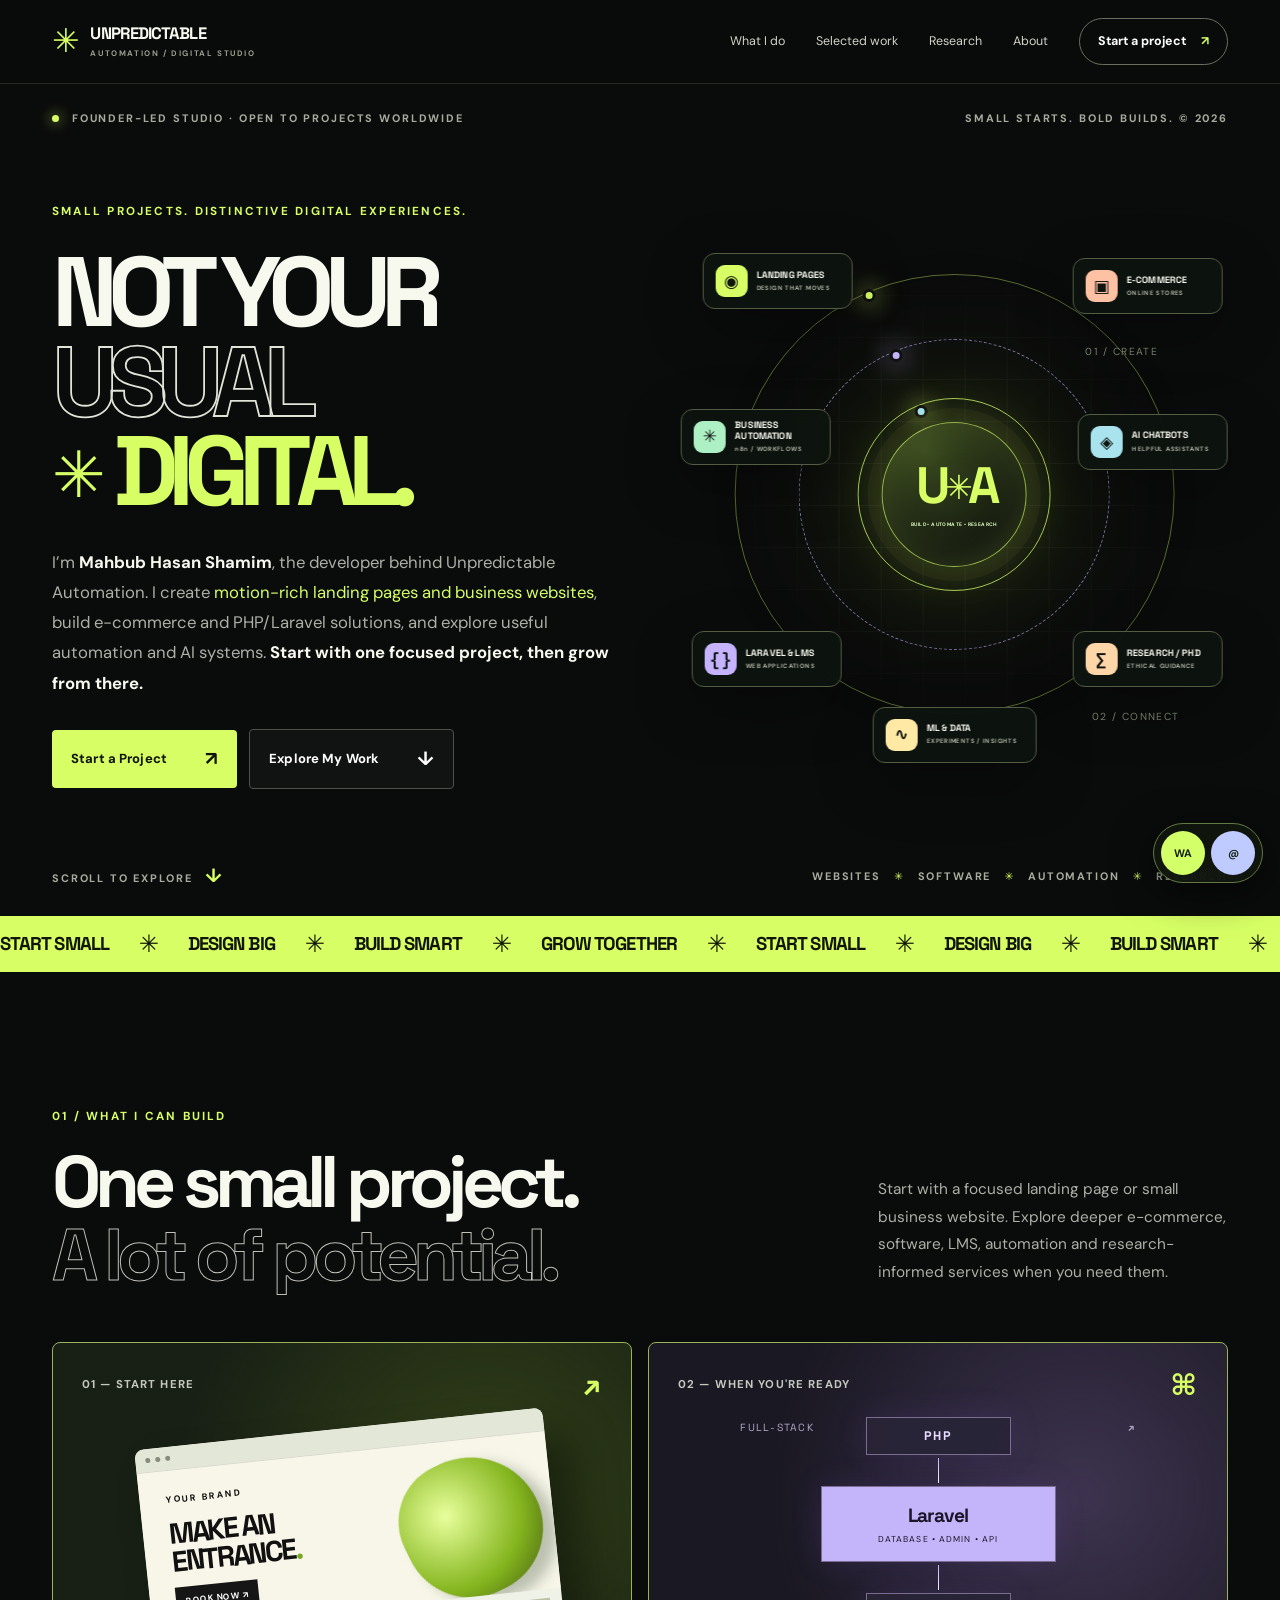
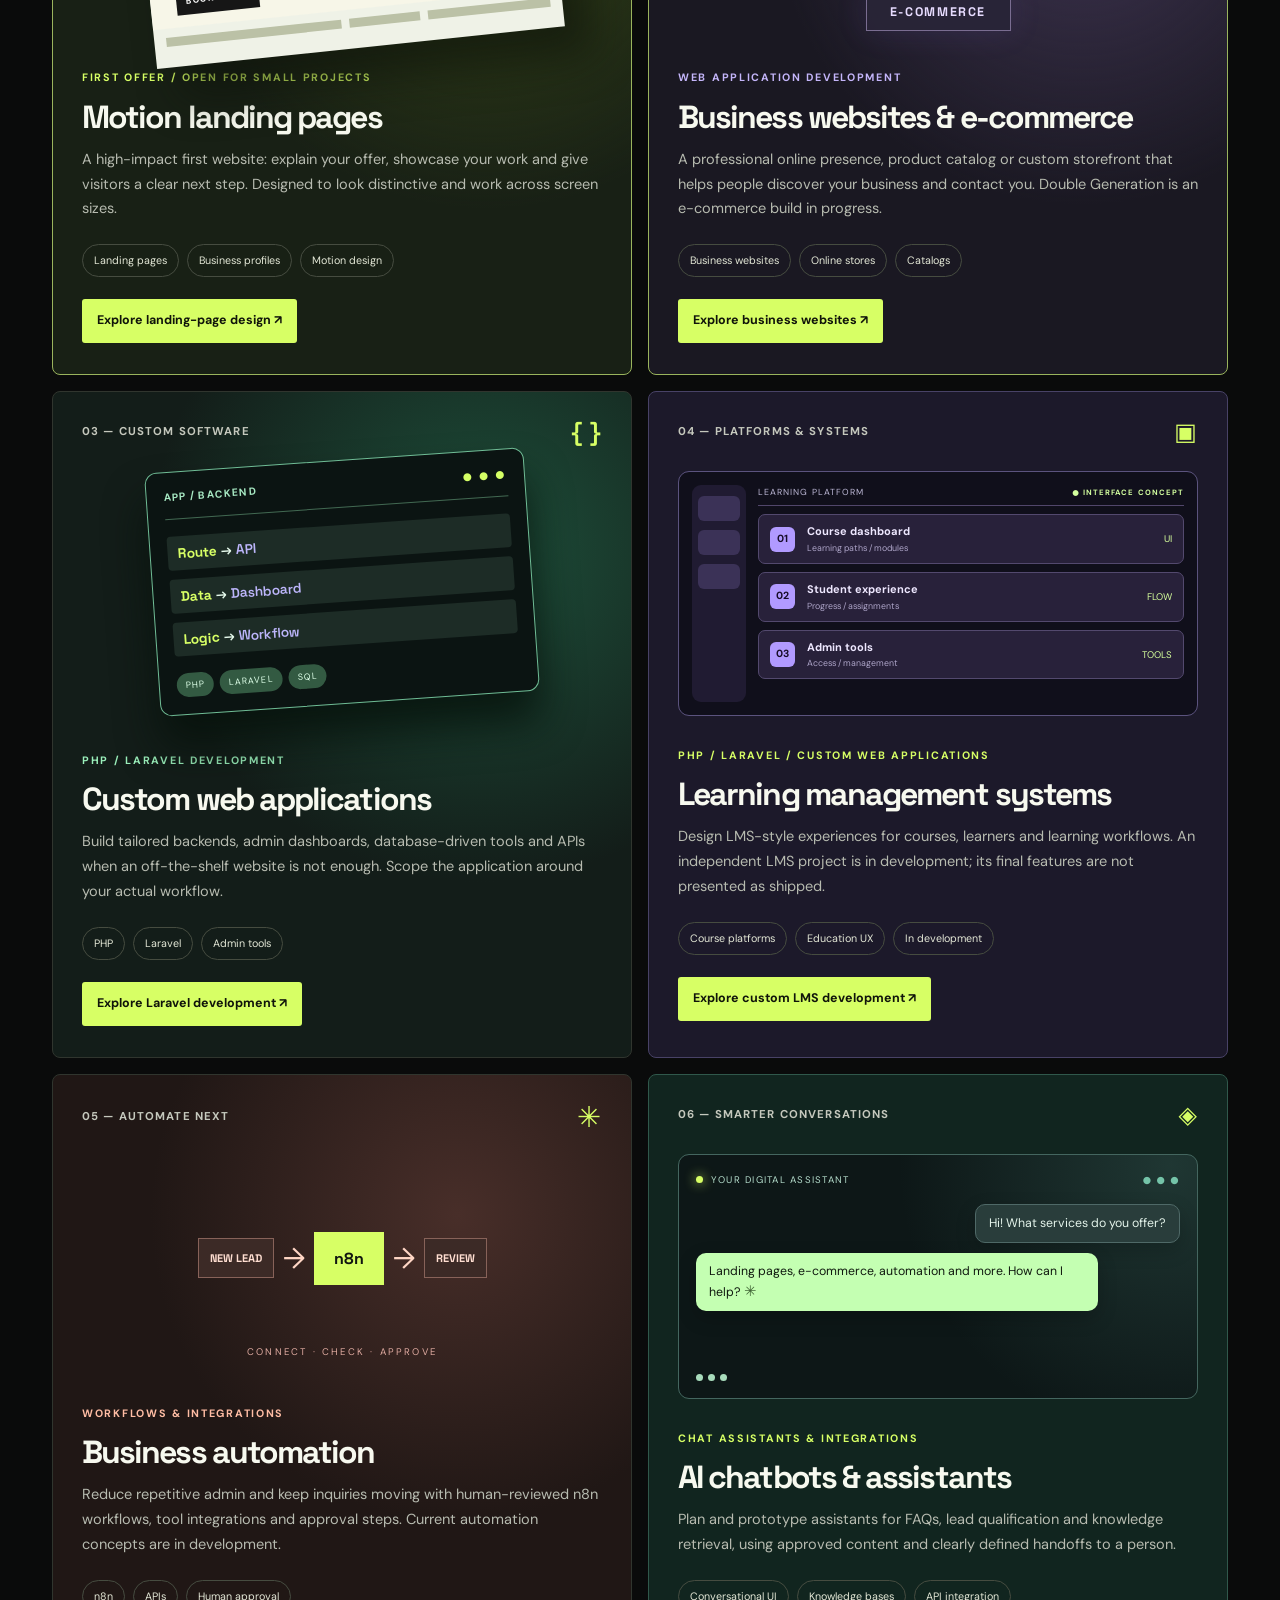
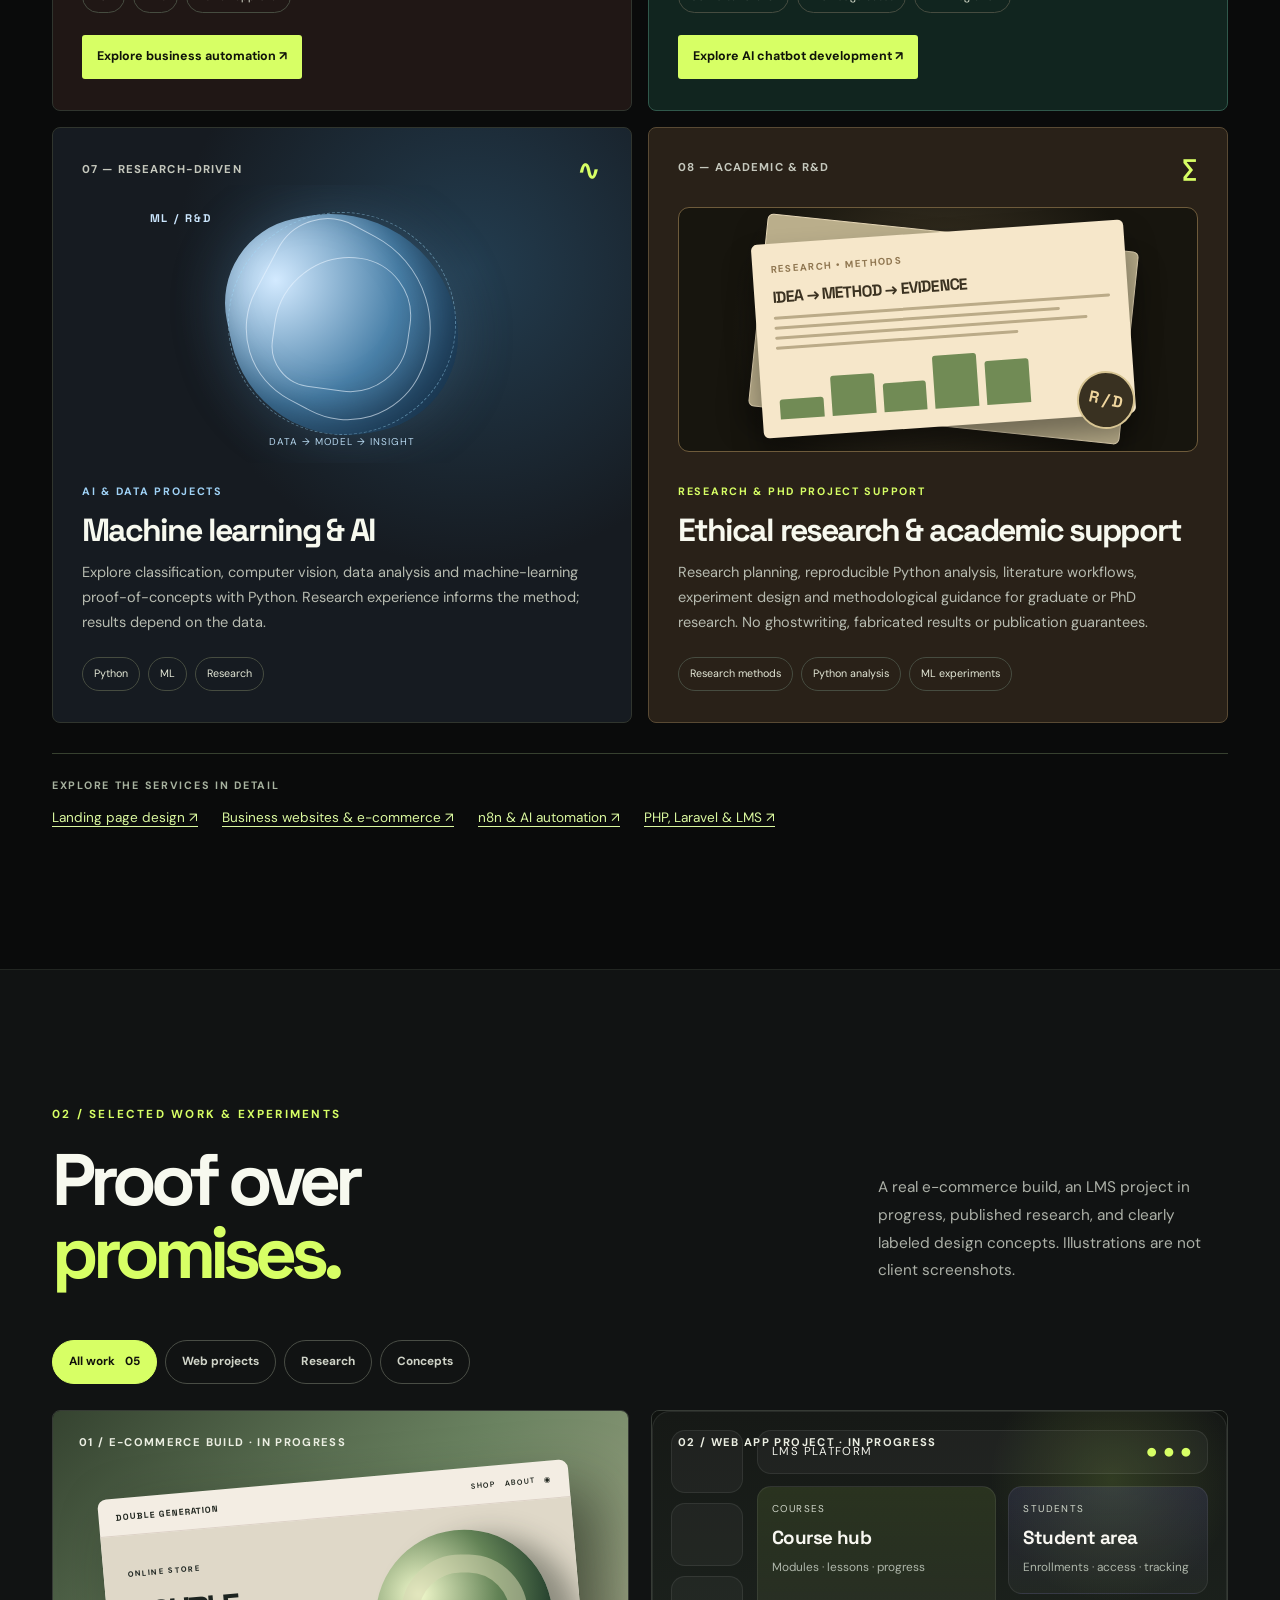
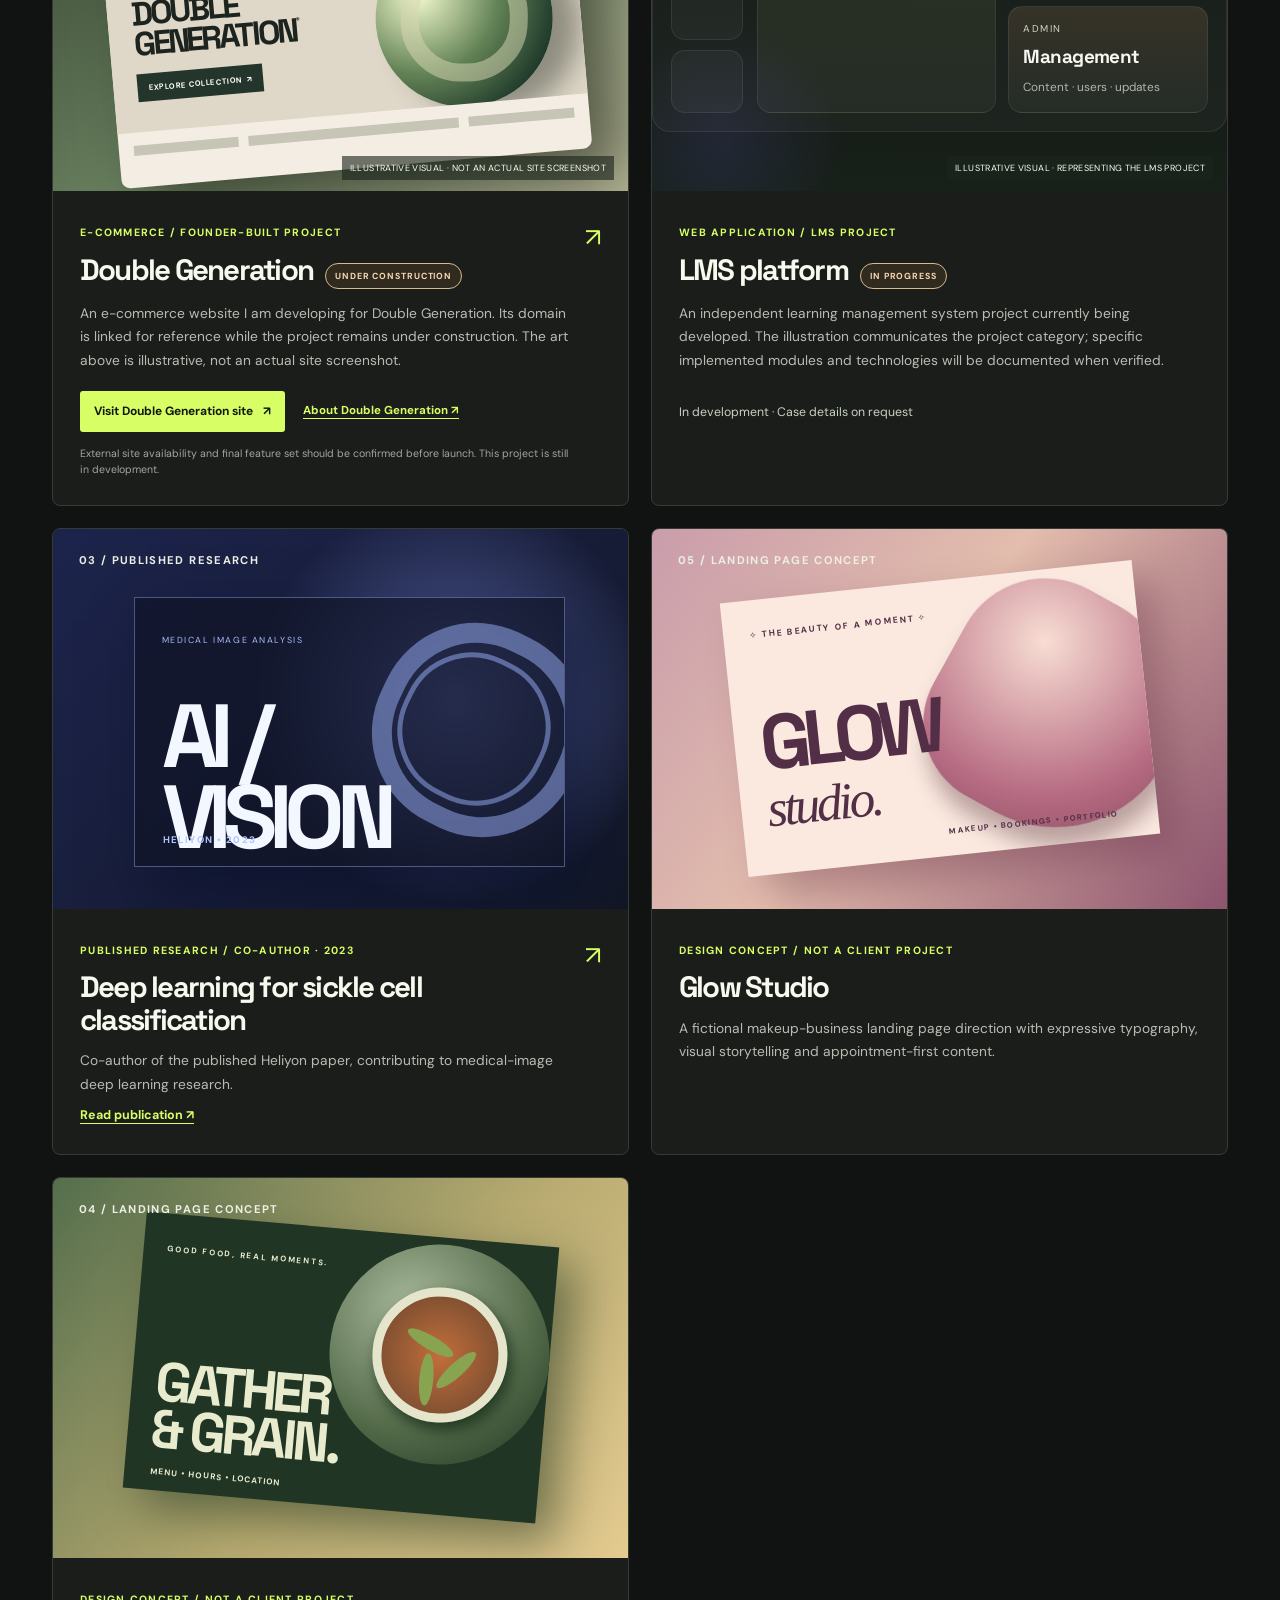
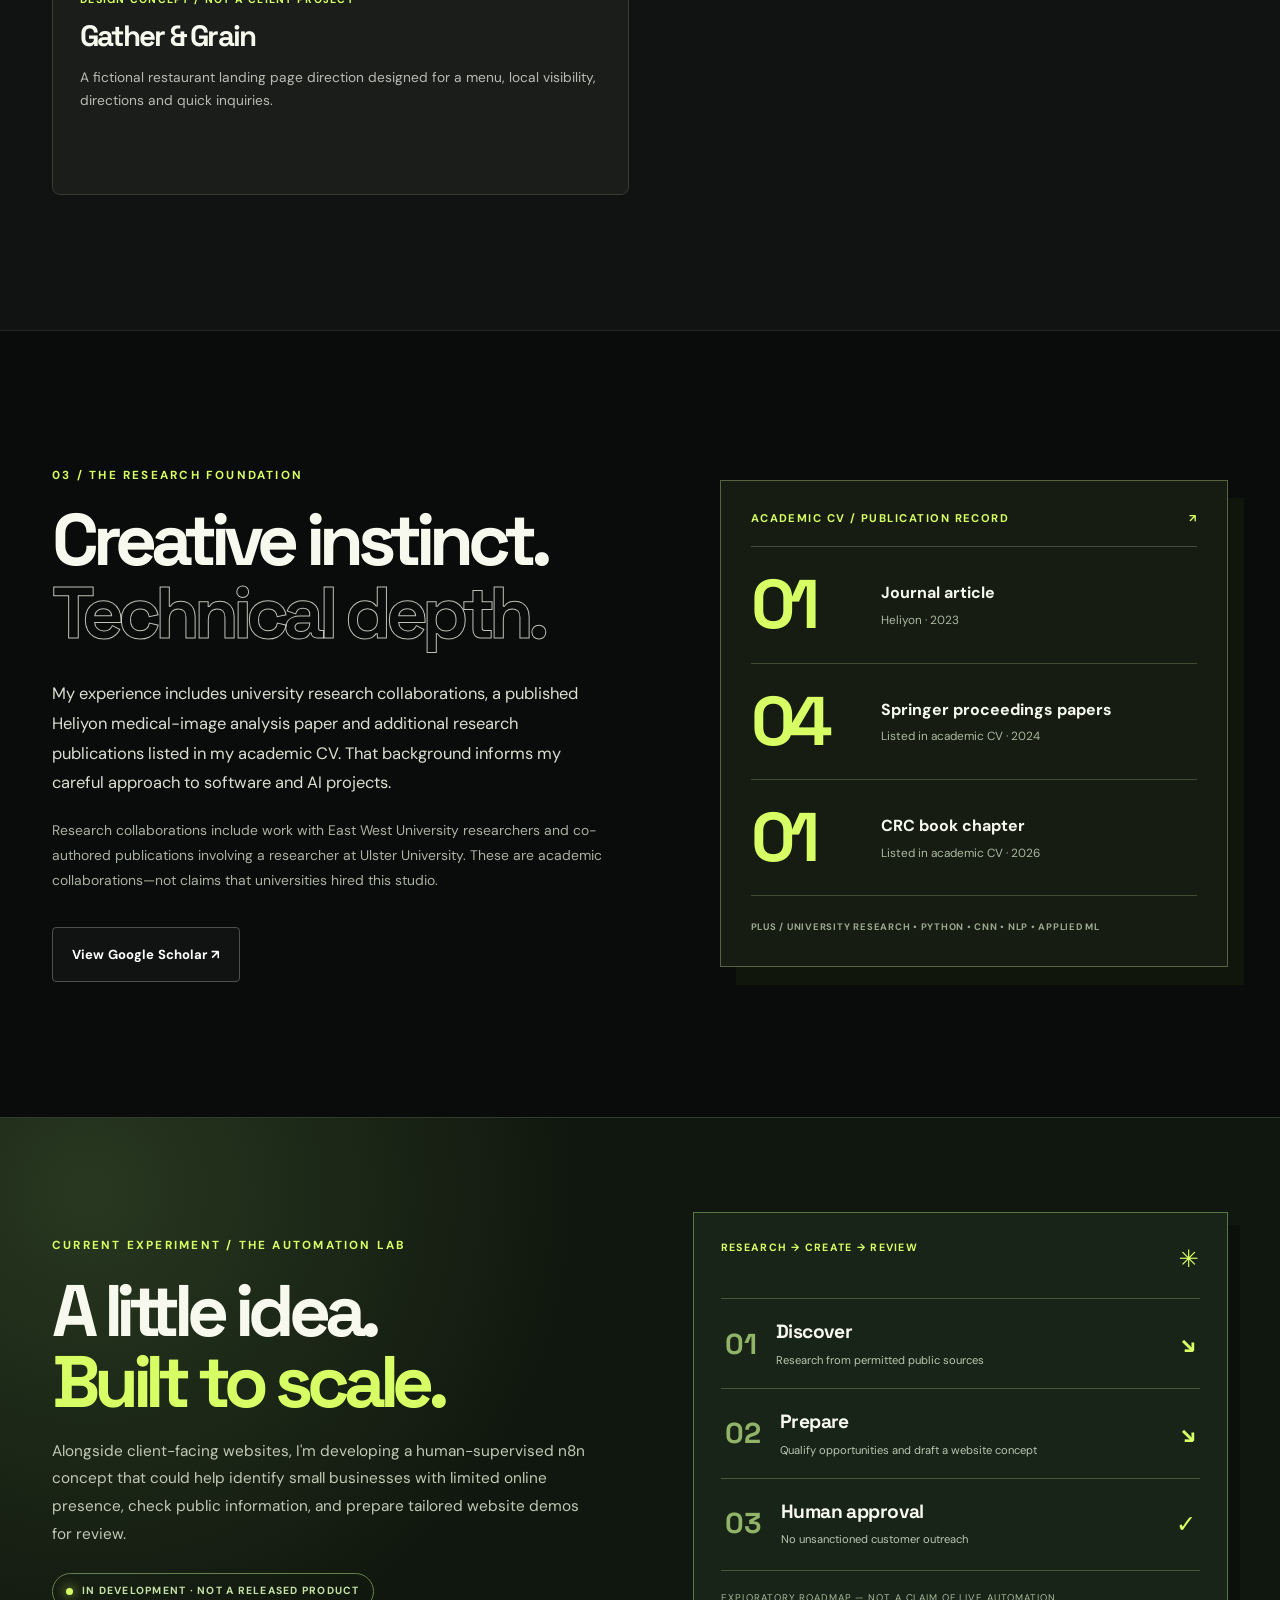
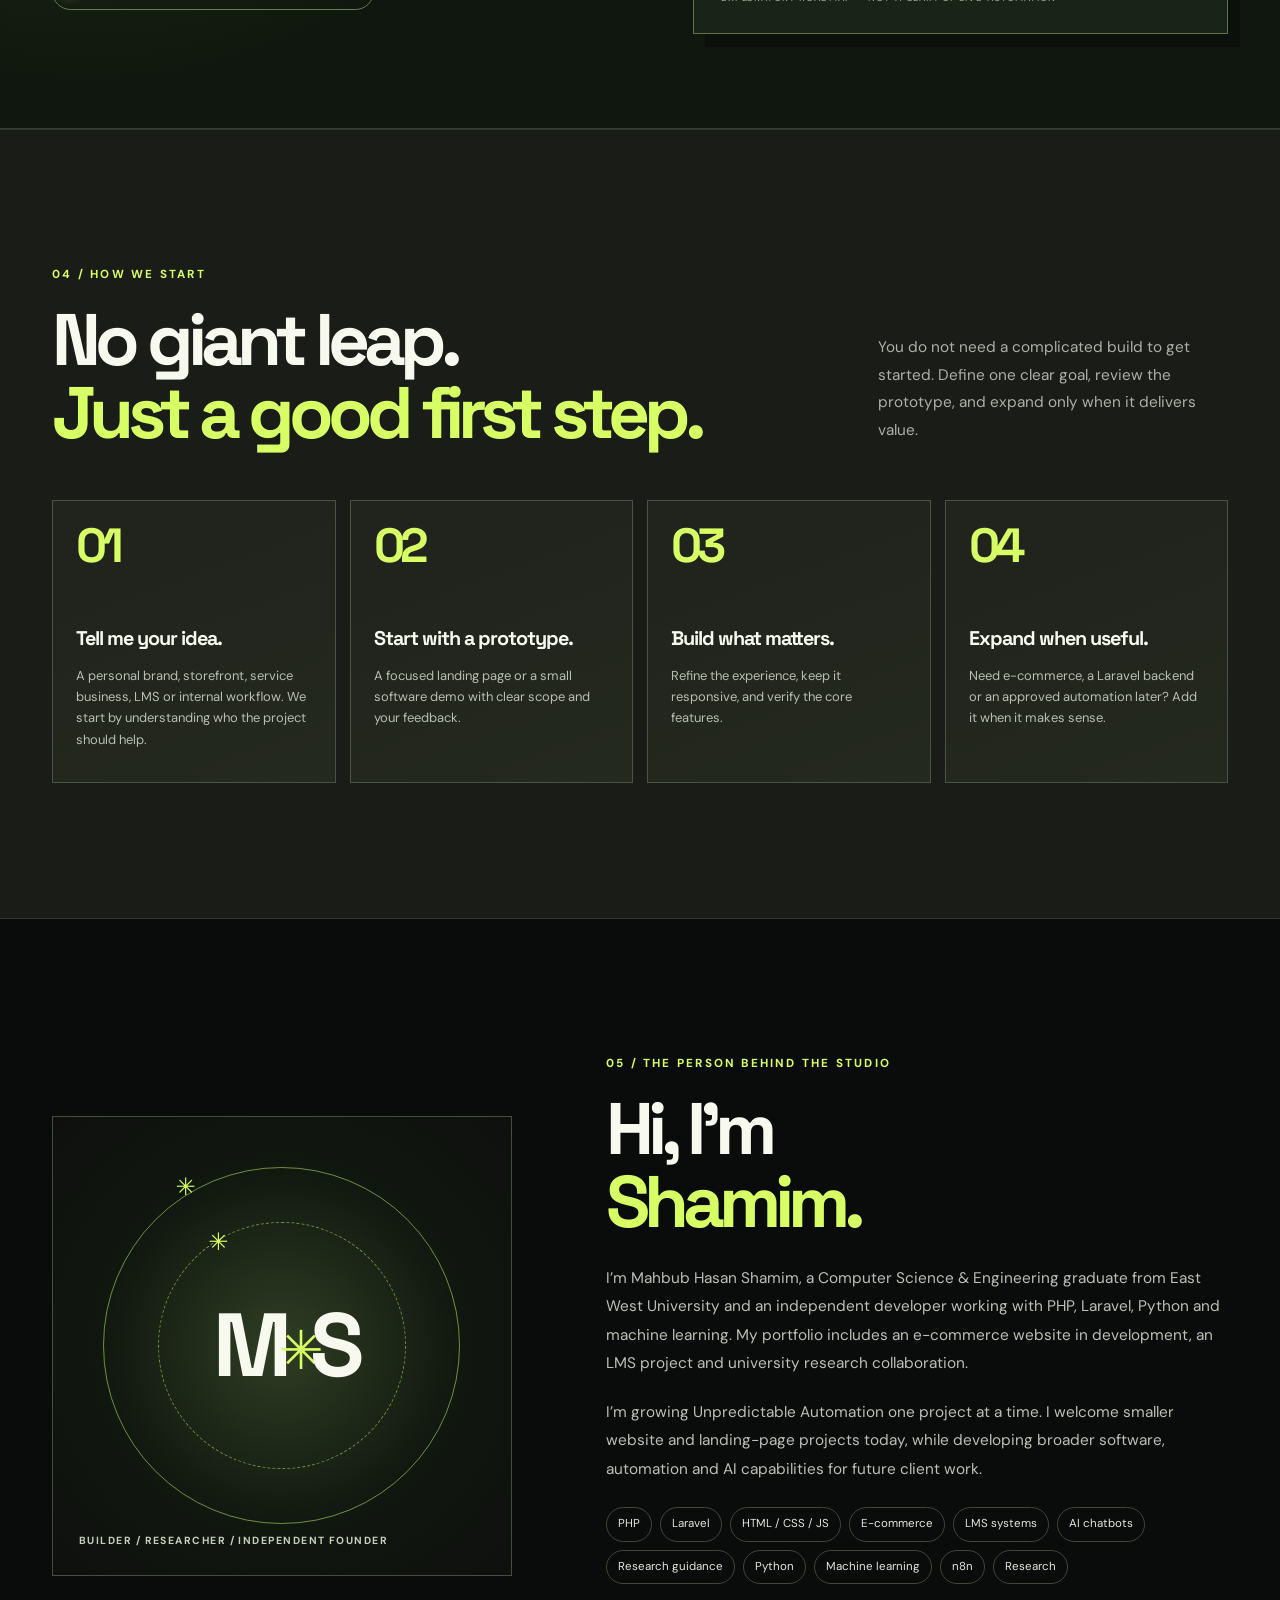
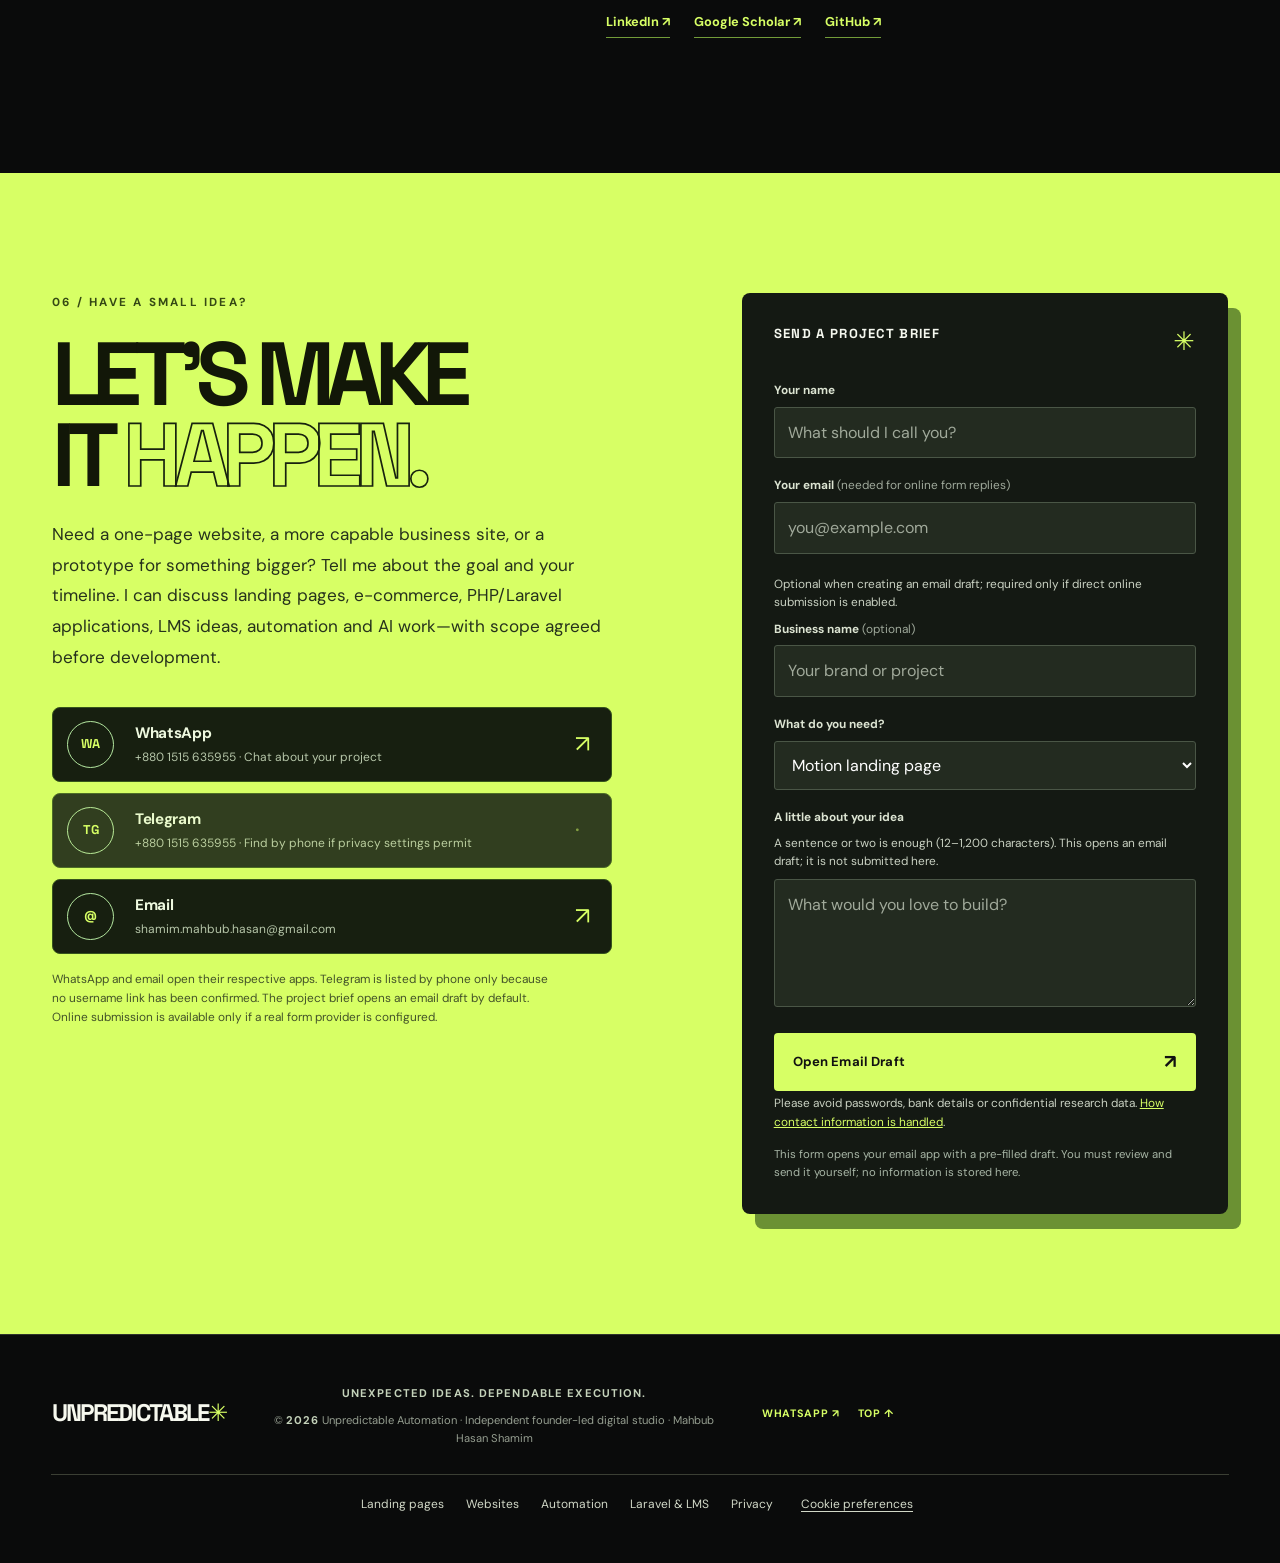
<file: index.html>
<!DOCTYPE html>
<html lang="en">
<head>
<meta charset="utf-8"/>
<meta content="width=device-width, initial-scale=1" name="viewport"/><link href="https://shamim98.com/" rel="canonical"/>
<meta content="#0a0b0b" name="theme-color"/>
<meta content="https://shamim98.com/" property="og:url"/>
<meta content="Founder-led web development studio for motion landing pages, small business websites, e-commerce, PHP/Laravel, LMS and practical automation. Explore the work and contact Shamim." name="description"/>
<meta content="website" property="og:type"/>
<meta content="Unpredictable Automation — Creative websites. Useful systems." property="og:title"/>
<meta content="Start with a standout landing page or business website. Explore e-commerce, PHP/Laravel, LMS, n8n automation, AI prototypes and research-informed work." property="og:description"/>
<title>Unpredictable Automation | Motion Websites, Web Apps &amp; AI</title>
<style>
:root{--bg:#0a0b0b;--panel:#121414;--panel2:#1a1b1b;--line:#353834;--text:#f7f9ef;--muted:#acb0a7;--lime:#d7ff65;--purple:#c4b5fa;--peach:#ffbda4;--blue:#a0d3f7;--font:'DM Sans',Arial,sans-serif;--display:'Space Grotesk','Arial Black',Arial,sans-serif}
*{box-sizing:border-box}html{scroll-behavior:smooth;scroll-padding-top:82px}body{margin:0;background:var(--bg);color:var(--text);font:400 16px/1.6 var(--font);overflow-x:hidden}button,input,select,textarea{font:inherit}a{color:inherit;text-decoration:none}button{cursor:pointer}button,a,input,select,textarea{-webkit-tap-highlight-color:transparent}a:focus-visible,button:focus-visible,input:focus-visible,select:focus-visible,textarea:focus-visible{outline:2px solid var(--lime);outline-offset:4px}::selection{background:var(--lime);color:var(--bg)}p,h1,h2,h3,h4{margin:0}h1,h2,h3,.brand,.footer-brand{font-family:var(--display)}button{border:0}.frame{width:min(1440px,calc(100% - 104px));margin-inline:auto}.skip-link{position:fixed;top:-80px;left:10px;padding:12px;z-index:1000;background:var(--lime);color:#101010}.skip-link:focus{top:10px}.progress-bar{position:fixed;z-index:110;top:0;left:0;width:0;height:3px;background:var(--lime)}.cursor-glow{position:fixed;z-index:0;width:460px;height:460px;left:0;top:0;transform:translate(-999px,-999px);background:radial-gradient(circle,rgba(215,255,101,.075),transparent 64%);border-radius:50%;pointer-events:none}
.site-header{height:84px;position:relative;z-index:80;border-bottom:1px solid #262a25;background:rgba(10,11,11,.95);backdrop-filter:blur(16px)}.nav-shell{height:100%;display:flex;align-items:center;justify-content:space-between;gap:40px}.brand{display:flex;align-items:center;gap:11px;min-width:0}.brand-sigil{color:var(--lime);font-size:2.05rem;line-height:1;display:inline-block;animation:brandRotate 14s linear infinite}.brand-words{font-size:1.04rem;letter-spacing:-.055em;line-height:1;font-weight:700}.brand-words small{font-size:.5rem;letter-spacing:.2em;font-family:var(--font);font-weight:700;color:#989f8e;display:block;margin-top:7px}.navigation{display:flex;align-items:center;gap:31px}.navigation>a{font-size:.78rem;color:#d1d3c9;transition:color .2s}.navigation>a:hover{color:var(--lime)}.navigation>a.nav-cta{border:1px solid #69715e;border-radius:100px;padding:13px 18px;color:#fff;font-weight:700;white-space:nowrap}.nav-cta span{color:var(--lime);margin-left:12px}.menu-toggle{display:none}
.hero{min-height:735px;position:relative;padding-top:26px;isolation:isolate}.hero-topline,.hero-bottomline{display:flex;justify-content:space-between;gap:20px;align-items:center;color:#a8ac9d;font-size:.68rem;letter-spacing:.17em;font-weight:700}.hero-topline .status-dot{display:inline-block;background:var(--lime);width:7px;height:7px;border-radius:50%;box-shadow:0 0 14px var(--lime);margin-right:8px;animation:blink 2.2s ease-in-out infinite}.hero-layout{display:grid;grid-template-columns:minmax(0,1.08fr) minmax(0,.92fr);align-items:center;gap:10px;min-height:630px}.hero-content{position:relative;z-index:4;padding:75px 0 72px}.overline,.eyebrow{font-size:.73rem;letter-spacing:.19em;font-weight:700;color:var(--lime)}.hero-title{font-size:clamp(4.8rem,7.7vw,8.2rem);line-height:.91;letter-spacing:-.105em;margin:27px 0 30px;font-weight:700;max-width:850px}.hero-title .line{display:block;white-space:nowrap}.hero-title .ink-outline{color:transparent;-webkit-text-stroke:1.8px #e0e4d7}.lime-text{color:var(--lime)}.flip-word{font-size:.65em;letter-spacing:-.12em;display:inline-block;vertical-align:14%;color:var(--lime);animation:brandRotate 18s linear infinite}.hero-description{font-size:1.045rem;line-height:1.8;color:var(--muted);max-width:575px}.hero-description strong{color:var(--text)}.hero-description em{font-style:normal;color:var(--lime)}.hero-actions{display:flex;align-items:center;gap:12px;flex-wrap:wrap;margin-top:31px}.button{display:inline-flex;justify-content:space-between;align-items:center;gap:38px;min-height:55px;padding:14px 19px;border-radius:4px;font-size:.82rem;font-weight:700;letter-spacing:.01em;transition:transform .24s ease,border-color .24s,background .24s}.button:hover{transform:translateY(-4px)}.button span{font-size:1.2rem}.button-lime{background:var(--lime);color:#10140a}.button-lime:hover{background:#e8ff9d}.button-ghost{background:#111312;color:#fff;border:1px solid #4d514b}.button-ghost:hover{border-color:var(--lime)}.hero-bottomline{padding-bottom:24px}.hero-bottomline b{color:var(--lime);padding:0 8px}.down-symbol{display:inline-block;color:var(--lime);font-size:1.2rem;margin-left:8px;animation:bob 1.8s ease-in-out infinite}
.hero-stage{position:relative;aspect-ratio:1/1;max-width:680px;width:100%;justify-self:center;transform:translateX(-1%)}.stage-glow{position:absolute;inset:8%;background:radial-gradient(circle,rgba(106,144,37,.25),rgba(37,42,18,.09) 48%,transparent 70%);border-radius:50%;filter:blur(20px);animation:glowPulse 5s ease-in-out infinite}.stage-grid{position:absolute;inset:5%;opacity:.33;background-image:linear-gradient(#3b4330 1px,transparent 1px),linear-gradient(90deg,#3b4330 1px,transparent 1px);background-size:42px 42px;mask-image:radial-gradient(circle,black 12%,transparent 70%)}.orbit{position:absolute;inset:9%;border-radius:50%;border:1px solid rgba(215,255,101,.39);animation:spin 28s linear infinite}.orbit i{position:absolute;top:3%;left:29%;display:block;width:13px;height:13px;border:3px solid #111;background:var(--lime);border-radius:50%;box-shadow:0 0 25px var(--lime)}.orbit-two{inset:21%;border-color:rgba(198,183,255,.6);border-style:dashed;animation-direction:reverse;animation-duration:23s}.orbit-two i{background:var(--purple);box-shadow:0 0 27px var(--purple)}.orbit-three{inset:32%;border:1px solid rgba(215,255,101,.75);animation-duration:19s}.orbit-three i{background:#a3e2ec}.stage-core{position:absolute;inset:37.5%;border-radius:50%;display:flex;align-items:center;justify-content:center;flex-direction:column;background:radial-gradient(circle at 30% 20%,#3a4a1f,#151a10 68%);border:1px solid rgba(215,255,101,.65);box-shadow:0 0 0 14px rgba(215,255,101,.045),inset 0 0 40px rgba(215,255,101,.14),0 0 60px rgba(215,255,101,.14)}.stage-core>span{font:700 clamp(2rem,4vw,4rem)/1 var(--display);letter-spacing:-.14em;color:var(--lime)}.core-star{font-size:.65em;margin:0 .08em;vertical-align:12%;animation:brandRotate 10s linear infinite;display:inline-block}.stage-core small{font-size:.38rem;letter-spacing:.15em;white-space:nowrap;font-weight:700;margin-top:10px;color:#e0ffc1}.stage-chip{display:flex;align-items:center;gap:12px;background:rgba(18,21,17,.97);border:1px solid #535d43;border-radius:12px;padding:12px 15px;position:absolute;z-index:4;min-width:180px;box-shadow:0 18px 60px rgba(0,0,0,.33);animation:float 5s ease-in-out infinite;font-family:var(--display);font-size:.69rem;font-weight:700;letter-spacing:.03em}.chip-icon{border-radius:8px;background:var(--lime);color:#101510;font-size:1.1rem;min-width:36px;height:36px;display:grid;place-items:center}.stage-chip small{font-size:.48rem;letter-spacing:.06em;color:#acb2a2;display:block;font-family:var(--font);margin-top:4px}.chip-landing{top:16%;left:0}.chip-code{top:40%;right:-3%;animation-delay:-2s}.chip-code .chip-icon{background:var(--purple)}.chip-ai{bottom:13%;left:4%;animation-delay:-3s}.chip-ai .chip-icon{background:#a3e2ec}.stage-coord{position:absolute;color:#7f8b70;font-size:.64rem;letter-spacing:.14em}.stage-coord-one{right:12%;top:17%}.stage-coord-two{right:10%;bottom:12%}
.marquee{background:var(--lime);color:#111509;overflow:hidden;padding:16px 0;position:relative;z-index:2;transform:none}.marquee-track{width:max-content;display:flex;align-items:center;gap:30px;font:700 1.16rem/1 var(--display);letter-spacing:-.05em;animation:marquee 30s linear infinite}.marquee-track span{white-space:nowrap}.marquee-track b{font-size:1.5rem}
.section{padding:135px 0}.section-heading{margin-bottom:50px}.heading-flex{display:flex;justify-content:space-between;gap:35px;align-items:end}.section h2{font-size:clamp(3rem,5.7vw,6rem);line-height:1;letter-spacing:-.082em;margin-top:20px;font-weight:700}.heading-flex>p{max-width:350px;font-size:.96rem;color:var(--muted);line-height:1.8;padding-bottom:5px}.outline-word{color:transparent;-webkit-text-stroke:1px rgba(243,244,235,.78)}.service-grid{display:grid;grid-template-columns:repeat(2,minmax(0,1fr));gap:16px}.service-card{background:#171919;border:1px solid #30352e;border-radius:8px;min-height:560px;padding:28px 29px 31px;position:relative;overflow:hidden;display:flex;flex-direction:column;transition:transform .32s,border-color .32s}.service-card:hover{transform:translateY(-6px);border-color:#818c6b}.service-top{display:flex;justify-content:space-between;align-items:center;font-size:.71rem;letter-spacing:.1em;font-weight:700;color:#c5c8bd}.service-symbol{font:700 1.8rem/1 var(--display);color:var(--lime)}.service-label{color:var(--lime);font-weight:700;font-size:.67rem;letter-spacing:.16em}.service-card h3{font:700 clamp(1.8rem,2.5vw,2.7rem)/1.1 var(--display);letter-spacing:-.06em;margin:13px 0 13px}.service-card p{color:#b7bbb0;font-size:.91rem;line-height:1.7;max-width:520px}.service-tags{display:flex;gap:8px;flex-wrap:wrap;margin-top:22px}.service-tags span{font-size:.67rem;padding:7px 11px;border:1px solid #464c40;border-radius:50px;color:#e3e7d6}.starter{background:radial-gradient(circle at 75% 25%,#344218 0,transparent 48%),#182015}.lavender{background:radial-gradient(circle at 75% 24%,#3d334f 0,transparent 48%),#1a1822}.peach{background:radial-gradient(circle at 70% 22%,#482e29 0,transparent 48%),#201715}.blue{background:radial-gradient(circle at 72% 24%,#233d50 0,transparent 48%),#161b21}.starter-art,.mini-diagram,.pipeline-illustration,.ml-visual{height:280px;flex:1;min-height:250px;position:relative;display:grid;place-items:center;margin:0 0 20px}.landing-frame{width:min(410px,83%);height:220px;transform:rotate(-6deg) translate(6px,15px);background:#eff2e7;border-radius:9px 9px 0 0;box-shadow:25px 30px 40px #0e130a99;overflow:hidden;transition:transform .4s}.starter:hover .landing-frame{transform:rotate(-1deg) translate(0,8px)}.landing-dots{height:24px;border-bottom:1px solid #ddd9d0;background:#e3e7d8;display:flex;align-items:center;gap:5px;padding-left:10px}.landing-dots i{width:5px;height:5px;border-radius:50%;background:#888c7c}.landing-hero{background:#f7f6e8;color:#111;padding:22px 26px;height:157px;position:relative;overflow:hidden}.landing-hero:after{content:'';position:absolute;right:12px;top:17px;width:140px;height:140px;border-radius:45% 55% 50% 50%;background:radial-gradient(circle at 36% 35%,#e8ff9c,#83b41d 60%,#415514);filter:drop-shadow(10px 12px 7px #21371b47);transform:rotate(-20deg)}.landing-hero>span{font-size:.56rem;letter-spacing:.2em;font-weight:700;display:block}.landing-hero strong{font:700 1.8rem/.95 var(--display);letter-spacing:-.08em;display:block;margin-top:14px;position:relative;z-index:1}.landing-hero strong span{color:#77a821}.landing-hero em{font:700 .54rem var(--font);letter-spacing:.06em;background:#161616;color:#fefefe;padding:8px 10px;display:inline-block;font-style:normal;margin-top:12px;position:relative;z-index:1}.landing-lines{display:flex;gap:8px;padding:9px 12px}.landing-lines i{height:9px;background:#bbc1a6;flex:1}.landing-lines i:nth-child(2){flex:.4}.landing-lines i:nth-child(3){flex:.7}.mini-diagram{display:flex;flex-direction:column;justify-content:center;gap:3px}.diagram-top{position:absolute;top:22px;left:12%;right:12%;display:flex;justify-content:space-between;font:.65rem var(--display);color:#b1a5c9;letter-spacing:.12em}.diagram-node{padding:10px 20px;border:1px solid #7a6d91;background:rgba(41,36,55,.95);color:#e7dcff;font:700 .78rem var(--display);letter-spacing:.13em;min-width:145px;text-align:center;box-shadow:0 0 32px #8a61e624}.diagram-node.node-large{padding:16px 30px;min-width:235px;background:#c4b5fa;color:#1c1528;font-size:1.2rem;letter-spacing:-.04em}.diagram-node small{font:.54rem var(--font);display:block;margin-top:5px;letter-spacing:.13em}.diagram-line{width:1px;height:25px;background:#b5a2ef}.lavender .service-label{color:var(--purple)}.peach .service-label{color:var(--peach)}.blue .service-label{color:var(--blue)}.pipeline-illustration{display:flex;gap:9px;align-items:center;justify-content:center}.pipe-box{border:1px solid #876259;padding:12px 11px;background:#3c2a26;color:#ffded1;font:700 .69rem var(--display);white-space:nowrap}.pipe-box.pipe-green{background:var(--lime);color:#101510;border:0;padding:16px 20px;font-size:1rem}.pipeline-illustration i{color:#ffd6c5;font-style:normal;font-size:1.8rem}.pipe-caption{position:absolute;bottom:27px;font:.6rem var(--font);letter-spacing:.23em;color:#dfaaa0}.ml-visual{overflow:hidden;isolation:isolate}.ml-wave{width:225px;height:225px;border-radius:40% 60% 45% 55%;background:radial-gradient(circle at 25% 25%,#d3eaff,#4980a8 52%,#152f48);box-shadow:0 0 55px #588ab148,inset -14px -23px 40px #0e273d8c;transform:rotate(-12deg);animation:blob 7s ease-in-out infinite}.ml-wave:before,.ml-wave:after{content:'';position:absolute;inset:20px;border:1px solid #ecf6ff99;border-radius:35% 65% 50% 50%;transform:rotate(40deg)}.ml-wave:after{inset:45px;transform:rotate(-70deg)}.ml-label{position:absolute;z-index:1;top:26px;left:13%;font:700 .7rem var(--display);letter-spacing:.17em;color:#cce7ff}.ml-visual>span{position:absolute;z-index:1;bottom:15px;font:.62rem var(--font);letter-spacing:.1em;color:#b5d6ed}
.work-section{background:#111313;border-top:1px solid #222622;border-bottom:1px solid #222622}.filter-row{display:flex;gap:8px;flex-wrap:wrap;margin-bottom:26px}.filter-btn{font-size:.74rem;font-weight:700;padding:11px 16px;border:1px solid #494d45;color:#d0d4c8;background:transparent;border-radius:50px;transition:background .2s}.filter-btn:hover{border-color:var(--lime)}.filter-btn.active{background:var(--lime);border-color:var(--lime);color:#10110b}.filter-btn span{margin-left:7px}.project-grid{display:grid;grid-template-columns:repeat(2,minmax(0,1fr));gap:22px}.project{overflow:hidden;border-radius:8px;background:#1b1d1b;border:1px solid #363b35;transition:border-color .3s,transform .3s}.project:hover{transform:translateY(-5px);border-color:#7e8c5a}.project[hidden]{display:none!important}.project-art{height:380px;overflow:hidden;position:relative}.case-index{position:absolute;top:24px;left:26px;z-index:5;font:.7rem var(--font);font-weight:700;letter-spacing:.12em;color:#ecefe3}.commerce-art{background:linear-gradient(135deg,#354330 0%,#6b8361 48%,#b5b596 100%)}.store-stack{position:absolute;left:10%;top:18%;width:82%;height:90%;transform:rotate(-5deg);transition:transform .4s}.project-commerce:hover .store-stack{transform:rotate(-1deg) translateY(-10px)}.store-window{background:#f3ede3;height:290px;box-shadow:25px 30px 60px #171a1290;border-radius:9px;overflow:hidden}.store-nav{height:38px;border-bottom:1px solid #ddd2c7;display:flex;justify-content:space-between;align-items:center;padding:0 17px;color:#1f251e;font:700 .54rem var(--display);letter-spacing:.12em}.store-nav span:last-child{font-family:var(--font);font-weight:600;font-size:.47rem}.store-hero{display:grid;grid-template-columns:1.05fr .95fr;height:197px;background:#dfd8c8;color:#1d2420;padding:23px 0 8px 24px;overflow:hidden}.store-hero span{font:700 .48rem var(--font);letter-spacing:.18em}.store-hero strong{font:700 clamp(1.65rem,2.6vw,2.6rem)/.92 var(--display);letter-spacing:-.09em;display:block;margin-top:15px}.store-hero strong span{font-size:.5rem;vertical-align:top;letter-spacing:0}.store-hero i{display:inline-block;background:#24362b;color:#fff;padding:9px 11px;font:700 .48rem var(--font);letter-spacing:.05em;margin-top:14px}.store-object{position:relative}.store-sphere{position:absolute;width:177px;height:177px;left:4%;top:0;border-radius:50%;background:radial-gradient(circle at 34% 26%,#eff7ca 1%,#638356 45%,#1d3829 80%);box-shadow:20px 20px 28px #1d241b6b;transform:rotate(-24deg)}.store-sphere:after{content:'';position:absolute;inset:14%;border:18px solid #d7d7b385;border-radius:47%;transform:rotate(30deg)}.store-bottom{display:flex;gap:10px;padding:13px 15px}.store-bottom i{height:10px;background:#c6c5b6;flex:1}.store-bottom i:nth-child(2){flex:2}.art-note{position:absolute;right:14px;bottom:11px;font-size:.56rem;color:#f7fff0;background:#1b251d9d;padding:5px 8px;letter-spacing:.04em}.paper-art{background:radial-gradient(circle at 70% 45%,#5562a1,transparent 45%),linear-gradient(135deg,#1d244c,#121727)}.research-panel{width:75%;height:270px;position:absolute;left:14%;top:18%;border:1px solid #8797da80;background:rgba(16,20,38,.68);backdrop-filter:blur(4px);overflow:hidden;padding:27px;box-shadow:14px 24px 50px #09102c8e}.research-panel>span{font:.55rem var(--font);letter-spacing:.18em;color:#a9bbf4}.research-panel strong{position:relative;z-index:1;display:block;font:700 clamp(4rem,7vw,7rem)/.9 var(--display);letter-spacing:-.095em;color:#f3f7ff;margin-top:45px}.research-panel em{position:absolute;bottom:20px;left:28px;z-index:2;font:700 .6rem var(--font);letter-spacing:.15em;color:#adc4ff}.research-ring{position:absolute;width:210px;height:210px;right:-20px;top:27px;border-radius:47%;border:20px solid #a0b5ff7b;transform:rotate(26deg);animation:spin 24s linear infinite}.research-ring.ring-b{width:150px;height:150px;top:56px;right:15px;border-width:5px;animation-direction:reverse}.concept-art{display:grid;place-items:center}.beauty-art{background:linear-gradient(125deg,#c99dab,#e3bdad 45%,#8d546e)}.beauty-editorial{position:relative;width:72%;height:275px;background:#fbe9df;color:#522f47;padding:20px 26px;box-shadow:20px 20px 38px #68354a66;transform:rotate(-6deg);transition:transform .4s;overflow:hidden}.project-beauty:hover .beauty-editorial{transform:rotate(-1deg) translateY(-4px)}.beauty-editorial>span{font:700 .54rem var(--font);letter-spacing:.2em;position:relative;z-index:2}.beauty-editorial strong{font:700 clamp(4rem,6vw,6rem)/.75 var(--display);letter-spacing:-.11em;display:block;position:absolute;z-index:2;bottom:45px}.beauty-editorial strong i{font-family:Georgia,serif;font-size:.67em;font-weight:400;letter-spacing:-.07em}.beauty-editorial em{font:700 .49rem var(--font);letter-spacing:.17em;position:absolute;bottom:20px;z-index:2}.beauty-blush{position:absolute;width:240px;height:240px;border-radius:44% 56% 60% 40%;top:20px;right:-30px;background:radial-gradient(circle at 32% 28%,#f8ddd3,#b66b82 65%,#84495d);transform:rotate(35deg);filter:drop-shadow(13px 15px 11px #643f476e)}.food-art{background:linear-gradient(130deg,#546e4c,#b7aa70 55%,#e4cb90)}.food-editorial{width:72%;height:277px;padding:20px 24px;background:#213524;color:#e8ebcd;position:relative;transform:rotate(5deg);box-shadow:20px 18px 48px #24372290;transition:transform .4s;overflow:hidden}.project-food:hover .food-editorial{transform:rotate(1deg) translateY(-5px)}.food-editorial>span{font:700 .5rem var(--font);letter-spacing:.22em}.food-editorial strong{position:absolute;z-index:2;bottom:38px;left:24px;font:700 clamp(3rem,4.3vw,4.2rem)/.85 var(--display);letter-spacing:-.08em}.food-editorial em{font:700 .52rem var(--font);letter-spacing:.13em;position:absolute;bottom:13px;left:26px}.food-circle{position:absolute;width:220px;height:220px;border-radius:50%;right:0;top:7px;background:radial-gradient(circle at 35% 30%,#a8b99b,#526948 60%,#1c3020);display:grid;place-items:center}.food-plate{width:135px;height:135px;border:9px solid #e4e5cb;border-radius:50%;background:radial-gradient(circle,#c36e3b,#69462e);position:relative;box-shadow:5px 8px 15px #233923}.food-plate i{position:absolute;width:52px;height:14px;background:#89a451;border-radius:100%;transform:rotate(25deg);left:22px;top:40px}.food-plate i:nth-child(2){left:50px;top:65px;transform:rotate(-47deg)}.food-plate i:nth-child(3){left:21px;top:77px;transform:rotate(90deg)}.project-info{display:flex;justify-content:space-between;gap:10px;min-height:236px;padding:27px}.project-meta{font-size:.66rem;letter-spacing:.12em;font-weight:700;color:var(--lime)}.project-info h3{font-size:clamp(1.45rem,2.3vw,2.1rem);letter-spacing:-.06em;line-height:1.1;margin:10px 0 13px}.project-info p{color:#b8bdb3;font-size:.86rem;line-height:1.7;max-width:550px}.project-arrow{font-size:1.6rem;color:var(--lime)}.text-link{display:inline-block;color:var(--lime);font-size:.78rem;font-weight:700;margin-top:10px;text-decoration:underline;text-underline-offset:4px}
.research-layout{display:grid;grid-template-columns:minmax(0,1.05fr) minmax(0,.95fr);gap:9%;align-items:center}.research-lead{color:#dadfd1;font-size:1.03rem;line-height:1.8;margin-top:29px;max-width:600px}.research-small{font-size:.87rem;color:#aab2a4;line-height:1.8;margin-top:20px;max-width:600px}.research-cta{margin-top:34px}.research-evidence{border:1px solid #586344;background:#161c12;padding:30px;box-shadow:16px 18px 0 #11160d}.evidence-top{font:.7rem var(--font);font-weight:700;letter-spacing:.13em;color:var(--lime);display:flex;justify-content:space-between;gap:20px;padding-bottom:21px;border-bottom:1px solid #444c3b}.evidence-stat{display:grid;grid-template-columns:110px 1fr;gap:20px;padding:25px 0;border-bottom:1px solid #414c37;align-items:center}.evidence-stat strong{font:700 4.3rem/.95 var(--display);letter-spacing:-.09em;color:var(--lime)}.evidence-stat b{font-size:1rem;display:block}.evidence-stat span{font-size:.74rem;display:block;margin-top:5px;color:#aab9a1}.evidence-foot{font-size:.59rem;letter-spacing:.08em;color:#9ba992;font-weight:700;margin-top:23px;line-height:1.8}
.process-section{background:#191c17;border-top:1px solid #2e352b;border-bottom:1px solid #2e352b}.process-grid{display:grid;grid-template-columns:repeat(4,1fr);gap:14px}.process-item{min-height:255px;border:1px solid #4a5443;padding:23px 23px 32px;position:relative;background:#20241d;transition:background .3s}.process-item:hover{background:#273020}.process-item>span{display:block;font:700 3rem/.9 var(--display);letter-spacing:-.1em;color:var(--lime);margin-bottom:56px}.process-item h3{font-size:1.24rem;letter-spacing:-.05em;margin-bottom:10px}.process-item p{font-size:.81rem;line-height:1.65;color:#b8beb1}
.about-layout{display:grid;grid-template-columns:minmax(0,.85fr) minmax(0,1.15fr);gap:8%;align-items:center}.about-graphic{aspect-ratio:1;max-width:530px;width:100%;border:1px solid #425038;background:radial-gradient(circle,#303e24 0%,#10170f 56%,#0f100e 100%);position:relative;display:grid;place-items:center;overflow:hidden}.graphic-ring{position:absolute;inset:11%;border:1px solid #9ccb56aa;border-radius:50%;animation:spin 25s linear infinite}.graphic-ring:before{content:'✳';position:absolute;color:var(--lime);font-size:1.5rem;top:0;left:20%}.graphic-ring-2{inset:23%;border-style:dashed;animation-direction:reverse;animation-duration:18s}.about-monogram{font:700 clamp(4rem,7vw,8rem)/1 var(--display);letter-spacing:-.15em;position:relative;z-index:2}.about-monogram span{color:var(--lime);font-size:.6em;vertical-align:13%;display:inline-block;animation:brandRotate 16s linear infinite}.about-caption{position:absolute;bottom:25px;left:26px;font-size:.65rem;letter-spacing:.14em;color:#c6d0b9;font-weight:700}.about-copy h2{margin-bottom:25px}.about-copy p:not(.eyebrow){color:#bac0b6;font-size:.96rem;line-height:1.86;margin-bottom:20px}.about-copy strong{color:#f0f4e7}.tech-stack{display:flex;gap:8px;flex-wrap:wrap;margin:24px 0 28px}.tech-stack span{font-size:.72rem;color:#e3e7dd;border:1px solid #40483a;border-radius:100px;padding:7px 11px}.about-links{display:flex;gap:24px;flex-wrap:wrap}.about-links a{font-size:.8rem;font-weight:700;color:var(--lime);border-bottom:1px solid #729c39;padding-bottom:4px}
.contact-section{background:var(--lime);color:#121708;padding:120px 0}.contact-layout{display:grid;grid-template-columns:1fr minmax(0,.85fr);gap:10%;align-items:start}.contact-eyebrow{color:#354914}.contact-layout h2{font-size:clamp(3.9rem,7vw,8rem);line-height:.9;letter-spacing:-.095em;margin:23px 0 23px}.contact-layout h2 span{color:transparent;-webkit-text-stroke:1.7px #17220e}.contact-lead{max-width:560px;font-size:1.07rem;line-height:1.8;color:#26321c}.contact-direct{display:inline-flex;gap:22px;align-items:center;font-weight:700;border-bottom:1px solid #263219;padding:8px 0;margin-top:30px;word-break:break-word}.contact-direct span{font-size:1.4rem}.contact-fine{max-width:500px;font-size:.74rem;color:#435329;margin-top:22px;line-height:1.6}.brief-form{background:#141913;color:#f5f8ef;border-radius:8px;padding:32px;box-shadow:13px 15px 0 #6b9133}.form-title{font:.82rem var(--display);font-weight:700;letter-spacing:.1em;display:flex;justify-content:space-between;margin-bottom:24px}.form-title span{color:var(--lime);font-size:1.6rem}.brief-form label{font-size:.74rem;font-weight:700;color:#dce4d2;display:block;margin-bottom:7px}.brief-form .optional{font-weight:400;color:#9fa99b}.brief-form input,.brief-form select,.brief-form textarea{width:100%;color:#fff;background:#232b20;border:1px solid #4a5646;border-radius:3px;padding:12px 13px;margin-bottom:18px;outline:none;resize:vertical}.brief-form input::placeholder,.brief-form textarea::placeholder{color:#a0a99a}.brief-form input:focus,.brief-form textarea:focus,.brief-form select:focus{border-color:var(--lime);outline:1px solid var(--lime);outline-offset:0}.brief-form select option{background:#232b20}.form-submit{width:100%;background:var(--lime);color:#111;min-height:55px;justify-content:space-between}.form-note{font-size:.71rem;color:#a7b5a5;line-height:1.6;margin-top:15px}.footer{background:#0a0b0b;border-top:1px solid #2f342b;padding:44px 0}.footer-content{display:flex;justify-content:space-between;align-items:center;gap:35px}.footer-brand{font-weight:700;letter-spacing:-.08em;font-size:clamp(1rem,2vw,1.5rem)}.footer-brand span{color:var(--lime)}.footer-content>div{flex:1;text-align:center}.footer-content>div span{font-size:.7rem;color:#c4d2ba;letter-spacing:.1em;font-weight:700}.footer-content p{color:#959e90;font-size:.7rem;margin-top:7px}.back-top{font-size:.7rem;font-weight:700;letter-spacing:.1em;color:var(--lime);white-space:nowrap}
[data-reveal]{opacity:0;transform:translateY(26px);transition:opacity .75s ease,transform .75s cubic-bezier(.21,.85,.2,1)}[data-reveal].is-visible{opacity:1;transform:translateY(0)}
@keyframes spin{to{transform:rotate(360deg)}}@keyframes brandRotate{to{transform:rotate(360deg)}}@keyframes float{0%,100%{transform:translateY(0)}50%{transform:translateY(-12px)}}@keyframes bob{0%,100%{transform:translateY(0)}50%{transform:translateY(7px)}}@keyframes glowPulse{0%,100%{opacity:.8;transform:scale(1)}50%{opacity:1;transform:scale(1.08)}}@keyframes blink{50%{opacity:.35}}@keyframes marquee{to{transform:translateX(-50%)}}@keyframes blob{0%,100%{border-radius:40% 60% 45% 55%;transform:rotate(-12deg)}50%{border-radius:53% 47% 64% 36%;transform:rotate(20deg)}}
@media(max-width:1190px){.frame{width:min(100% - 64px,1440px)}.navigation{gap:18px}.hero-title{font-size:clamp(3.6rem,7.1vw,7.2rem)}.hero-stage{transform:translateX(0)}.stage-chip{min-width:142px;font-size:.56rem;padding:9px 10px}.stage-chip small{font-size:.43rem}.chip-icon{min-width:29px;height:29px}.chip-code{right:-1%}.project-art{height:320px}.process-item{padding:20px}.process-item h3{font-size:1.05rem}}
@media(max-width:860px){.frame{width:calc(100% - 44px)}.site-header{height:76px}.navigation{position:absolute;top:76px;left:0;right:0;background:#11140f;border-bottom:1px solid #3e4937;padding:22px;display:none;flex-direction:column;align-items:stretch;gap:0;box-shadow:0 20px 45px #000a}.navigation.open{display:flex}.navigation>a{padding:14px;font-size:.95rem;border-bottom:1px solid #2e382a}.navigation>.nav-cta{margin-top:12px;text-align:center;border:1px solid #68785a}.menu-toggle{width:43px;height:42px;display:flex;flex-direction:column;gap:6px;align-items:center;justify-content:center;background:#1e241a;border:1px solid #3c5030;border-radius:4px}.menu-toggle span{height:2px;width:20px;background:#e4f4d5;transition:transform .2s}.menu-toggle[aria-expanded=true] span:first-child{transform:translateY(4px) rotate(45deg)}.menu-toggle[aria-expanded=true] span:last-child{transform:translateY(-4px) rotate(-45deg)}.hero{min-height:unset}.hero-layout{grid-template-columns:1fr;gap:0}.hero-content{padding:78px 0 24px}.hero-title{font-size:clamp(4.1rem,12vw,7rem)}.hero-description{max-width:690px}.hero-stage{width:min(570px,100%);min-height:450px;margin-bottom:15px}.hero-topline>span:last-child{display:none}.hero-bottomline>span:last-child{font-size:.55rem}.section{padding:92px 0}.heading-flex{align-items:start;flex-direction:column;gap:18px}.heading-flex>p{max-width:700px}.service-card{min-height:520px}.research-layout,.about-layout,.contact-layout{grid-template-columns:1fr;gap:42px}.research-evidence{max-width:640px}.about-graphic{max-width:440px}.process-grid{grid-template-columns:repeat(2,1fr)}.project-art{height:330px}.contact-section{padding:88px 0}.contact-layout h2{font-size:clamp(4rem,12vw,7rem)}.brief-form{max-width:640px}}
@media(max-width:610px){.frame{width:calc(100% - 36px)}.brand-sigil{font-size:1.9rem}.brand-words{font-size:.91rem}.brand-words small{font-size:.43rem}.hero-topline{font-size:.52rem;letter-spacing:.08em}.hero-content{padding:63px 0 13px}.hero-title{font-size:clamp(3.38rem,13.9vw,5.8rem);margin:19px 0 24px}.hero-title .ink-outline{-webkit-text-stroke:1.3px #e0e4d7}.hero-description{font-size:.95rem}.overline,.eyebrow{font-size:.67rem}.hero-actions{gap:10px}.button{font-size:.77rem;min-height:53px;padding:13px 14px;gap:18px}.hero-stage{min-height:0;aspect-ratio:1;max-width:450px}.stage-chip{min-width:120px;font-size:.54rem;padding:7px;gap:7px}.stage-chip small{font-size:.39rem}.chip-icon{min-width:26px;height:26px;font-size:.8rem}.chip-code{right:-3%}.chip-landing{left:-3%}.stage-core small{font-size:.3rem}.stage-coord{font-size:.48rem}.hero-bottomline>span:last-child{display:none}.hero-bottomline{padding:14px 0 26px}.marquee{padding:13px 0}.marquee-track{font-size:.91rem}.section h2{font-size:clamp(2.75rem,10vw,4.7rem)}.section-heading{margin-bottom:32px}.service-grid,.project-grid{grid-template-columns:1fr;gap:14px}.service-card{min-height:510px;padding:22px}.project-art{height:330px}.project-info{min-height:0;padding:22px}.project-info h3{font-size:1.6rem}.project-info p{font-size:.84rem}.research-evidence{padding:22px;box-shadow:7px 9px 0 #11160d}.evidence-stat{grid-template-columns:85px 1fr;gap:12px;padding:23px 0}.evidence-stat strong{font-size:3.5rem}.evidence-stat b{font-size:.92rem}.process-grid{grid-template-columns:1fr}.process-item{min-height:0;padding:22px}.process-item>span{margin-bottom:25px}.about-graphic{max-width:100%}.about-links{gap:14px}.contact-layout h2{font-size:clamp(3.5rem,11.5vw,6rem)}.brief-form{padding:21px;box-shadow:7px 9px 0 #6b9133}.contact-direct{font-size:.85rem}.footer-content{flex-direction:column;gap:17px;text-align:center}.footer-content>div{order:2}.back-top{order:1}}
@media(max-width:390px){.hero-title{font-size:13.45vw}.brand-words{font-size:.81rem}.brand-words small{letter-spacing:.11em}.stage-chip{transform:scale(.87);transform-origin:left center}.chip-code{transform-origin:right center}.store-stack{left:6%;width:88%}.store-hero strong{font-size:1.55rem}.store-sphere{width:130px;height:130px}.beauty-editorial,.food-editorial{width:82%}}
@media(prefers-reduced-motion:reduce){html{scroll-behavior:auto}*,*::before,*::after{animation-duration:.01ms!important;animation-iteration-count:1!important;transition-duration:.01ms!important;scroll-behavior:auto!important}[data-reveal]{opacity:1;transform:none}.cursor-glow{display:none}}


.lab-section{padding:94px 0;background:radial-gradient(circle at 7% 12%,#283820,transparent 38%),#10170e;border-top:1px solid #2f3e29;border-bottom:1px solid #36432c}.lab-layout{display:grid;grid-template-columns:1fr 1fr;gap:9%;align-items:center}.lab-layout h2{font-size:clamp(3.2rem,5.7vw,6rem);line-height:.98;letter-spacing:-.085em;margin:20px 0}.lab-layout h2 span{color:var(--lime)}.lab-layout>div>p:not(.eyebrow){max-width:560px;color:#c0c9b6;font-size:.96rem;line-height:1.8}.lab-status{margin-top:25px;border:1px solid #667f4f;border-radius:40px;display:inline-flex;gap:9px;align-items:center;padding:9px 13px;font-size:.65rem;letter-spacing:.12em;color:#c7e1a6;font-weight:700}.lab-dot{width:7px;height:7px;border-radius:50%;background:var(--lime);box-shadow:0 0 12px var(--lime)}.lab-flow{border:1px solid #5d7648;background:#182417;padding:27px;box-shadow:12px 13px 0 #0b100a}.lab-flow-head{display:flex;justify-content:space-between;color:var(--lime);font-size:.66rem;font-weight:700;letter-spacing:.12em;margin-bottom:20px}.lab-flow-head span{font-size:1.5rem}.lab-flow-item{display:flex;gap:19px;align-items:center;padding:18px 4px;border-top:1px solid #45563b}.lab-flow-item>span{font:700 1.8rem var(--display);color:#92b469}.lab-flow-item>div{flex:1}.lab-flow-item strong{font-family:var(--display);font-size:1.2rem;letter-spacing:-.03em}.lab-flow-item small{font-size:.7rem;color:#b9c6b2;display:block;margin-top:4px}.lab-flow-item>b{font:700 1.5rem var(--display);color:var(--lime)}.lab-flow-foot{font-size:.61rem;letter-spacing:.09em;color:#a4b89b;border-top:1px solid #45563b;padding-top:19px;margin-top:3px}
@media(max-width:860px){.lab-layout{grid-template-columns:1fr;gap:45px}}
@media(max-width:610px){.lab-section{padding:75px 0}.lab-flow{padding:19px;box-shadow:7px 7px 0 #0b100a}.lab-layout h2{font-size:clamp(3.2rem,10vw,5rem)}}


/* V3 / editorial motion system: purposeful, light on JS, reduced-motion aware */
[data-reveal] {transition-delay: var(--reveal-delay, 0ms);}
.section-heading.is-visible .eyebrow {animation: eyebrowSlide .62s .12s both ease-out;}
.section-heading.is-visible h2 {animation: headlineEnter .86s .08s both cubic-bezier(.22,1,.36,1);}
.section-heading.is-visible .heading-flex>p {animation: eyebrowSlide .7s .26s both ease-out;}
@keyframes eyebrowSlide {from{opacity:0;transform:translateX(-16px)}to{opacity:1;transform:translateX(0)}}
@keyframes headlineEnter {from{opacity:0;transform:translateY(22px);filter:blur(3px)}to{opacity:1;transform:translateY(0);filter:blur(0)}}

/* Each offer illustration moves when the card enters view rather than only on hover. */
.starter.is-visible .landing-frame {animation: landingFloat 6s ease-in-out .9s infinite;}
.starter.is-visible .landing-hero::after {animation: pulseFruit 5.4s ease-in-out infinite;}
.starter.is-visible .landing-hero em {animation: promptNudge 4.2s ease-in-out infinite;}
@keyframes landingFloat {0%,100%{transform:rotate(-6deg) translate(6px,15px)}50%{transform:rotate(-4deg) translate(6px,4px)}}
@keyframes pulseFruit {0%,100%{transform:rotate(-20deg) scale(1)}50%{transform:rotate(7deg) scale(1.07)}}
@keyframes promptNudge {0%,85%,100%{transform:translateX(0)}92%{transform:translateX(5px)}}
.starter:hover .landing-frame {animation-play-state:paused;transform:rotate(-1deg) translateY(0)}
.lavender.is-visible .diagram-node {animation: nodeFloat 5s ease-in-out infinite;}
.lavender.is-visible .diagram-node:nth-of-type(4) {animation-delay:-1.7s;}
.lavender.is-visible .diagram-node:nth-of-type(6) {animation-delay:-3s;}
.lavender.is-visible .diagram-line {background:linear-gradient(to bottom,#c4b5fa,#fff,#7e4efa);background-size:100% 230%;animation: flowLine 1.8s linear infinite;}
@keyframes nodeFloat {0%,100%{transform:translateY(0);box-shadow:0 0 15px #bb9eff27}50%{transform:translateY(-5px);box-shadow:0 0 26px #bb9eff55}}
@keyframes flowLine {to{background-position:0 -230%}}

/* n8n pipeline: clear, sequenced loop that matches requested screenshot. */
.pipeline-illustration {isolation:isolate;}
.pipeline-beam {position:absolute;width:78%;height:3px;top:49%;left:11%;background:linear-gradient(90deg,transparent,rgba(213,255,98,.75),transparent);z-index:0;transform-origin:left;opacity:0;}
.pipe-box,.pipe-arrow {position:relative;z-index:2;}
.peach.is-visible .pipe-box:first-of-type {animation: pipeStart 4.6s .35s infinite;}
.peach.is-visible .pipe-box.pipe-green {animation: pipeCenter 4.6s .35s infinite;}
.peach.is-visible .pipe-box:nth-of-type(3) {animation: pipeDone 4.6s .35s infinite;}
.peach.is-visible .pipe-arrow {animation: pipeArrow 4.6s ease-in-out .35s infinite;}
.peach.is-visible .pipe-arrow:nth-of-type(2) {animation-delay:.66s;}
.peach.is-visible .pipeline-beam {animation: pipeTrace 4.6s .35s infinite;}
.peach.is-visible .pipe-caption {animation: captionBreathe 4.6s ease-in-out .35s infinite;}
@keyframes pipeStart {0%,10%,100%{transform:translateY(0);box-shadow:none}16%,34%{transform:translateY(-6px);box-shadow:0 10px 20px #e2ac7a38}42%{transform:translateY(0)}}
@keyframes pipeCenter {0%,23%,72%,100%{transform:scale(1);box-shadow:0 0 0 transparent}35%,55%{transform:scale(1.1);box-shadow:0 0 30px #d6ff6955}}
@keyframes pipeDone {0%,51%,100%{transform:translateY(0);border-color:#876259}64%,82%{transform:translateY(-6px);border-color:#d5ff6a}}
@keyframes pipeArrow {0%,17%,100%{transform:translateX(0);opacity:.5}24%,70%{transform:translateX(5px);opacity:1}}
@keyframes pipeTrace {0%,12%,100%{opacity:0;transform:scaleX(0)}21%{opacity:.6;transform:scaleX(.28)}48%{opacity:1;transform:scaleX(1)}75%{opacity:0;transform:scaleX(1)}}
@keyframes captionBreathe {0%,100%{letter-spacing:.23em;opacity:.68}55%{letter-spacing:.27em;opacity:1}}
.peach.is-visible .service-symbol {animation: starTurn 11s linear infinite;display:inline-block;}
@keyframes starTurn {to{transform:rotate(360deg)}}
.blue.is-visible .ml-label {animation: eyeBlink 3.8s ease-in-out infinite;}
@keyframes eyeBlink {0%,100%{opacity:1}50%{opacity:.58}}
.blue.is-visible .ml-visual::after {content:'';position:absolute;inset:10% 28%;border:1px dashed #a3dfff6b;border-radius:50%;animation:orbiter 18s linear infinite;pointer-events:none;}
@keyframes orbiter{to{transform:rotate(360deg)}}
.service-card .service-tags span {transition:background .3s, transform .3s, color .3s;}
.service-card:hover .service-tags span {transform:translateY(-3px);background:#ffffff13;}
.service-card .service-symbol {transition:transform .35s;}
.service-card:hover .service-symbol {transform:rotate(45deg) scale(1.12);}

/* Case studies / projects */
.project-commerce.is-visible .store-stack {animation: shopFloat 7s ease-in-out 1s infinite;}
@keyframes shopFloat{0%,100%{transform:rotate(-5deg) translateY(0)}50%{transform:rotate(-3deg) translateY(-8px)}}
.project-commerce:hover .store-stack {animation-play-state:paused;transform:rotate(-1deg) translateY(-9px)}
.project-commerce.is-visible .store-sphere {animation:commerceSphere 10s ease-in-out infinite;}
@keyframes commerceSphere{0%,100%{transform:rotate(-24deg) scale(1)}50%{transform:rotate(15deg) scale(1.06)}}
.project-beauty.is-visible .beauty-blush {animation:beautyBreath 6s ease-in-out infinite;}
@keyframes beautyBreath{0%,100%{transform:rotate(35deg) scale(1)}50%{transform:rotate(55deg) scale(1.1)}}
.project-food.is-visible .food-plate {animation: plateTurn 19s linear infinite;}
@keyframes plateTurn{to{transform:rotate(360deg)}}
.project.is-visible .project-arrow{animation:arrowCue 3.4s ease-in-out infinite;}
@keyframes arrowCue{0%,70%,100%{transform:translate(0,0)}80%{transform:translate(4px,-4px)}}
.project-status {display:inline-flex;vertical-align:middle;margin-left:7px;margin-top:7px;padding:6px 9px;border-radius:99px;border:1px solid #d4ba8c;background:#aa753c25;color:#f6d9b3;font:700 .55rem var(--font);letter-spacing:.1em;white-space:nowrap;}
.project-actions{display:flex;flex-wrap:wrap;gap:18px;align-items:center;margin-top:19px;}
.project-actions .text-link{margin:0;font-size:.72rem;}
.case-link{color:#11190d;background:var(--lime);padding:11px 14px;border-radius:3px;font-size:.75rem;font-weight:700;display:inline-flex;gap:10px;align-items:center;transition:transform .25s,box-shadow .25s;}
.case-link:hover{transform:translateY(-3px);box-shadow:0 9px 24px #d3ff683c;}
.case-link>span{transition:transform .25s;}
.case-link:hover>span{transform:translate(3px,-3px);}
.site-verification{font-size:.66rem!important;color:#9fa89d!important;margin-top:14px;line-height:1.5!important;}

/* Evidence, process, automation lab, about and contact all have continuous subtle movement */
.research-evidence.is-visible .evidence-stat strong {animation:countGlow 4s ease-in-out infinite;}
.research-evidence.is-visible .evidence-stat:nth-child(3) strong {animation-delay:-1.3s;}
.research-evidence.is-visible .evidence-stat:nth-child(4) strong {animation-delay:-2.5s;}
@keyframes countGlow{0%,100%{text-shadow:0 0 0 transparent}50%{text-shadow:0 0 22px #cffa6d33}}
.lab-flow.is-visible .lab-flow-item {animation:labPulse 6.4s ease-in-out infinite;}
.lab-flow.is-visible .lab-flow-item:nth-child(3) {animation-delay:-2.2s;}
.lab-flow.is-visible .lab-flow-item:nth-child(4) {animation-delay:-4.3s;}
.lab-flow.is-visible .lab-flow-head>span {display:inline-block;animation:starTurn 15s linear infinite;}
@keyframes labPulse {0%,100%{background-color:transparent}20%,39%{background-color:#a6f4a70d}}
.process-item.is-visible {background-image:linear-gradient(160deg,transparent 10%,#d6ff6b08 48%,transparent 80%);background-size:250% 250%;animation:processSweep 9s ease-in-out infinite;}
@keyframes processSweep{0%,100%{background-position:0 0}50%{background-position:100% 100%}}
.about-graphic.is-visible .about-monogram span {display:inline-block;animation:starTurn 22s linear infinite;}
.about-graphic.is-visible .about-caption {animation:captionBreathe 5s ease-in-out infinite;}
.contact-section .contact-eyebrow{animation:eyeBlink 5s ease-in-out infinite;}

/* Direct inquiry channels */
.contact-methods{display:grid;gap:11px;margin-top:34px;max-width:560px;}
.contact-method{position:relative;overflow:hidden;display:grid;grid-template-columns:54px minmax(0,1fr) 22px;align-items:center;gap:14px;padding:13px 14px;background:#171f10;color:#eef9df;border:1px solid #36541c;border-radius:8px;transition:transform .25s, box-shadow .25s, background .25s;}
.contact-method:hover,.contact-method:focus-visible{transform:translateX(5px);box-shadow:7px 9px 0 #324a16;background:#26391c;}
.contact-method::after{content:'';position:absolute;inset:0 auto 0 -70%;width:55%;background:linear-gradient(90deg,transparent,#e8ff8b16,transparent);transform:skewX(-20deg);pointer-events:none;transition:left .6s ease;}
.contact-method:hover::after{left:130%;}
.method-icon{display:grid;place-items:center;width:47px;height:47px;border:1px solid #b4e7a0;border-radius:50%;color:var(--lime);font-weight:700;font-family:var(--display);font-size:.8rem;}
.contact-method b{display:block;font-size:.95rem;letter-spacing:-.02em;}
.contact-method small{display:block;font-size:.75rem;margin-top:3px;color:#b6c6a9;overflow-wrap:anywhere;}
.method-arrow{font-size:1.5rem;color:var(--lime)}
.contact-fine{margin-top:16px;}
.footer-actions{display:flex;flex-wrap:wrap;gap:18px;align-items:center;}
.footer-actions a{color:var(--lime);font-size:.67rem;font-weight:700;letter-spacing:.06em;white-space:nowrap;transition:transform .25s;}
.footer-actions a:hover{transform:translateY(-3px);}
.contact-dock{position:fixed;right:17px;bottom:17px;z-index:60;display:flex;gap:6px;background:#11160ee8;padding:7px;border:1px solid #637944;border-radius:999px;box-shadow:0 10px 40px #0009;backdrop-filter:blur(10px);}
.contact-dock a{display:grid;place-items:center;width:43px;height:43px;border-radius:50%;background:#d3ff68;color:#152013;font:700 .68rem var(--font);transition:transform .3s,background .3s,box-shadow .3s;}
.contact-dock a:nth-child(2){background:#bfcaff;}
.contact-dock a:nth-child(3){background:#ffd4bb;}
.contact-dock a:hover{transform:translateY(-6px);box-shadow:0 8px 22px #d3ff6866;}

@media(max-width:610px){
  .pipeline-illustration{gap:6px;}
  .pipe-box{font-size:.59rem;padding:11px 8px;}
  .pipe-box.pipe-green{font-size:.95rem;padding:15px 17px;}
  .pipeline-illustration i{font-size:1.4rem;}
  .contact-method{grid-template-columns:42px minmax(0,1fr) 14px;gap:10px;padding:10px;}
  .method-icon{width:40px;height:40px;font-size:.7rem;}
  .contact-method small{font-size:.68rem;}
  .footer-actions{justify-content:center;gap:17px;}
  .project-actions{gap:13px;}
  .contact-dock{right:10px;bottom:10px;padding:5px;gap:5px;}
  .contact-dock a{width:37px;height:37px;}
}
@media(prefers-reduced-motion:reduce){
  .starter.is-visible .landing-frame,.starter.is-visible .landing-hero::after,.starter.is-visible .landing-hero em,
  .lavender.is-visible .diagram-node,.lavender.is-visible .diagram-line,.peach.is-visible .pipe-box,.peach.is-visible .pipe-arrow,
  .peach.is-visible .pipeline-beam,.peach.is-visible .pipe-caption,.peach.is-visible .service-symbol,
  .blue.is-visible .ml-label,.blue.is-visible .ml-visual::after,.project-commerce.is-visible .store-stack,
  .project-commerce.is-visible .store-sphere,.project-beauty.is-visible .beauty-blush,.project-food.is-visible .food-plate,
  .project.is-visible .project-arrow,.research-evidence.is-visible .evidence-stat strong,
  .lab-flow.is-visible .lab-flow-item,.lab-flow.is-visible .lab-flow-head>span,
  .process-item.is-visible,.about-graphic.is-visible .about-monogram span,.about-graphic.is-visible .about-caption,
  .contact-section .contact-eyebrow {animation:none!important;}
}


/* Loader */
body:not(.is-loaded){overflow:hidden;}
.site-loader{position:fixed;inset:0;z-index:200;display:grid;place-items:center;padding:20px;background:radial-gradient(circle at 50% 35%, rgba(193,255,76,.14), transparent 26%),radial-gradient(circle at 18% 20%, rgba(187,130,255,.13), transparent 22%),linear-gradient(180deg,#080909 0%,#0e120d 100%);transition:opacity .65s ease, visibility .65s ease, transform .65s ease;}
.site-loader.is-leaving{opacity:0;visibility:hidden;transform:scale(1.02);}
.loader-noise{position:absolute;inset:0;pointer-events:none;background-image:radial-gradient(rgba(255,255,255,.06) .6px, transparent .8px);background-size:16px 16px;opacity:.13;mix-blend-mode:soft-light;}
.loader-core{position:relative;isolation:isolate;width:min(900px,100%);padding:34px 28px 28px;border:1px solid rgba(203,255,98,.18);border-radius:28px;background:linear-gradient(145deg, rgba(21,24,18,.82), rgba(10,11,10,.92));box-shadow:0 30px 80px rgba(0,0,0,.45), inset 0 0 0 1px rgba(255,255,255,.03);overflow:hidden;}
.loader-core::before{content:'';position:absolute;inset:0;background:linear-gradient(120deg, transparent 0%, rgba(212,255,104,.05) 28%, transparent 56%);animation:loaderSweep 2.8s linear infinite;}
.loader-topline,.loader-status p{display:flex;justify-content:space-between;gap:18px;flex-wrap:wrap;}
.loader-topline{font:700 .72rem/1 var(--font);letter-spacing:.18em;color:#d6dccf;text-transform:uppercase;margin-bottom:20px;}
.loader-stage{position:relative;min-height:340px;border-radius:24px;border:1px solid rgba(211,255,104,.12);background:radial-gradient(circle at center, rgba(192,255,77,.08), transparent 30%),linear-gradient(180deg, rgba(255,255,255,.015), rgba(255,255,255,.03));display:grid;place-items:center;overflow:hidden;padding:24px;}
.loader-orbit{position:absolute;border:1px solid rgba(209,255,104,.18);border-radius:50%;aspect-ratio:1;}
.loader-orbit-a{width:min(49vw,280px);animation:loaderOrbitA 9s linear infinite;}
.loader-orbit-b{width:min(62vw,360px);border-style:dashed;animation:loaderOrbitB 16s linear infinite reverse;}
.loader-center{position:relative;z-index:2;display:grid;place-items:center;gap:10px;width:180px;height:180px;border-radius:50%;background:radial-gradient(circle at 50% 45%, #202717 0%, #0e130d 58%, #090b08 100%);border:1px solid rgba(209,255,104,.25);box-shadow:0 0 0 15px rgba(203,255,98,.04), 0 0 55px rgba(203,255,98,.12);animation:loaderCoreFloat 3.2s ease-in-out infinite;}
.loader-mark{font-family:var(--display);font-size:2.45rem;letter-spacing:-.05em;font-weight:700;color:#f4f3ee;}
.loader-mark span{display:inline-block;color:var(--lime);animation:loaderSpin 8s linear infinite;}
.loader-center small{font:600 .68rem/1 var(--font);letter-spacing:.14em;color:#9ea89b;}
.loader-panel{position:absolute;z-index:2;display:grid;gap:4px;min-width:160px;padding:16px 18px;border:1px solid rgba(255,255,255,.09);border-radius:14px;background:rgba(18,20,17,.7);backdrop-filter:blur(10px);box-shadow:0 12px 30px rgba(0,0,0,.2);animation:loaderPanelFloat 4s ease-in-out infinite;}
.loader-panel b{font-family:var(--display);font-size:1.15rem;letter-spacing:-.03em;color:#f8f6ef;}
.loader-panel small{font-size:.72rem;color:#acb3a8;line-height:1.4;}
.loader-panel-left{left:clamp(10px,3vw,34px);bottom:26px;animation-delay:-1s;}
.loader-panel-right{right:clamp(10px,3vw,34px);top:26px;}
.loader-beam{position:absolute;inset:auto 12% 18%;height:2px;background:linear-gradient(90deg, transparent, rgba(204,255,100,.95), transparent);filter:blur(.2px);animation:beamPulse 2s ease-in-out infinite;}
.loader-status{margin-top:18px;}
.loader-line{position:relative;height:10px;border-radius:999px;background:rgba(255,255,255,.06);overflow:hidden;border:1px solid rgba(255,255,255,.05);}
.loader-line span{position:absolute;inset:0;transform-origin:left;background:linear-gradient(90deg, #6d55ff 0%, #cfff5e 40%, #ffffff 72%, #cfff5e 100%);animation:loaderProgress 1.8s ease-in-out infinite;}
.loader-status p{margin-top:12px;color:#c9d0c5;font-size:.8rem;letter-spacing:.06em;}
@keyframes loaderOrbitA{to{transform:rotate(360deg)}}
@keyframes loaderOrbitB{to{transform:rotate(360deg) scale(1.02)}}
@keyframes loaderSpin{to{transform:rotate(360deg)}}
@keyframes loaderCoreFloat{0%,100%{transform:translateY(0)}50%{transform:translateY(-6px)}}
@keyframes loaderPanelFloat{0%,100%{transform:translateY(0)}50%{transform:translateY(-8px)}}
@keyframes beamPulse{0%,100%{opacity:.2;transform:scaleX(.5)}50%{opacity:1;transform:scaleX(1)}}
@keyframes loaderProgress{0%{transform:scaleX(.08);opacity:.6}45%{transform:scaleX(.72);opacity:1}100%{transform:scaleX(1);opacity:.75}}
@keyframes loaderSweep{from{transform:translateX(-100%)}to{transform:translateX(100%)}}
@media(max-width:760px){.loader-core{padding:22px 18px 18px;border-radius:22px}.loader-stage{min-height:420px;padding:16px}.loader-panel{min-width:unset;width:min(220px,72vw);padding:14px 14px}.loader-panel-left{left:50%;bottom:22px;transform:translateX(-50%)}.loader-panel-right{right:50%;top:20px;transform:translateX(50%)}.loader-status p{font-size:.72rem}.loader-topline{font-size:.62rem}}
@media(prefers-reduced-motion:reduce){body:not(.is-loaded){overflow:auto}.site-loader{display:none}.loader-core::before,.loader-orbit-a,.loader-orbit-b,.loader-center,.loader-mark span,.loader-panel,.loader-beam,.loader-line span{animation:none!important}}

/* LMS project */
.project-lms .project-info .project-arrow{color:#bcf881;}
.lms-art{background:linear-gradient(180deg,#0f120f 0%,#18201a 100%);overflow:hidden;}
.lms-art::before{content:'';position:absolute;inset:0;background:radial-gradient(circle at 80% 18%, rgba(201,255,90,.14), transparent 22%), radial-gradient(circle at 12% 88%, rgba(112,100,255,.12), transparent 20%);pointer-events:none;}
.lms-shell{position:relative;display:grid;grid-template-columns:72px 1fr;gap:14px;padding:18px;border:1px solid rgba(255,255,255,.08);border-radius:18px;background:rgba(255,255,255,.03);min-height:248px;}
.lms-sidebar{display:grid;grid-template-rows:repeat(4,1fr);gap:10px;}
.lms-sidebar i,.lms-toolbar,.lms-card{border:1px solid rgba(255,255,255,.08);background:rgba(255,255,255,.04);border-radius:14px;}
.lms-sidebar i{display:block;}
.lms-main{display:grid;gap:12px;}
.lms-toolbar{display:flex;justify-content:space-between;align-items:center;padding:12px 14px;font-size:.72rem;letter-spacing:.12em;color:#f1f2ea;text-transform:uppercase;}
.lms-toolbar b{color:var(--lime);letter-spacing:.18em;}
.lms-cards{display:grid;grid-template-columns:1.2fr 1fr;gap:12px;}
.lms-card{padding:14px 14px 16px;display:grid;gap:6px;min-height:88px;align-content:start;}
.lms-card span{font-size:.62rem;letter-spacing:.14em;color:#d0d6c9;text-transform:uppercase;}
.lms-card strong{font-family:var(--display);font-size:1.18rem;letter-spacing:-.03em;color:#f8f7f1;}
.lms-card small{font-size:.74rem;color:#aeb6aa;line-height:1.45;}
.card-course{grid-row:span 2;background:linear-gradient(180deg, rgba(204,255,98,.1), rgba(255,255,255,.04));}
.card-student{background:linear-gradient(180deg, rgba(123,111,255,.12), rgba(255,255,255,.04));}
.card-admin{background:linear-gradient(180deg, rgba(255,188,132,.12), rgba(255,255,255,.04));}
.project-lms.is-visible .lms-sidebar i{animation:lmsSidebarPulse 2.8s ease-in-out infinite;}
.project-lms.is-visible .lms-sidebar i:nth-child(2){animation-delay:-.5s}.project-lms.is-visible .lms-sidebar i:nth-child(3){animation-delay:-1s}.project-lms.is-visible .lms-sidebar i:nth-child(4){animation-delay:-1.5s}
.project-lms.is-visible .lms-card{animation:lmsCardFloat 4.4s ease-in-out infinite;}
.project-lms.is-visible .card-student{animation-delay:-1.1s}.project-lms.is-visible .card-admin{animation-delay:-2.1s}
.project-lms.is-visible .lms-toolbar b{animation:eyeBlink 4s ease-in-out infinite;}
@keyframes lmsSidebarPulse{0%,100%{background:rgba(255,255,255,.04);transform:scaleX(1)}50%{background:rgba(204,255,98,.12);transform:scaleX(1.04)}}
@keyframes lmsCardFloat{0%,100%{transform:translateY(0)}50%{transform:translateY(-6px)}}
@media(max-width:640px){.lms-shell{grid-template-columns:58px 1fr;padding:12px;min-height:220px}.lms-cards{grid-template-columns:1fr}.card-course{grid-row:auto}}


/* V5 — complete orbit service directory */
.hero-stage{isolation:isolate;}
.radar-art{position:absolute;inset:0;pointer-events:none;}
.hero-service-list{position:absolute;inset:0;z-index:5;}
.stage-chip{min-width:0;width:clamp(135px,28%,185px);padding:10px 12px;gap:9px;min-height:60px;font-size:clamp(.58rem,.7vw,.69rem);letter-spacing:.015em;line-height:1.2;transition:border-color .25s,box-shadow .25s,background .25s;backdrop-filter:blur(14px);background:rgba(14,20,15,.92);}
.stage-chip:hover,.stage-chip:focus-visible{border-color:var(--lime);box-shadow:0 0 30px #d7ff6526,0 15px 35px #0007;background:#1a2517;}
.stage-chip small{font-size:clamp(.39rem,.46vw,.48rem);line-height:1.25;white-space:nowrap;}
.stage-chip .chip-icon{flex:none;min-width:32px;width:32px;height:32px;border-radius:9px;font-family:var(--display);font-size:1.06rem;}
.chip-landing{top:5%;left:3%;animation-delay:0s}
.chip-commerce{top:6%;right:0%;animation-delay:-.7s}
.chip-commerce .chip-icon{background:#ffc1a4}
.chip-automation{top:34%;left:-1%;animation-delay:-1.6s}
.chip-automation .chip-icon{background:#adf0c4}
.chip-chatbot{top:35%;right:-1%;animation-delay:-2.4s}
.chip-chatbot .chip-icon{background:#a8e3ee}
.chip-lms{bottom:14%;left:1%;animation-delay:-3.2s}
.chip-lms .chip-icon{background:#c5b3ff}
.chip-research{bottom:14%;right:0%;animation-delay:-4s}
.chip-research .chip-icon{background:#ffd6a8}
.chip-ml{bottom:0%;left:calc(50% - 82px);width:164px;animation-delay:-2.8s}
.chip-ml .chip-icon{background:#ffe9a4}
.stage-coord-one{top:22%;right:12%}
.stage-coord-two{bottom:7%;right:8%}
.stage-core{inset:36.5%;}
.stage-core small{letter-spacing:.08em;font-size:.31rem;}
.stage-chip:focus-visible{outline-offset:4px;}
.service-card{scroll-margin-top:105px;}
.service-new .service-label{margin-top:21px;}
.service-new .service-symbol{font-size:1.5rem}
.mint{background:#11251f;border-color:#30584b;}
.violet{background:#1c192a;border-color:#484266;}
.research-service{background:#292118;border-color:#594a34;}
.chatbot-art,.lms-service-art,.research-art{position:relative;height:245px;display:flex;flex-direction:column;overflow:hidden;border-radius:11px;margin-top:27px;margin-bottom:10px;}
.chatbot-art{padding:17px;background:radial-gradient(circle at 95% 4%,#487d714f,transparent 50%),#0d1717;border:1px solid #44665f;gap:10px;}
.chat-head{color:#b3dbca;font-size:.6rem;letter-spacing:.13em;display:flex;align-items:center;gap:8px;justify-content:flex-start;margin-bottom:7px}
.chat-head>span:last-child{margin-left:auto;color:#74c3a8}
.chat-dot{width:7px;height:7px;background:#d7ff65;border-radius:50%;box-shadow:0 0 12px #d7ff65;}
.chat-bubble{padding:10px 13px;border-radius:10px;line-height:1.4;max-width:83%;font-size:.77rem;box-shadow:0 7px 20px #0003;}
.chat-bubble.customer{background:#293d3b;border:1px solid #4f6967;align-self:flex-end;color:#e4f4eb;}
.chat-bubble.assistant{background:#c4ffb2;color:#10190f;align-self:flex-start;}
.chat-spark{color:#3e6133;font-weight:700;font-size:.92rem;}
.chat-typing{margin-top:auto;display:flex;gap:5px;}
.chat-typing i{width:7px;height:7px;background:#a8dcbc;border-radius:50%;animation:typingDot 1.2s ease-in-out infinite;}
.chat-typing i:nth-child(2){animation-delay:.16s}.chat-typing i:nth-child(3){animation-delay:.32s}
.chatbot-art .chat-bubble{animation:chatAppear 5s ease-in-out infinite;}
.chatbot-art .chat-bubble.assistant{animation-delay:-1.6s;}
@keyframes typingDot{0%,100%{opacity:.3;transform:translateY(0)}50%{opacity:1;transform:translateY(-4px)}}
@keyframes chatAppear{0%,8%,100%{opacity:.75;transform:translateY(6px)}20%,82%{opacity:1;transform:translateY(0)}}
.lms-service-art{display:grid;grid-template-columns:54px 1fr;gap:12px;padding:13px;background:#100f1b;border:1px solid #5b537e;}
.lms-mini-side{display:flex;flex-direction:column;gap:9px;padding:11px 6px;background:#201b32;border-radius:9px;}
.lms-mini-side i{height:25px;background:#7564aa50;border-radius:6px;animation:sidePulse 3.1s ease-in-out infinite;}
.lms-mini-side i:nth-child(2){animation-delay:-.75s}.lms-mini-side i:nth-child(3){animation-delay:-1.5s}
@keyframes sidePulse{50%{background:#cab6ff88;transform:scale(.92)}}
.lms-mini-main{min-width:0;display:flex;flex-direction:column;gap:8px;}
.lms-mini-title{display:flex;align-items:center;justify-content:space-between;font-size:.55rem;letter-spacing:.12em;color:#bcb7d5;padding-bottom:6px;border-bottom:1px solid #51466b;}
.lms-mini-title b{color:#d3ff9f;font-size:.48rem;}
.mini-course{display:flex;align-items:center;gap:12px;border:1px solid #53496e;background:#28213a;border-radius:7px;padding:8px 11px;}
.mini-course>span{display:grid;place-items:center;width:25px;height:25px;background:#b19aff;color:#170c27;border-radius:6px;font-weight:700;font-size:.65rem;}
.mini-course div{display:grid;gap:0;flex:1;min-width:0;}
.mini-course strong{font-size:.69rem;white-space:nowrap;overflow:hidden;text-overflow:ellipsis;color:#eee8ff;}
.mini-course small{font-size:.55rem;color:#ada4c8;}
.mini-course em{font-style:normal;font-size:.6rem;color:#d6ff9c;}
.lms-service-art .mini-course{animation:courseUp 5s ease-in-out infinite;}
.lms-service-art .mini-course:nth-child(3){animation-delay:-1.3s}.lms-service-art .mini-course:nth-child(4){animation-delay:-2.6s}
@keyframes courseUp{0%,100%{transform:translateY(0);border-color:#53496e}50%{transform:translateY(-4px);border-color:#b39bf4}}
.research-art{align-items:center;justify-content:center;background:radial-gradient(circle,#443b29,transparent 72%),#17150e;border:1px solid #6e5b3b;}
.paper-sheet{width:72%;height:80%;background:#f6e7ca;position:absolute;top:10%;left:15%;border-radius:6px;box-shadow:0 19px 30px #0006;}
.sheet-back{transform:rotate(6deg);background:#baae8b;border:1px solid #e5d6b5;}
.sheet-front{transform:rotate(-4deg);padding:18px;color:#3b3221;display:flex;flex-direction:column;gap:11px;}
.sheet-front>span{font-size:.61rem;letter-spacing:.14em;color:#8f7650;font-weight:700;}
.sheet-front strong{font-family:var(--display);font-size:1rem;letter-spacing:-.05em;line-height:1.1;}
.paper-rules{display:grid;gap:7px;}.paper-rules i{background:#bbab88;height:3px;border-radius:2px;}.paper-rules i:nth-child(2){width:85%}.paper-rules i:nth-child(3){width:93%}.paper-rules i:nth-child(4){width:72%}
.research-plot{display:flex;align-items:flex-end;gap:8px;height:60px;margin-top:auto;}
.research-plot b{background:#718b55;width:13%;border-radius:3px 3px 0 0;height:35%;transform-origin:bottom;animation:chartRise 3.6s ease-in-out infinite;}
.research-plot b:nth-child(2){height:68%;animation-delay:-.3s}.research-plot b:nth-child(3){height:49%;animation-delay:-.5s}.research-plot b:nth-child(4){height:90%;animation-delay:-.7s}.research-plot b:nth-child(5){height:75%;animation-delay:-.9s}
.paper-stamp{position:absolute;right:12%;bottom:9%;border:2px solid #d8c593;color:#f0d69e;font-weight:700;font-family:var(--display);border-radius:50%;width:58px;height:58px;display:grid;place-items:center;transform:rotate(12deg);background:#393121;}
.research-art .sheet-front{animation:paperFloat 5.5s ease-in-out infinite;}
@keyframes chartRise{0%,100%{transform:scaleY(.75)}50%{transform:scaleY(1)}}
@keyframes paperFloat{0%,100%{transform:rotate(-4deg) translateY(0)}50%{transform:rotate(-2deg) translateY(-6px)}}
@media (min-width:1051px) and (max-width:1270px){.stage-chip{width:clamp(128px,30%,175px);font-size:.53rem;padding:8px;gap:7px}.stage-chip small{font-size:.4rem}.stage-chip .chip-icon{width:27px;min-width:27px;height:27px}.chip-ml{left:calc(50% - 72px);width:144px}.stage-core small{font-size:.25rem;}}
@media(max-width:1050px){
 .hero-layout{grid-template-columns:minmax(0,1fr);gap:5px;}
 .hero-content{padding:55px 0 30px;}
 .hero-title{font-size:clamp(4rem,10vw,7rem);}
 .hero-stage{aspect-ratio:auto;max-width:650px;transform:none;margin:0 auto 28px;min-height:0;display:block;}
 .radar-art{inset:0 0 auto 0;height:345px;}
 .stage-core{inset:34%;}
 .hero-service-list{position:relative;inset:auto;display:grid;grid-template-columns:repeat(2,minmax(0,1fr));gap:11px;padding-top:351px;}
 .stage-chip{position:relative!important;top:auto!important;bottom:auto!important;left:auto!important;right:auto!important;width:100%;min-height:68px;font-size:.78rem;animation-duration:7s;}
 .stage-chip small{font-size:.54rem;}
 .stage-chip .chip-icon{width:37px;height:37px;min-width:37px;font-size:1.1rem;}
 .chip-ml{grid-column:1/-1;}
 .stage-coord-one{top:16%;right:13%;}.stage-coord-two{bottom:13%;right:7%;}
}
@media(max-width:610px){.hero-title{font-size:clamp(3.38rem,13.5vw,5.8rem)}.hero-stage{aspect-ratio:auto;width:100%;max-width:450px;}
 .radar-art{height:280px;}
 .hero-service-list{padding-top:293px;gap:8px;}
 .stage-chip{transform:none;min-width:0;font-size:.62rem;min-height:65px;padding:10px 8px;gap:7px;}
 .stage-chip small{font-size:.44rem;white-space:normal;}
 .stage-chip .chip-icon{width:31px;height:31px;min-width:31px;font-size:.91rem;}
 .stage-coord{font-size:.48rem;}
 .stage-core small{font-size:.24rem;}
 .service-new{min-height:0;}
 .chatbot-art,.lms-service-art,.research-art{height:232px;}
}
@media(max-width:390px){.hero-service-list .stage-chip{transform:none;min-height:65px;}.lms-mini-title{font-size:.48rem}.lms-mini-title b{font-size:.38rem}.stage-chip small{font-size:.4rem}}
@media(prefers-reduced-motion:reduce){.chatbot-art .chat-bubble,.chat-typing i,.lms-service-art .mini-course,.lms-mini-side i,.research-art .sheet-front,.research-plot b{animation:none!important}}


/* Launch refinements — preserve V5 visual system while improving usability */
:root { --font:'DM Sans',system-ui,-apple-system,BlinkMacSystemFont,'Segoe UI',sans-serif; --display:'Space Grotesk','Arial Black',system-ui,sans-serif; }
html { scroll-padding-top:96px; }
body { overflow-x:clip; }
/* No script, slow script or reduced motion must never hide the real page */
body:not(.is-loaded) { overflow:auto!important; }
[data-reveal], :root:not(.effects-ready) [data-reveal] { opacity:1!important; transform:none!important; }
:root.effects-ready [data-reveal] { opacity:1!important; transform:none!important; transition:none!important; }
:root.effects-ready [data-reveal].is-visible { animation:gentleReveal .6s cubic-bezier(.21,.85,.2,1) both; }
@keyframes gentleReveal {from{opacity:.55; transform:translateY(12px);}to{opacity:1;transform:translateY(0)}}
@media (prefers-reduced-motion:reduce){ :root.effects-ready [data-reveal] { opacity:1!important; transform:none!important; } }
/* Branded intro: visually rich but non-blocking and auto-exits without relying on JS. */
.site-loader { display:none!important; }
.has-js .site-loader:not([hidden]) { display:grid!important; pointer-events:none; animation:introAutoExit .85s ease-in-out both; }
@keyframes introAutoExit { 0%,24%{opacity:1;visibility:visible;} 100%{opacity:0;visibility:hidden;} }
@media (prefers-reduced-motion:reduce){ .has-js .site-loader:not([hidden]) {display:none!important;} :root.effects-ready [data-reveal].is-visible {animation:none!important;} }
/* Keep navigation available even if JS is disabled. */
@media (max-width:860px){ html:not(.has-js) .site-header{height:auto;} html:not(.has-js) .nav-shell{flex-wrap:wrap;padding-block:16px;} html:not(.has-js) .navigation {display:flex; position:static; box-shadow:none; width:100%; padding:6px 0; margin:0; } html:not(.has-js) .menu-toggle{display:none;} }
html:not(.has-js) .filter-row{display:none;}
.sr-only {position:absolute!important;width:1px!important;height:1px!important;padding:0!important;margin:-1px!important;overflow:hidden!important;clip:rect(0,0,0,0)!important;white-space:nowrap!important;border:0!important;}
.service-inline-link{display:inline-flex;align-items:center;gap:12px;align-self:flex-start;margin-top:22px;color:#10140a;background:var(--lime);padding:11px 15px;min-height:44px;border-radius:3px;font-weight:700;font-size:.78rem;transition:transform .2s ease,box-shadow .2s ease;}
.service-inline-link:hover{transform:translateY(-2px);box-shadow:0 6px 22px #d7ff6533;}
.service-inline-link span{font-size:1.12rem}
.priority-service{border-color:#9ab45d;}
.service-grid{align-items:stretch;}
.code-service{background:radial-gradient(circle at 74% 24%,#1e503b,transparent 50%),#131d19;}
.code-service .service-label{color:#9bf0bb;}
.code-service-art{height:245px;min-height:230px;position:relative;display:grid;place-items:center;margin:15px 0 27px;}
.code-preview{width:min(380px,92%);transform:rotate(-4deg);padding:17px;border:1px solid #6fbc95;border-radius:12px;background:#0b1412;box-shadow:0 30px 42px #06110bd1;transition:transform .3s ease;}
.code-service:hover .code-preview{transform:rotate(-1deg) translateY(-4px);}
.code-title{display:flex;justify-content:space-between;gap:8px;align-items:center;font-weight:700;font-size:.65rem;letter-spacing:.12em;color:#a7e9c3;border-bottom:1px solid #426952;padding-bottom:12px;}
.code-title i{font-style:normal;color:#d5ff65;letter-spacing:.25em;}
.code-rows{display:grid;gap:9px;padding:17px 0;font:600 .86rem var(--display);}
.code-rows span{padding:8px 10px;background:#1d2c26;color:#e5f9eb;border-radius:4px;}
.code-rows b{color:#d7ff65}.code-rows em{font-style:normal;color:#bcb5fa}
.code-foot{display:flex;gap:6px;flex-wrap:wrap}.code-foot span{font-size:.56rem;letter-spacing:.12em;padding:5px 9px;background:#335a42;color:#ddffe8;border-radius:100px;}
.case-note{display:inline-flex;margin-top:12px;font-size:.77rem;color:#c8d2c4;}
.project-status{white-space:normal;}
.filter-btn{min-height:44px;}
.hero-actions .button{min-height:52px;}
.stage-chip{min-height:56px;}
.field-help{font-size:.74rem;color:#c9d1c2;margin:3px 0 8px!important;line-height:1.55;}
.no-js-note{border:1px solid #677747;background:#1e2915;padding:18px;border-radius:6px;color:#e7facb;margin-bottom:20px;}
.contact-method.telegram-qualified{cursor:default;opacity:.85;box-shadow:none;background:#141d13;}
.contact-method.telegram-qualified:hover{transform:none;box-shadow:none;background:#141d13;}
.contact-method.telegram-qualified .method-arrow{opacity:.5;}
.contact-dock a{min-width:44px;min-height:44px;}
.contact-method{min-height:68px;}
.form-note{line-height:1.6;}
@media(max-width:610px){
  .hero-description{overflow-wrap:break-word;}
  .hero-title{letter-spacing:-.11em;}
  .service-card{min-height:0;}
  .project .project-art{min-height:315px;}
  .stage-chip{min-height:64px;}
  .contact-dock a{width:44px;height:44px;}
  .footer{padding-bottom:76px;}
}
@media(max-width:390px){
  .hero-title{font-size:clamp(2.9rem,13.1vw,4.6rem);}
  .hero-actions .button{flex:1 1 165px;}
  .code-preview{width:100%;}
  .code-service-art{min-height:210px;height:220px;}
}
@media(prefers-reduced-motion:reduce){
  .service-inline-link:hover,.code-service:hover .code-preview{transform:none;}
}

/* Production refinement — preserve the original visual identity */
.service-directory{width:100%;margin-top:30px;padding:24px 0 6px;display:flex;gap:15px 24px;flex-wrap:wrap;align-items:center;border-top:1px solid #374130;}
.service-directory-label{font:.67rem var(--font);letter-spacing:.16em;color:#a7b29f;font-weight:700;flex-basis:100%;}
.service-directory a{font-size:.85rem;color:#daf89f;text-decoration:underline;text-underline-offset:4px;transition:color .2s;}
.service-directory a:hover,.service-directory a:focus-visible{color:#fff;}
.hp-trap{position:absolute!important;left:-9999px!important;height:1px;width:1px;overflow:hidden;opacity:0;pointer-events:none;}
.form-mail-fallback{display:inline-block;margin-top:10px;color:var(--lime);text-decoration:underline;text-underline-offset:3px;}
.form-mail-fallback[hidden]{display:none;}
.footer-service-nav{display:flex;align-items:center;justify-content:center;flex-wrap:wrap;gap:12px 22px;border-top:1px solid #3b3f34;margin:26px max(20px,4vw) 0;padding:20px 0 5px;}
.footer-service-nav a,.footer-service-nav button{font:.75rem var(--font);color:#d1d8c7;background:transparent;line-height:1.4;}
.footer-service-nav a:hover,.footer-service-nav button:hover{color:var(--lime)}
.footer-service-nav button{text-decoration:underline;text-underline-offset:3px;cursor:pointer;}
.consent-panel[hidden]{display:none!important;}
.consent-panel{position:fixed;z-index:140;bottom:16px;left:16px;right:16px;max-width:780px;margin-inline:auto;padding:18px 20px;background:#161c16;color:#f2f8e6;border:1px solid #8baa62;border-radius:14px;box-shadow:0 15px 45px #000b;}
.consent-inner{display:grid;gap:12px;}.consent-panel strong{font:700 1.05rem var(--display);}.consent-panel p{font-size:.8rem;color:#d1dacf;line-height:1.5;margin-top:5px;}
.consent-panel a{color:#d7ff65;text-decoration:underline;}.consent-switches{display:flex;gap:22px;flex-wrap:wrap;}.consent-switches label{display:flex;align-items:center;gap:8px;font-size:.86rem;}
.consent-switches input{width:18px;height:18px;accent-color:#d7ff65;}.consent-actions{display:flex;flex-wrap:wrap;gap:9px;}
.consent-actions button{min-height:44px;padding:10px 14px;border:1px solid #a1ba72;color:#eaffd0;background:#242d22;border-radius:7px;font-weight:700;font-size:.77rem;}
.consent-actions button:last-child{background:#d7ff65;color:#17200e;border-color:#d7ff65;}
.consent-actions button:hover{filter:brightness(1.1);}.field-help a{text-decoration:underline;color:#d7ff65;}
@media(max-width:540px){.contact-dock{display:none!important}.footer{padding-bottom:32px}.hero-actions{padding-bottom:4px}.consent-panel{bottom:8px;left:8px;right:8px;padding:14px}.consent-panel strong{font-size:.95rem}.consent-actions button{flex:1 1 130px}}
@media(prefers-reduced-motion:reduce){.service-directory a,.consent-panel button{transition:none!important}}
</style>
<meta content="index, follow, max-image-preview:large" name="robots"/><meta content="dark" name="color-scheme"/><meta content="Unpredictable Automation" property="og:site_name"/><meta content="https://shamim98.com/og-unpredictable-automation.png" property="og:image"/><meta content="Unpredictable Automation dark neon-lime website preview with orbital service illustration" property="og:image:alt"/><meta content="1200" property="og:image:width"/><meta content="630" property="og:image:height"/><meta content="summary_large_image" name="twitter:card"/><meta content="Unpredictable Automation | Motion Websites &amp; Digital Solutions" name="twitter:title"/><meta content="Founder-led digital studio: landing pages, web apps, e-commerce and research-informed automation." name="twitter:description"/><link href="https://fonts.googleapis.com" rel="preconnect"/><link crossorigin="" href="https://fonts.gstatic.com" rel="preconnect"/><link href="https://fonts.googleapis.com/css2?family=DM+Sans:wght@400;500;600;700&amp;family=Space+Grotesk:wght@400;500;600;700&amp;display=swap" rel="stylesheet"/><meta content="https://shamim98.com/og-unpredictable-automation.png" name="twitter:image"/><link href="/assets/favicon.svg" rel="icon" type="image/svg+xml"/><script>document.documentElement.classList.add("has-js");</script><script type="application/ld+json">{
  "@context": "https://schema.org",
  "@graph": [
    {
      "@type": "Person",
      "@id": "https://shamim98.com/#founder",
      "name": "Mahbub Hasan Shamim",
      "url": "https://shamim98.com/",
      "email": "shamim.mahbub.hasan@gmail.com",
      "description": "Computer Science graduate, published AI research co-author and independent web developer building Unpredictable Automation.",
      "sameAs": [
        "https://scholar.google.com/citations?user=m-SviBAAAAAJ&hl=en",
        "https://www.linkedin.com/in/mahbub-hasan-shamim-2747751a7/",
        "https://github.com/Shamim096"
      ],
      "knowsAbout": [
        "Web development",
        "PHP",
        "Laravel",
        "E-commerce",
        "Machine learning",
        "n8n",
        "Learning management systems"
      ]
    },
    {
      "@type": "WebSite",
      "@id": "https://shamim98.com/#website",
      "name": "Unpredictable Automation",
      "url": "https://shamim98.com/",
      "inLanguage": "en",
      "author": {
        "@id": "https://shamim98.com/#founder"
      },
      "description": "Founder-led independent digital studio for websites, e-commerce, applications and automation."
    },
    {
      "@type": "WebPage",
      "@id": "https://shamim98.com/#webpage",
      "url": "https://shamim98.com/",
      "name": "Unpredictable Automation — Websites, Software & AI",
      "isPartOf": {
        "@id": "https://shamim98.com/#website"
      },
      "about": {
        "@id": "https://shamim98.com/#founder"
      }
    }
  ]
}</script><meta content="Mahbub Hasan Shamim" name="author"/><meta content="strict-origin-when-cross-origin" name="referrer"/><meta content="Unpredictable Automation motion website and orbit artwork" name="twitter:image:alt"/></head>
<body>
<div aria-hidden="true" class="site-loader" id="siteLoader">
<div class="loader-noise"></div>
<div class="loader-core">
<div class="loader-topline"><span>UNPREDICTABLE AUTOMATION</span><span>LOADING EXPERIENCE / 2026</span></div>
<div class="loader-stage">
<div class="loader-orbit loader-orbit-a"></div>
<div class="loader-orbit loader-orbit-b"></div>
<div class="loader-center">
<span class="loader-mark">U<span>✳</span>A</span>
<small>BUILDING THE MOTION</small>
</div>
<div class="loader-panel loader-panel-left"><b>WEB</b><small>LANDING / E-COMMERCE / LMS</small></div>
<div class="loader-panel loader-panel-right"><b>AUTOMATE</b><small>PHP / LARAVEL / n8n / ML</small></div>
<div class="loader-beam"></div>
</div>
<div class="loader-status">
<div class="loader-line"><span></span></div>
<p>Designing motion. Connecting ideas. Preparing experience.</p>
</div>
</div>
</div>
<div aria-hidden="true" class="progress-bar" id="progress"></div>
<div aria-hidden="true" class="cursor-glow" id="cursorGlow"></div>
<a class="skip-link" href="#main">Skip to content</a>
<header class="site-header" id="top">
<div class="nav-shell frame">
<a aria-label="Unpredictable Automation home" class="brand" href="#top"><span aria-hidden="true" class="brand-sigil">✳</span><span class="brand-words">UNPREDICTABLE<small>AUTOMATION / DIGITAL STUDIO</small></span></a>
<button aria-controls="mainNav" aria-expanded="false" aria-label="Toggle menu" class="menu-toggle" id="menuToggle" type="button"><span></span><span></span></button>
<nav aria-label="Main navigation" class="navigation" id="mainNav"><a href="#services">What I do</a><a href="#work">Selected work</a><a href="#research">Research</a><a href="#about">About</a><a class="nav-cta" data-track="start_project_click" href="#contact">Start a project <span aria-hidden="true">↗</span></a></nav>
</div>
</header>
<main id="main">
<section aria-labelledby="heroTitle" class="hero frame">
<div class="hero-topline"><span><b aria-hidden="true" class="status-dot"></b> FOUNDER-LED STUDIO · OPEN TO PROJECTS WORLDWIDE</span><span>SMALL STARTS. BOLD BUILDS. © 2026</span></div>
<div class="hero-layout">
<div class="hero-content">
<p class="overline" data-reveal="">SMALL PROJECTS. DISTINCTIVE DIGITAL EXPERIENCES.</p>
<h1 aria-label="Not your usual digital" class="hero-title" id="heroTitle"><span class="line">NOT YOUR</span><span class="line ink-outline">USUAL</span><span class="line lime-text"><span aria-hidden="true" class="flip-word">✳</span> DIGITAL.</span></h1>
<p class="hero-description" data-reveal="">I’m <strong>Mahbub Hasan Shamim</strong>, the developer behind Unpredictable Automation. I create <em>motion-rich landing pages and business websites</em>, build e-commerce and PHP/Laravel solutions, and explore useful automation and AI systems. <strong>Start with one focused project, then grow from there.</strong></p>
<div class="hero-actions" data-reveal=""><a class="button button-lime" data-track="start_project_click" href="#contact">Start a Project <span aria-hidden="true">↗</span></a><a class="button button-ghost" data-track="portfolio_view" href="#work">Explore My Work <span aria-hidden="true">↓</span></a></div>
</div>
<div aria-label="Explore the main service categories" class="hero-stage" role="group">
<div aria-hidden="true" class="radar-art">
<div class="stage-glow"></div><div class="stage-grid"></div>
<div class="orbit orbit-one"><i></i></div><div class="orbit orbit-two"><i></i></div><div class="orbit orbit-three"><i></i></div>
<div class="stage-core"><span>U<span class="core-star">✳</span>A</span><small>BUILD • AUTOMATE • RESEARCH</small></div>
<span class="stage-coord stage-coord-one">01 / CREATE</span><span class="stage-coord stage-coord-two">02 / CONNECT</span>
</div>
<div aria-label="Our services" class="hero-service-list">
<a class="stage-chip chip-landing" href="#service-landing"><span class="chip-icon">◉</span><span>LANDING PAGES<small>DESIGN THAT MOVES</small></span></a>
<a class="stage-chip chip-commerce" href="#service-commerce"><span class="chip-icon">▣</span><span>E-COMMERCE<small>ONLINE STORES</small></span></a>
<a class="stage-chip chip-automation" href="#service-automation"><span class="chip-icon">✳</span><span>BUSINESS AUTOMATION<small>n8n / WORKFLOWS</small></span></a>
<a class="stage-chip chip-chatbot" href="#service-chatbot"><span class="chip-icon">◈</span><span>AI CHATBOTS<small>HELPFUL ASSISTANTS</small></span></a>
<a class="stage-chip chip-lms" href="#service-lms"><span class="chip-icon">{ }</span><span>LARAVEL &amp; LMS<small>WEB APPLICATIONS</small></span></a>
<a class="stage-chip chip-research" href="#service-research"><span class="chip-icon">∑</span><span>RESEARCH / PHD<small>ETHICAL GUIDANCE</small></span></a>
<a class="stage-chip chip-ml" href="#service-ml"><span class="chip-icon">∿</span><span>ML &amp; DATA<small>EXPERIMENTS / INSIGHTS</small></span></a>
</div>
</div>
</div>
<div class="hero-bottomline"><span>SCROLL TO EXPLORE <span class="down-symbol">↓</span></span><span>WEBSITES <b>✳</b> SOFTWARE <b>✳</b> AUTOMATION <b>✳</b> RESEARCH</span></div>
</section>
<div aria-label="Websites, motion design, e-commerce, automation, artificial intelligence" class="marquee"><div aria-hidden="true" class="marquee-track">
<span>START SMALL</span><b>✳</b><span>DESIGN BIG</span><b>✳</b><span>BUILD SMART</span><b>✳</b><span>GROW TOGETHER</span><b>✳</b><span>START SMALL</span><b>✳</b><span>DESIGN BIG</span><b>✳</b><span>BUILD SMART</span><b>✳</b><span>GROW TOGETHER</span><b>✳</b>
</div></div>
<section aria-labelledby="servicesTitle" class="section frame services-section" id="services">
<div class="section-heading" data-reveal=""><p class="eyebrow">01 / WHAT I CAN BUILD</p><div class="heading-flex"><h2 id="servicesTitle">One small project.<br/><span class="outline-word">A lot of potential.</span></h2><p>Start with a focused landing page or small business website. Explore deeper e-commerce, software, LMS, automation and research-informed services when you need them.</p></div></div>
<div class="service-grid" data-motion-group="">
<article class="service-card starter priority-service" data-reveal="" id="service-landing"><div class="service-top"><span>01 — START HERE</span><span class="service-symbol">↗</span></div><div aria-hidden="true" class="starter-art"><div class="landing-frame"><div class="landing-dots"><i></i><i></i><i></i></div><div class="landing-hero"><span>YOUR BRAND</span><strong>MAKE AN<br/>ENTRANCE<span>.</span></strong><em>BOOK NOW ↗</em></div><div class="landing-lines"><i></i><i></i><i></i></div></div></div><span class="service-label">FIRST OFFER / OPEN FOR SMALL PROJECTS</span><h3>Motion landing pages</h3><p>A high-impact first website: explain your offer, showcase your work and give visitors a clear next step. Designed to look distinctive and work across screen sizes.</p><div class="service-tags"><span>Landing pages</span><span>Business profiles</span><span>Motion design</span></div><a class="service-inline-link" data-prefill="Motion landing page" href="/landing-page-design/">Explore landing-page design ↗</a></article><article class="service-card lavender priority-service" data-reveal="" id="service-commerce"><div class="service-top"><span>02 — WHEN YOU'RE READY</span><span class="service-symbol">⌘</span></div><div aria-hidden="true" class="mini-diagram"><div class="diagram-top">FULL-STACK <b>↗</b></div><div class="diagram-node">PHP</div><div class="diagram-line"></div><div class="diagram-node node-large">Laravel <small>DATABASE • ADMIN • API</small></div><div class="diagram-line"></div><div class="diagram-node">E-COMMERCE</div></div><span class="service-label">WEB APPLICATION DEVELOPMENT</span><h3>Business websites &amp; e-commerce</h3><p>A professional online presence, product catalog or custom storefront that helps people discover your business and contact you. Double Generation is an e-commerce build in progress.</p><div class="service-tags"><span>Business websites</span><span>Online stores</span><span>Catalogs</span></div><a class="service-inline-link" data-prefill="Business website" href="/small-business-websites/">Explore business websites ↗</a></article><article class="service-card code-service service-new" data-reveal="" id="service-laravel">
<div class="service-top"><span>03 — CUSTOM SOFTWARE</span><span aria-hidden="true" class="service-symbol">{ }</span></div>
<div aria-hidden="true" class="code-service-art"><div class="code-preview"><div class="code-title"><span>APP / BACKEND</span><i>● ● ●</i></div><div class="code-rows"><span><b>Route</b> → <em>API</em></span><span><b>Data</b> → <em>Dashboard</em></span><span><b>Logic</b> → <em>Workflow</em></span></div><div class="code-foot"><span>PHP</span><span>LARAVEL</span><span>SQL</span></div></div></div>
<span class="service-label">PHP / LARAVEL DEVELOPMENT</span><h3>Custom web applications</h3>
<p>Build tailored backends, admin dashboards, database-driven tools and APIs when an off-the-shelf website is not enough. Scope the application around your actual workflow.</p>
<div class="service-tags"><span>PHP</span><span>Laravel</span><span>Admin tools</span></div><a class="service-inline-link" href="/php-laravel-development/">Explore Laravel development ↗</a></article><article class="service-card violet service-new" data-reveal="" id="service-lms"><div class="service-top"><span>04 — PLATFORMS &amp; SYSTEMS</span><span class="service-symbol">▣</span></div><div aria-hidden="true" class="lms-service-art"><div class="lms-mini-side"><i></i><i></i><i></i></div><div class="lms-mini-main"><span class="lms-mini-title">LEARNING PLATFORM <b>● INTERFACE CONCEPT</b></span><div class="mini-course"><span>01</span><div><strong>Course dashboard</strong><small>Learning paths / modules</small></div><em>UI</em></div><div class="mini-course"><span>02</span><div><strong>Student experience</strong><small>Progress / assignments</small></div><em>FLOW</em></div><div class="mini-course"><span>03</span><div><strong>Admin tools</strong><small>Access / management</small></div><em>TOOLS</em></div></div></div><span class="service-label">PHP / LARAVEL / CUSTOM WEB APPLICATIONS</span><h3>Learning management systems</h3><p>Design LMS-style experiences for courses, learners and learning workflows. An independent LMS project is in development; its final features are not presented as shipped.</p><div class="service-tags"><span>Course platforms</span><span>Education UX</span><span>In development</span></div><a class="service-inline-link" href="/php-laravel-development/">Explore custom LMS development ↗</a></article><article class="service-card peach" data-reveal="" id="service-automation"><div class="service-top"><span>05 — AUTOMATE NEXT</span><span class="service-symbol">✳</span></div><div aria-hidden="true" class="pipeline-illustration"><div class="pipeline-beam"></div><span class="pipe-box">NEW LEAD</span><i class="pipe-arrow">→</i><span class="pipe-box pipe-green">n8n</span><i class="pipe-arrow">→</i><span class="pipe-box">REVIEW</span><div class="pipe-caption">CONNECT · CHECK · APPROVE</div></div><span class="service-label">WORKFLOWS &amp; INTEGRATIONS</span><h3>Business automation</h3><p>Reduce repetitive admin and keep inquiries moving with human-reviewed n8n workflows, tool integrations and approval steps. Current automation concepts are in development.</p><div class="service-tags"><span>n8n</span><span>APIs</span><span>Human approval</span></div><a class="service-inline-link" href="/ai-automation/">Explore business automation ↗</a></article><article class="service-card mint service-new" data-reveal="" id="service-chatbot"><div class="service-top"><span>06 — SMARTER CONVERSATIONS</span><span class="service-symbol">◈</span></div><div aria-hidden="true" class="chatbot-art"><div class="chat-head"><span class="chat-dot"></span> YOUR DIGITAL ASSISTANT <span>● ● ●</span></div><div class="chat-bubble customer">Hi! What services do you offer?</div><div class="chat-bubble assistant">Landing pages, e-commerce, automation and more. How can I help? <span class="chat-spark">✳</span></div><div class="chat-typing"><i></i><i></i><i></i></div></div><span class="service-label">CHAT ASSISTANTS &amp; INTEGRATIONS</span><h3>AI chatbots &amp; assistants</h3><p>Plan and prototype assistants for FAQs, lead qualification and knowledge retrieval, using approved content and clearly defined handoffs to a person.</p><div class="service-tags"><span>Conversational UI</span><span>Knowledge bases</span><span>API integration</span></div><a class="service-inline-link" href="/ai-automation/">Explore AI chatbot development ↗</a></article><article class="service-card blue" data-reveal="" id="service-ml"><div class="service-top"><span>07 — RESEARCH-DRIVEN</span><span class="service-symbol">∿</span></div><div aria-hidden="true" class="ml-visual"><div class="ml-label">ML / R&amp;D</div><div class="ml-wave"></div><span>DATA → MODEL → INSIGHT</span></div><span class="service-label">AI &amp; DATA PROJECTS</span><h3>Machine learning &amp; AI</h3><p>Explore classification, computer vision, data analysis and machine-learning proof-of-concepts with Python. Research experience informs the method; results depend on the data.</p><div class="service-tags"><span>Python</span><span>ML</span><span>Research</span></div></article><article class="service-card research-service service-new" data-reveal="" id="service-research"><div class="service-top"><span>08 — ACADEMIC &amp; R&amp;D</span><span class="service-symbol">∑</span></div><div aria-hidden="true" class="research-art"><div class="paper-sheet sheet-back"></div><div class="paper-sheet sheet-front"><span>RESEARCH • METHODS</span><strong>IDEA → METHOD → EVIDENCE</strong><div class="paper-rules"><i></i><i></i><i></i><i></i></div><div class="research-plot"><b></b><b></b><b></b><b></b><b></b></div></div><div class="paper-stamp">R / D</div></div><span class="service-label">RESEARCH &amp; PHD PROJECT SUPPORT</span><h3>Ethical research &amp; academic support</h3><p>Research planning, reproducible Python analysis, literature workflows, experiment design and methodological guidance for graduate or PhD research. No ghostwriting, fabricated results or publication guarantees.</p><div class="service-tags"><span>Research methods</span><span>Python analysis</span><span>ML experiments</span></div></article></div>
<nav aria-label="Detailed service guides" class="service-directory"><span class="service-directory-label">EXPLORE THE SERVICES IN DETAIL</span><a href="/landing-page-design/">Landing page design ↗</a><a href="/small-business-websites/">Business websites &amp; e-commerce ↗</a><a href="/ai-automation/">n8n &amp; AI automation ↗</a><a href="/php-laravel-development/">PHP, Laravel &amp; LMS ↗</a></nav></section>
<section aria-labelledby="workTitle" class="section work-section" id="work"><div class="frame">
<div class="section-heading" data-reveal=""><p class="eyebrow">02 / SELECTED WORK &amp; EXPERIMENTS</p><div class="heading-flex"><h2 id="workTitle">Proof over<br/><span class="lime-text">promises.</span></h2><p>A real e-commerce build, an LMS project in progress, published research, and clearly labeled design concepts. Illustrations are not client screenshots.</p></div></div>
<div aria-label="Filter projects" class="filter-row" id="workFilters"><button aria-controls="projectGrid" aria-pressed="true" class="filter-btn active" data-filter="all" data-track="portfolio_filter" type="button">All work <span>05</span></button><button aria-controls="projectGrid" aria-pressed="false" class="filter-btn" data-filter="built" data-track="portfolio_filter" type="button">Web projects</button><button aria-controls="projectGrid" aria-pressed="false" class="filter-btn" data-filter="research" data-track="portfolio_filter" type="button">Research</button><button aria-controls="projectGrid" aria-pressed="false" class="filter-btn" data-filter="concept" data-track="portfolio_filter" type="button">Concepts</button><p aria-live="polite" class="filter-status sr-only" id="filterStatus" role="status">Showing all 5 projects.</p></div>
<div class="project-grid" data-motion-group="" id="projectGrid">
<article class="project project-commerce" data-category="built" data-reveal="" data-status="in-progress"><div class="project-art commerce-art"><div class="case-index">01 / E-COMMERCE BUILD · IN PROGRESS</div><div class="store-stack"><div class="store-window"><div class="store-nav"><span>DOUBLE GENERATION</span><span>SHOP   ABOUT   ◉</span></div><div class="store-hero"><div><span>ONLINE STORE</span><strong>DOUBLE<br/>GENERATION<span>®</span></strong><i>EXPLORE COLLECTION  ↗</i></div><div class="store-object"><div class="store-sphere"></div></div></div><div class="store-bottom"><i></i><i></i><i></i></div></div></div><div class="art-note">ILLUSTRATIVE VISUAL · NOT AN ACTUAL SITE SCREENSHOT</div></div><div class="project-info"><div><span class="project-meta">E-COMMERCE / FOUNDER-BUILT PROJECT</span><h3>Double Generation <span class="project-status">UNDER CONSTRUCTION</span></h3><p>An e-commerce website I am developing for Double Generation. Its domain is linked for reference while the project remains under construction. The art above is illustrative, not an actual site screenshot.</p><div class="project-actions"><a class="case-link" data-track="portfolio_view" href="https://doublegeneration.com/" rel="noopener noreferrer" target="_blank">Visit Double Generation site <span aria-hidden="true">↗</span></a><a class="text-link" data-track="portfolio_view" href="https://doublegeneration.com/about-us/" rel="noopener noreferrer" target="_blank">About Double Generation ↗</a></div><p class="site-verification">External site availability and final feature set should be confirmed before launch. This project is still in development.</p></div><a aria-label="Visit Double Generation website" class="project-arrow" data-track="portfolio_view" href="https://doublegeneration.com/" rel="noopener noreferrer" target="_blank">↗</a></div></article>
<article class="project project-lms" data-category="built" data-reveal="" data-status="in-progress"><div class="project-art lms-art"><div class="case-index">02 / WEB APP PROJECT · IN PROGRESS</div><div class="lms-shell"><div class="lms-sidebar"><i></i><i></i><i></i><i></i></div><div class="lms-main"><div class="lms-toolbar"><span>LMS PLATFORM</span><b>● ● ●</b></div><div class="lms-cards"><div class="lms-card card-course"><span>COURSES</span><strong>Course hub</strong><small>Modules · lessons · progress</small></div><div class="lms-card card-student"><span>STUDENTS</span><strong>Student area</strong><small>Enrollments · access · tracking</small></div><div class="lms-card card-admin"><span>ADMIN</span><strong>Management</strong><small>Content · users · updates</small></div></div></div></div><div class="art-note">ILLUSTRATIVE VISUAL · REPRESENTING THE LMS PROJECT</div></div><div class="project-info"><div><span class="project-meta">WEB APPLICATION / LMS PROJECT</span><h3>LMS platform <span class="project-status">IN PROGRESS</span></h3><p>An independent learning management system project currently being developed. The illustration communicates the project category; specific implemented modules and technologies will be documented when verified.</p><div class="project-actions"><span class="case-note">In development · Case details on request</span></div></div></div></article>
<article class="project project-paper" data-category="research" data-reveal="" data-status="published"><div class="project-art paper-art"><div class="case-index">03 / PUBLISHED RESEARCH</div><div class="research-panel"><div class="research-ring ring-a"></div><div class="research-ring ring-b"></div><span>MEDICAL IMAGE ANALYSIS</span><strong>AI /<br/>VISION</strong><em>HELIYON • 2023</em></div></div><div class="project-info"><div><span class="project-meta">PUBLISHED RESEARCH / CO-AUTHOR · 2023</span><h3>Deep learning for sickle cell classification</h3><p>Co-author of the published Heliyon paper, contributing to medical-image deep learning research.</p><a class="text-link" href="https://doi.org/10.1016/j.heliyon.2023.e22203" rel="noopener noreferrer" target="_blank">Read publication ↗</a></div><span class="project-arrow">↗</span></div></article>
<article class="project project-beauty" data-category="concept" data-reveal="" data-status="concept"><div class="project-art concept-art beauty-art"><div class="case-index">05 / LANDING PAGE CONCEPT</div><div class="beauty-editorial"><span>✧ THE BEAUTY OF A MOMENT ✧</span><div class="beauty-blush"></div><strong>GLOW<br/><i>studio.</i></strong><em>MAKEUP • BOOKINGS • PORTFOLIO</em></div></div><div class="project-info"><div><span class="project-meta">DESIGN CONCEPT / NOT A CLIENT PROJECT</span><h3>Glow Studio</h3><p>A fictional makeup-business landing page direction with expressive typography, visual storytelling and appointment-first content.</p></div></div></article>
<article class="project project-food" data-category="concept" data-reveal="" data-status="concept"><div class="project-art concept-art food-art"><div class="case-index">04 / LANDING PAGE CONCEPT</div><div class="food-editorial"><span>GOOD FOOD, REAL MOMENTS.</span><div class="food-circle"><div class="food-plate"><i></i><i></i><i></i></div></div><strong>GATHER<br/>&amp; GRAIN.</strong><em>MENU • HOURS • LOCATION</em></div></div><div class="project-info"><div><span class="project-meta">DESIGN CONCEPT / NOT A CLIENT PROJECT</span><h3>Gather &amp; Grain</h3><p>A fictional restaurant landing page direction designed for a menu, local visibility, directions and quick inquiries.</p></div></div></article>
</div>
</div></section>
<section aria-labelledby="researchTitle" class="section research-section frame" id="research"><div class="research-layout">
<div data-reveal=""><p class="eyebrow">03 / THE RESEARCH FOUNDATION</p><h2 id="researchTitle">Creative instinct.<br/><span class="outline-word">Technical depth.</span></h2><p class="research-lead">My experience includes university research collaborations, a published Heliyon medical-image analysis paper and additional research publications listed in my academic CV. That background informs my careful approach to software and AI projects.</p><p class="research-small">Research collaborations include work with East West University researchers and co-authored publications involving a researcher at Ulster University. These are academic collaborations—not claims that universities hired this studio.</p><div class="research-cta"><a class="button button-ghost" href="https://scholar.google.com/citations?user=m-SviBAAAAAJ&amp;hl=en" rel="noopener noreferrer" target="_blank">View Google Scholar ↗</a></div></div>
<div class="research-evidence" data-reveal=""><div class="evidence-top">ACADEMIC CV / PUBLICATION RECORD <span>↗</span></div><div class="evidence-stat"><strong>01</strong><div><b>Journal article</b><span>Heliyon · 2023</span></div></div><div class="evidence-stat"><strong>04</strong><div><b>Springer proceedings papers</b><span>Listed in academic CV · 2024</span></div></div><div class="evidence-stat"><strong>01</strong><div><b>CRC book chapter</b><span>Listed in academic CV · 2026</span></div></div><div class="evidence-foot">PLUS / UNIVERSITY RESEARCH • PYTHON • CNN • NLP • APPLIED ML</div></div>
</div></section>
<section aria-labelledby="labTitle" class="lab-section" id="lab"><div class="frame lab-layout">
<div data-reveal=""><p class="eyebrow">CURRENT EXPERIMENT / THE AUTOMATION LAB</p><h2 id="labTitle">A little idea.<br/><span>Built to scale.</span></h2><p>Alongside client-facing websites, I'm developing a human-supervised n8n concept that could help identify small businesses with limited online presence, check public information, and prepare tailored website demos for review.</p><div class="lab-status"><span class="lab-dot"></span> IN DEVELOPMENT · NOT A RELEASED PRODUCT</div></div>
<div class="lab-flow" data-reveal=""><div class="lab-flow-head">RESEARCH → CREATE → REVIEW <span>✳</span></div><div class="lab-flow-item"><span>01</span><div><strong>Discover</strong><small>Research from permitted public sources</small></div><b>↘</b></div><div class="lab-flow-item"><span>02</span><div><strong>Prepare</strong><small>Qualify opportunities and draft a website concept</small></div><b>↘</b></div><div class="lab-flow-item"><span>03</span><div><strong>Human approval</strong><small>No unsanctioned customer outreach</small></div><b>✓</b></div><div class="lab-flow-foot">EXPLORATORY ROADMAP — NOT A CLAIM OF LIVE AUTOMATION</div></div>
</div></section>
<section aria-labelledby="processTitle" class="section process-section"><div class="frame"><div class="section-heading" data-reveal=""><p class="eyebrow">04 / HOW WE START</p><div class="heading-flex"><h2 id="processTitle">No giant leap.<br/><span class="lime-text">Just a good first step.</span></h2><p>You do not need a complicated build to get started. Define one clear goal, review the prototype, and expand only when it delivers value.</p></div></div>
<div class="process-grid" data-motion-group=""><div class="process-item" data-reveal=""><span>01</span><h3>Tell me your idea.</h3><p>A personal brand, storefront, service business, LMS or internal workflow. We start by understanding who the project should help.</p></div><div class="process-item" data-reveal=""><span>02</span><h3>Start with a prototype.</h3><p>A focused landing page or a small software demo with clear scope and your feedback.</p></div><div class="process-item" data-reveal=""><span>03</span><h3>Build what matters.</h3><p>Refine the experience, keep it responsive, and verify the core features.</p></div><div class="process-item" data-reveal=""><span>04</span><h3>Expand when useful.</h3><p>Need e-commerce, a Laravel backend or an approved automation later? Add it when it makes sense.</p></div></div>
</div></section>
<section aria-labelledby="aboutTitle" class="section about-section frame" id="about"><div class="about-layout">
<div class="about-graphic" data-reveal=""><div class="graphic-ring graphic-ring-1"></div><div class="graphic-ring graphic-ring-2"></div><div class="about-monogram">M<span>✳</span>S</div><div class="about-caption">BUILDER / RESEARCHER / INDEPENDENT FOUNDER</div></div>
<div class="about-copy" data-reveal=""><p class="eyebrow">05 / THE PERSON BEHIND THE STUDIO</p><h2 id="aboutTitle">Hi, I'm<br/><span class="lime-text">Shamim.</span></h2><p>I’m Mahbub Hasan Shamim, a Computer Science &amp; Engineering graduate from East West University and an independent developer working with PHP, Laravel, Python and machine learning. My portfolio includes an e-commerce website in development, an LMS project and university research collaboration.</p><p>I’m growing Unpredictable Automation one project at a time. I welcome smaller website and landing-page projects today, while developing broader software, automation and AI capabilities for future client work.</p><div aria-label="Skills and tools" class="tech-stack"><span>PHP</span><span>Laravel</span><span>HTML / CSS / JS</span><span>E-commerce</span><span>LMS systems</span><span>AI chatbots</span><span>Research guidance</span><span>Python</span><span>Machine learning</span><span>n8n</span><span>Research</span></div><div class="about-links"><a href="https://www.linkedin.com/in/mahbub-hasan-shamim-2747751a7/" rel="noopener noreferrer" target="_blank">LinkedIn ↗</a><a href="https://scholar.google.com/citations?user=m-SviBAAAAAJ&amp;hl=en" rel="noopener noreferrer" target="_blank">Google Scholar ↗</a><a href="https://github.com/Shamim096" rel="noopener noreferrer" target="_blank">GitHub ↗</a></div></div>
</div></section>
<section aria-labelledby="contactTitle" class="contact-section" id="contact"><noscript><p class="no-js-note frame">JavaScript is turned off. The project brief form needs JavaScript to prepare a draft; please contact me using WhatsApp or email below.</p></noscript><div class="frame contact-layout"><div data-reveal=""><p class="eyebrow contact-eyebrow">06 / HAVE A SMALL IDEA?</p><h2 id="contactTitle">LET'S MAKE<br/>IT <span>HAPPEN.</span></h2><p class="contact-lead">Need a one-page website, a more capable business site, or a prototype for something bigger? Tell me about the goal and your timeline. I can discuss landing pages, e-commerce, PHP/Laravel applications, LMS ideas, automation and AI work—with scope agreed before development.</p><div aria-label="Contact Mahbub Hasan Shamim" class="contact-methods">
<a class="contact-method whatsapp-link" data-track="contact_whatsapp_click" href="https://wa.me/8801515635955?text=Hi%20Shamim%2C%20I%27d%20like%20to%20discuss%20a%20website%20or%20automation%20project." rel="noopener noreferrer" target="_blank"><span aria-hidden="true" class="method-icon">WA</span><span><b>WhatsApp</b><small>+880 1515 635955 · Chat about your project</small></span><span aria-hidden="true" class="method-arrow">↗</span></a>
<div aria-label="Telegram contact by phone, not verified as a direct link" class="contact-method telegram-qualified" role="note"><span aria-hidden="true" class="method-icon">TG</span><span><b>Telegram</b><small>+880 1515 635955 · Find by phone if privacy settings permit</small></span><span aria-hidden="true" class="method-arrow">·</span></div>
<a class="contact-method email-link" data-track="contact_email_click" href="mailto:shamim.mahbub.hasan@gmail.com?subject=Website%20or%20automation%20project%20inquiry"><span aria-hidden="true" class="method-icon">@</span><span><b>Email</b><small>shamim.mahbub.hasan@gmail.com</small></span><span aria-hidden="true" class="method-arrow">↗</span></a>
</div><p class="contact-fine">WhatsApp and email open their respective apps. Telegram is listed by phone only because no username link has been confirmed. The project brief opens an email draft by default. Online submission is available only if a real form provider is configured.</p></div><form aria-label="Project inquiry email draft" class="brief-form" data-form-mode="email-draft" data-reveal="" id="briefForm" novalidate=""><p class="form-title">SEND A PROJECT BRIEF <span>✳</span></p><label for="clientName">Your name</label><input id="clientName" maxlength="90" minlength="2" name="clientName" placeholder="What should I call you?" required=""/><label for="clientEmail">Your email <span class="optional">(needed for online form replies)</span></label><input autocomplete="email" id="clientEmail" maxlength="254" name="email" placeholder="you@example.com" type="email"/><p class="field-help">Optional when creating an email draft; required only if direct online submission is enabled.</p><label for="businessName">Business name <span class="optional">(optional)</span></label><input id="businessName" maxlength="120" name="businessName" placeholder="Your brand or project"/><label for="projectType">What do you need?</label><select id="projectType" name="projectType"><option>Motion landing page</option><option>Business website</option><option>E-commerce store</option><option>LMS / education platform</option><option>PHP / Laravel web application</option><option>n8n business automation</option><option>AI chatbot / assistant</option><option>Research / PhD project guidance</option><option>ML / AI prototype</option><option>Not sure yet</option><option>Custom PHP / Laravel app</option></select><label for="projectMessage">A little about your idea</label><p class="field-help" id="briefHelp">A sentence or two is enough (12–1,200 characters). This opens an email draft; it is not submitted here.</p><textarea aria-describedby="briefHelp" id="projectMessage" maxlength="1200" minlength="12" name="projectMessage" placeholder="What would you love to build?" required="" rows="4"></textarea><button class="button form-submit" type="submit">Open Email Draft <span aria-hidden="true">↗</span></button><div aria-hidden="true" class="hp-trap"><label for="companyWebsite">Leave this field empty</label><input autocomplete="off" id="companyWebsite" name="website" tabindex="-1" type="text"/></div><p class="field-help">Please avoid passwords, bank details or confidential research data. <a href="/privacy/">How contact information is handled</a>.</p><p aria-live="polite" class="form-note" id="formNote" role="status">This form opens your email app with a pre-filled draft. You must review and send it yourself; no information is stored here.</p><a class="form-mail-fallback" hidden="" href="mailto:shamim.mahbub.hasan@gmail.com?subject=Project%20inquiry" id="mailFallback">Open an email draft instead ↗</a></form></div></section>
</main>
<aside aria-label="Quick contact links" class="contact-dock"><a aria-label="Message on WhatsApp" data-track="contact_whatsapp_click" href="https://wa.me/8801515635955?text=Hi%20Shamim%2C%20I%27d%20like%20to%20discuss%20a%20project." rel="noopener noreferrer" target="_blank" title="WhatsApp">WA</a><a aria-label="Send an email" data-track="contact_email_click" href="mailto:shamim.mahbub.hasan@gmail.com?subject=Project%20inquiry" title="Email">@</a></aside>
<footer class="footer"><div class="frame footer-content"><a class="footer-brand" href="#top">UNPREDICTABLE<span>✳</span></a><div><span>UNEXPECTED IDEAS. DEPENDABLE EXECUTION.</span><p>© <span id="year">2026</span> Unpredictable Automation · Independent founder-led digital studio · Mahbub Hasan Shamim</p></div><div class="footer-actions"><a data-track="contact_whatsapp_click" href="https://wa.me/8801515635955" rel="noopener noreferrer" target="_blank">WHATSAPP ↗</a><a class="back-top" href="#top">TOP ↑</a></div></div><nav aria-label="Explore services" class="footer-service-nav"><a href="/landing-page-design/">Landing pages</a><a href="/small-business-websites/">Websites</a><a href="/ai-automation/">Automation</a><a href="/php-laravel-development/">Laravel &amp; LMS</a><a href="/privacy/">Privacy</a><button data-privacy-settings="" type="button">Cookie preferences</button></nav></footer>
<script>(() => {
  'use strict';
  const root = document.documentElement;
  const reducedMotion = matchMedia('(prefers-reduced-motion: reduce)').matches;
  const year = document.getElementById('year');
  if (year) year.textContent = String(new Date().getFullYear());
  const loader = document.getElementById('siteLoader');
  // CSS auto-exits the intro in under a second; JS only removes its inactive DOM.
  if (loader) window.setTimeout(() => { loader.hidden = true; }, 1050);

  const menuButton = document.getElementById('menuToggle');
  const nav = document.getElementById('mainNav');
  if (menuButton && nav) {
    const closeMenu = (returnFocus = false) => {
      nav.classList.remove('open');
      menuButton.setAttribute('aria-expanded', 'false');
      menuButton.setAttribute('aria-label', 'Open menu');
      if (returnFocus) menuButton.focus();
    };
    menuButton.addEventListener('click', () => {
      const opening = !nav.classList.contains('open');
      nav.classList.toggle('open', opening);
      menuButton.setAttribute('aria-expanded', String(opening));
      menuButton.setAttribute('aria-label', opening ? 'Close menu' : 'Open menu');
      if (opening) nav.querySelector('a')?.focus();
    });
    nav.querySelectorAll('a').forEach(a => a.addEventListener('click', () => closeMenu()));
    document.addEventListener('keydown', event => {
      if (event.key === 'Escape' && nav.classList.contains('open')) closeMenu(true);
    });
    document.addEventListener('click', event => {
      if (!nav.contains(event.target) && !menuButton.contains(event.target)) closeMenu();
    });
    window.addEventListener('resize', () => {
      if (innerWidth > 860 && nav.classList.contains('open')) closeMenu();
    }, { passive: true });
  }

  // All content is *visible by default*. Motion only enhances in capable browsers.
  const revealItems = [...document.querySelectorAll('[data-reveal]')];
  document.querySelectorAll('[data-motion-group]').forEach(group => {
    group.querySelectorAll('[data-reveal]').forEach((item,i) => {
      item.style.setProperty('--reveal-delay', `${Math.min(i % 4, 3) * 65}ms`);
    });
  });
  if (!reducedMotion && 'IntersectionObserver' in window) {
    const observer = new IntersectionObserver(entries => {
      entries.forEach(entry => {
        if (entry.isIntersecting) {
          entry.target.classList.add('is-visible');
          observer.unobserve(entry.target);
        }
      });
    }, {rootMargin: '0px 0px 85px 0px', threshold: 0.04});
    revealItems.forEach(item => observer.observe(item));
    root.classList.add('effects-ready');
  } else {
    revealItems.forEach(item => item.classList.add('is-visible'));
  }

  const progress = document.getElementById('progress');
  if (progress) {
    let queued = false;
    const updateProgress = () => {
      const maxScroll = Math.max(1, document.documentElement.scrollHeight - innerHeight);
      progress.style.width = `${Math.min(100, Math.max(0, scrollY / maxScroll * 100))}%`;
      queued = false;
    };
    addEventListener('scroll', () => {
      if (!queued) { queued = true; requestAnimationFrame(updateProgress); }
    }, {passive:true});
    addEventListener('resize', updateProgress, {passive:true});
    updateProgress();
  }
  if (!reducedMotion && matchMedia('(pointer: fine)').matches) {
    const glow = document.getElementById('cursorGlow');
    if (glow) addEventListener('pointermove', e => {
      glow.style.transform = `translate3d(${e.clientX - 230}px, ${e.clientY - 230}px, 0)`;
    }, {passive:true});
  }

  const filterButtons = [...document.querySelectorAll('#workFilters [data-filter]')];
  const projects = [...document.querySelectorAll('#projectGrid [data-category]')];
  const filterStatus = document.getElementById('filterStatus');
  filterButtons.forEach(button => button.addEventListener('click', () => {
    const selected = button.dataset.filter;
    filterButtons.forEach(b => {
      const active = b === button;
      b.classList.toggle('active', active);
      b.setAttribute('aria-pressed', String(active));
    });
    let count=0;
    projects.forEach(project => {
      const visible = selected === 'all' || project.dataset.category === selected;
      project.hidden = !visible;
      if (visible) { count++; project.classList.add('is-visible'); }
    });
    if (filterStatus) filterStatus.textContent = `Showing ${count} ${count === 1 ? 'project' : 'projects'} in ${button.textContent.trim().replace(/\s+\d+$/, '')}.`;
  }));

  const typeSelect=document.getElementById('projectType');
  document.querySelectorAll('a[data-prefill]').forEach(link => link.addEventListener('click', () => {
    if (!typeSelect) return;
    const option = [...typeSelect.options].find(o => o.value === link.dataset.prefill);
    if (option) typeSelect.value = option.value;
  }));

  const form = document.getElementById('briefForm');
  const note = document.getElementById('formNote');
  if (form && note) {
    const nameInput = document.getElementById('clientName');
    const businessInput = document.getElementById('businessName');
    const messageInput = document.getElementById('projectMessage');
    const controls=[nameInput,businessInput,typeSelect,messageInput].filter(Boolean);
    controls.forEach(control => control.addEventListener('input', () => {
      control.setCustomValidity(''); control.removeAttribute('aria-invalid');
    }));
    form.addEventListener('submit', event => {
      if (window.UA_FORM_API_ENABLED === true) return;
      event.preventDefault();
      nameInput.setCustomValidity(nameInput.value.trim().length < 2 ? 'Please enter at least two non-space characters.' : '');
      messageInput.setCustomValidity(messageInput.value.trim().length < 12 ? 'Please describe your project in at least twelve characters.' : '');
      const bad=controls.find(c => !c.checkValidity());
      if (bad) {
        bad.setAttribute('aria-invalid','true');
        note.textContent = 'Please complete the highlighted field before opening your email draft.';
        bad.focus(); bad.reportValidity();
        return;
      }
      const name=nameInput.value.trim();
      const business=businessInput.value.trim();
      const type=typeSelect.value;
      const clientReplyEmail=document.getElementById('clientEmail')?.value.trim() || '';
      const details=messageInput.value.trim();
      const subject=`Project inquiry — ${type}`;
      const body=`Hello Shamim,\n\nI'd like to discuss a project.\n\nName: ${name}\nBusiness / brand: ${business || 'Not provided'}\nReply email: ${clientReplyEmail || 'Use my email application address'}\nProject type: ${type}\n\nProject details:\n${details}\n\nThank you.`;
      const mailto=`mailto:shamim.mahbub.hasan@gmail.com?subject=${encodeURIComponent(subject)}&body=${encodeURIComponent(body)}`;
      note.textContent='If your email app opened, review and send the draft there. Nothing has been submitted through this website.';
      window.location.href=mailto;
    });
  }
})();</script>
<section aria-label="Optional analytics and advertising choices" class="consent-panel" hidden="" id="consentPanel" role="region"><div class="consent-inner"><div><strong>Optional website analytics &amp; marketing</strong><p>Choose whether this site may load Google Analytics or Meta advertising tools. Optional tracking stays off until you choose. <a href="/privacy/">Read privacy details</a>.</p></div><div class="consent-switches"><label><input id="consentAnalytics" type="checkbox"/> Analytics</label><label><input id="consentMarketing" type="checkbox"/> Marketing</label></div><div class="consent-actions"><button id="consentReject" type="button">Reject optional</button><button id="consentSave" type="button">Save choices</button><button id="consentAll" type="button">Allow both</button></div></div></section><script defer="" src="/assets/config.js"></script><script defer="" src="/assets/site-tools.js"></script></body>
</html>
</file>
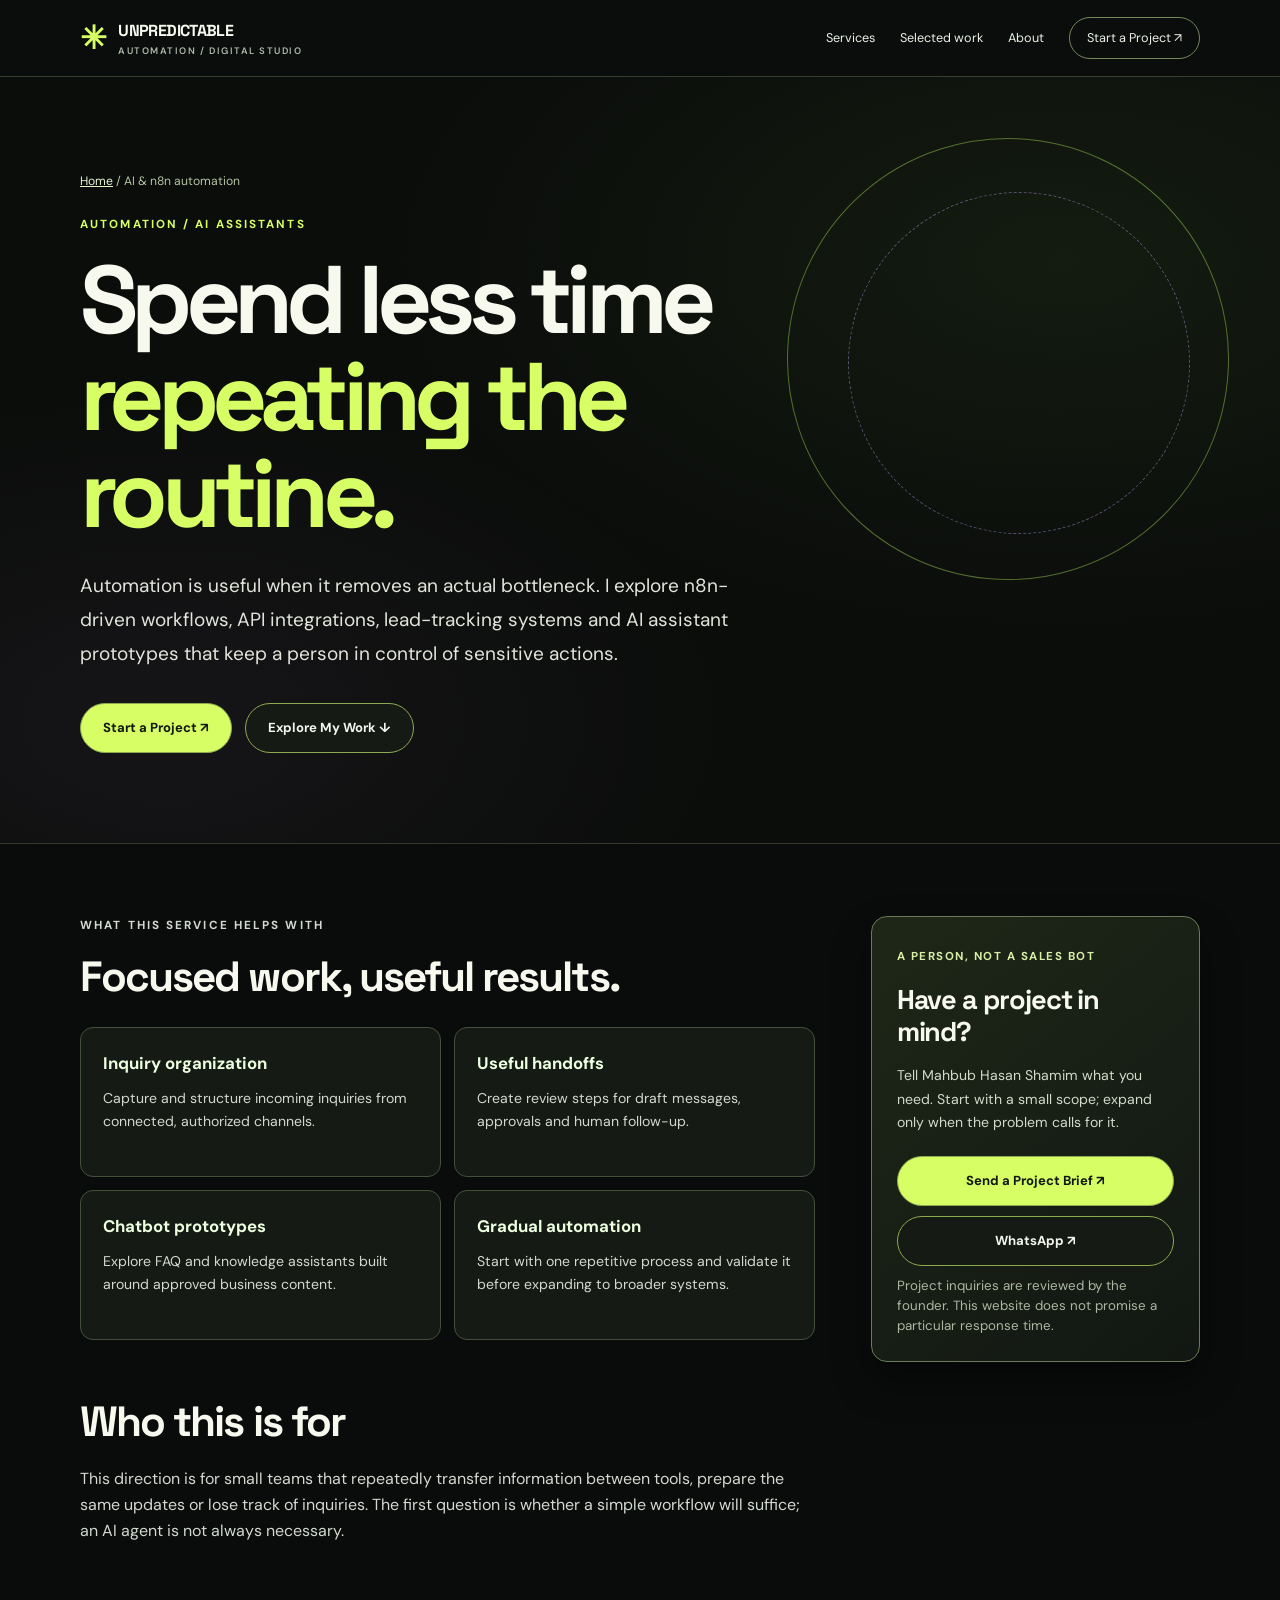
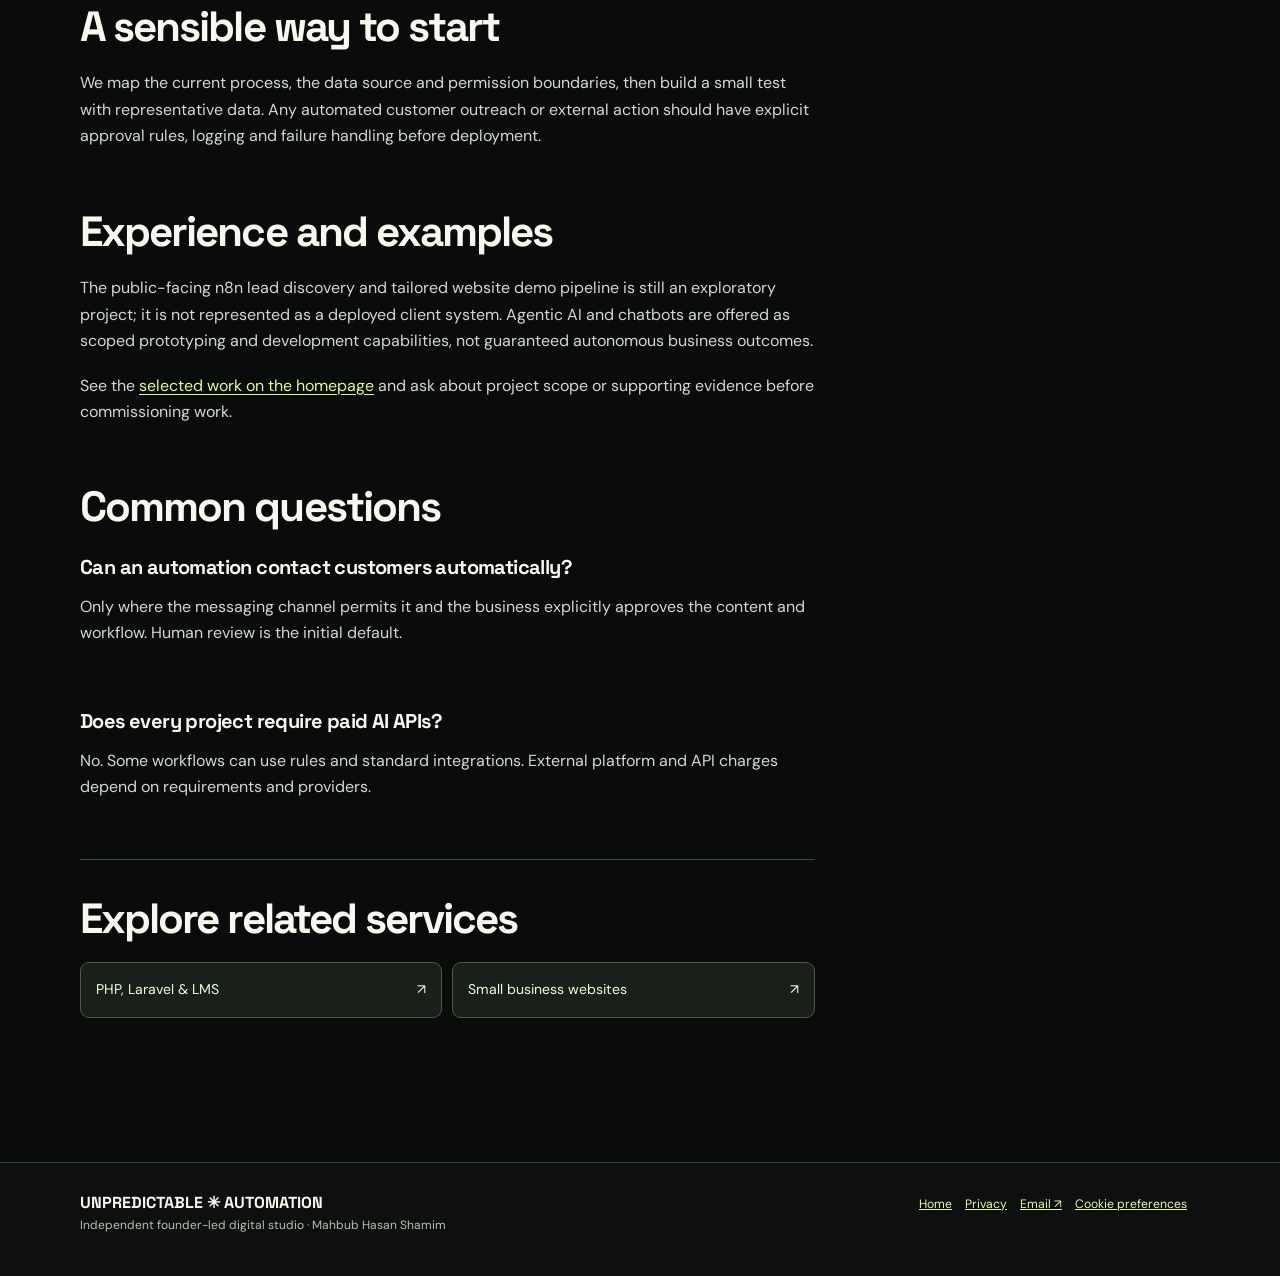
<file: ai-automation/index.html>
<!DOCTYPE html>
<html lang="en"><head><meta charset="utf-8"><meta name="viewport" content="width=device-width,initial-scale=1"><meta name="theme-color" content="#0a0b0b"><meta name="robots" content="index,follow,max-image-preview:large"><title>n8n Business Automation &amp; AI Chatbot Prototypes | Unpredictable Automation</title><meta name="description" content="Explore human-reviewed n8n business automation, AI chatbot concepts, inquiry workflows and practical agentic AI prototypes for small teams."><meta name="author" content="Mahbub Hasan Shamim"><meta name="referrer" content="strict-origin-when-cross-origin"><link rel="canonical" href="https://shamim98.com/ai-automation/"><link rel="icon" href="/assets/favicon.svg" type="image/svg+xml"><link rel="preconnect" href="https://fonts.googleapis.com"><link rel="preconnect" href="https://fonts.gstatic.com" crossorigin><link href="https://fonts.googleapis.com/css2?family=DM+Sans:wght@400;500;600;700&amp;family=Space+Grotesk:wght@400;500;600;700&amp;display=swap" rel="stylesheet"><link rel="stylesheet" href="/assets/service.css"><meta property="og:type" content="website"><meta property="og:site_name" content="Unpredictable Automation"><meta property="og:url" content="https://shamim98.com/ai-automation/"><meta property="og:title" content="n8n Business Automation &amp; AI Chatbot Prototypes | Unpredictable Automation"><meta property="og:description" content="Explore human-reviewed n8n business automation, AI chatbot concepts, inquiry workflows and practical agentic AI prototypes for small teams."><meta property="og:image" content="https://shamim98.com/og-unpredictable-automation.png"><meta property="og:image:alt" content="Unpredictable Automation dark and neon-lime digital studio website preview"><meta property="og:image:width" content="1200"><meta property="og:image:height" content="630"><meta name="twitter:card" content="summary_large_image"><meta name="twitter:title" content="n8n Business Automation &amp; AI Chatbot Prototypes | Unpredictable Automation"><meta name="twitter:description" content="Explore human-reviewed n8n business automation, AI chatbot concepts, inquiry workflows and practical agentic AI prototypes for small teams."><meta name="twitter:image" content="https://shamim98.com/og-unpredictable-automation.png"><script type="application/ld+json">{"@context": "https://schema.org", "@graph": [{"@type": "WebPage", "@id": "https://shamim98.com/ai-automation/#webpage", "url": "https://shamim98.com/ai-automation/", "name": "n8n Business Automation & AI Chatbot Prototypes | Unpredictable Automation", "inLanguage": "en", "isPartOf": {"@id": "https://shamim98.com/#website"}, "about": {"@id": "https://shamim98.com/#founder"}}, {"@type": "Service", "name": "AI & n8n automation", "description": "Automation is useful when it removes an actual bottleneck. I explore n8n-driven workflows, API integrations, lead-tracking systems and AI assistant prototypes that keep a person in control of sensitive actions.", "provider": {"@type": "Person", "@id": "https://shamim98.com/#founder"}, "url": "https://shamim98.com/ai-automation/", "areaServed": "Worldwide"}]}</script></head>
<body><a class="skip" href="#content">Skip to content</a><header class="site-header"><div class="frame nav"><a class="brand" href="/"><span class="mark" aria-hidden="true">✳</span><span>UNPREDICTABLE<small>AUTOMATION / DIGITAL STUDIO</small></span></a><nav class="nav-links" aria-label="Main navigation"><a href="/#services">Services</a><a href="/#work">Selected work</a><a href="/#about">About</a><a class="pill" href="/#contact" data-track="start_project_click">Start a Project ↗</a></nav></div></header>
<main id="content"><section class="hero"><div class="frame"><nav class="crumb" aria-label="Breadcrumb"><a href="/">Home</a> / AI &amp; n8n automation</nav><div class="hero-content"><p class="eyebrow">AUTOMATION / AI ASSISTANTS</p><h1>Spend less time<br><span>repeating the routine.</span></h1><p class="lede">Automation is useful when it removes an actual bottleneck. I explore n8n-driven workflows, API integrations, lead-tracking systems and AI assistant prototypes that keep a person in control of sensitive actions.</p><div class="actions"><a class="btn primary" href="/#contact" data-track="start_project_click">Start a Project ↗</a><a class="btn secondary" href="/#work" data-track="portfolio_view">Explore My Work ↓</a></div></div></div></section>
<div class="frame content"><div class="columns"><div class="main-copy"><section class="section" aria-labelledby="benefits"><p class="eyebrow">WHAT THIS SERVICE HELPS WITH</p><h2 id="benefits">Focused work, useful results.</h2><div class="info-grid"><article class="info-card"><b>Inquiry organization</b><p>Capture and structure incoming inquiries from connected, authorized channels.</p></article><article class="info-card"><b>Useful handoffs</b><p>Create review steps for draft messages, approvals and human follow-up.</p></article><article class="info-card"><b>Chatbot prototypes</b><p>Explore FAQ and knowledge assistants built around approved business content.</p></article><article class="info-card"><b>Gradual automation</b><p>Start with one repetitive process and validate it before expanding to broader systems.</p></article></div></section>
<section class="section" aria-labelledby="fit"><h2 id="fit">Who this is for</h2><p>This direction is for small teams that repeatedly transfer information between tools, prepare the same updates or lose track of inquiries. The first question is whether a simple workflow will suffice; an AI agent is not always necessary.</p></section><section class="section" aria-labelledby="process"><h2 id="process">A sensible way to start</h2><p>We map the current process, the data source and permission boundaries, then build a small test with representative data. Any automated customer outreach or external action should have explicit approval rules, logging and failure handling before deployment.</p></section><section class="section" aria-labelledby="evidence"><h2 id="evidence">Experience and examples</h2><p>The public-facing n8n lead discovery and tailored website demo pipeline is still an exploratory project; it is not represented as a deployed client system. Agentic AI and chatbots are offered as scoped prototyping and development capabilities, not guaranteed autonomous business outcomes.</p><p>See the <a href="/#work" data-track="portfolio_view">selected work on the homepage</a> and ask about project scope or supporting evidence before commissioning work.</p></section><section class="section" aria-labelledby="faqs"><h2 id="faqs">Common questions</h2><div class="section"><h3>Can an automation contact customers automatically?</h3><p>Only where the messaging channel permits it and the business explicitly approves the content and workflow. Human review is the initial default.</p></div><div class="section"><h3>Does every project require paid AI APIs?</h3><p>No. Some workflows can use rules and standard integrations. External platform and API charges depend on requirements and providers.</p></div></section><section class="section related" aria-labelledby="related"><h2 id="related">Explore related services</h2><div class="related-list"><a href="/php-laravel-development/">PHP, Laravel &amp; LMS <span aria-hidden="true">↗</span></a><a href="/small-business-websites/">Small business websites <span aria-hidden="true">↗</span></a></div></section></div>
<aside aria-label="Discuss a project"><div class="aside-card"><span class="small">A PERSON, NOT A SALES BOT</span><h2>Have a project in mind?</h2><p>Tell Mahbub Hasan Shamim what you need. Start with a small scope; expand only when the problem calls for it.</p><a class="btn primary" href="/#contact" data-track="start_project_click">Send a Project Brief ↗</a><a class="btn secondary" href="https://wa.me/8801515635955?text=Hello%20Shamim%2C%20I%20would%20like%20to%20discuss%20a%20project." data-track="contact_whatsapp_click" target="_blank" rel="noopener noreferrer">WhatsApp ↗</a><small>Project inquiries are reviewed by the founder. This website does not promise a particular response time.</small></div></aside></div></div></main>
<footer class="footer"><div class="frame"><div><strong>UNPREDICTABLE ✳ AUTOMATION</strong><p>Independent founder-led digital studio · Mahbub Hasan Shamim</p></div><div><a href="/">Home</a><a href="/privacy/">Privacy</a><a href="mailto:shamim.mahbub.hasan@gmail.com" data-track="contact_email_click">Email ↗</a><button type="button" data-privacy-settings>Cookie preferences</button></div></div></footer><section aria-label="Optional analytics and advertising choices" class="consent-panel" hidden="" id="consentPanel" role="region"><div class="consent-inner"><div><strong>Optional website analytics &amp; marketing</strong><p>Choose whether this site may load Google Analytics or Meta advertising tools. Optional tracking stays off until you choose. <a href="/privacy/">Read privacy details</a>.</p></div><div class="consent-switches"><label><input id="consentAnalytics" type="checkbox"/> Analytics</label><label><input id="consentMarketing" type="checkbox"/> Marketing</label></div><div class="consent-actions"><button id="consentReject" type="button">Reject optional</button><button id="consentSave" type="button">Save choices</button><button id="consentAll" type="button">Allow both</button></div></div></section><script src="/assets/config.js" defer></script><script src="/assets/site-tools.js" defer></script></body></html>
</file>
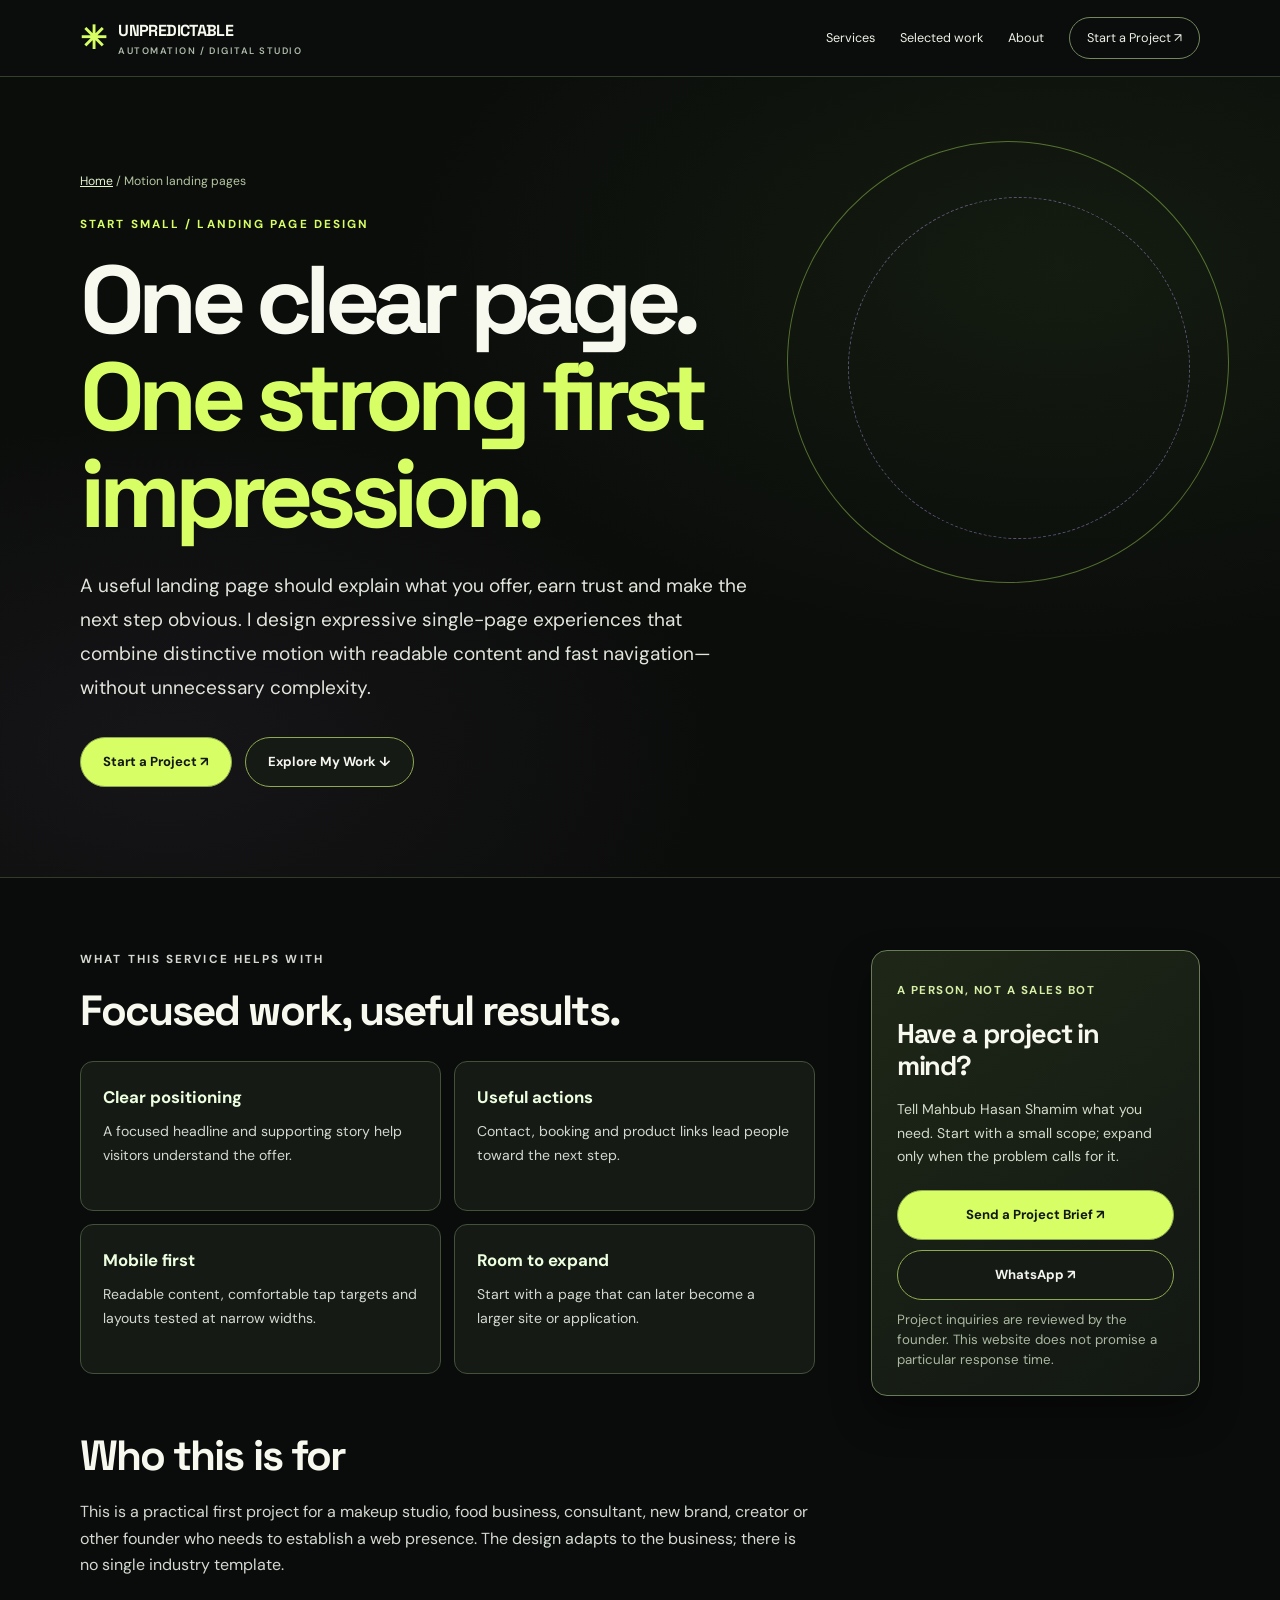
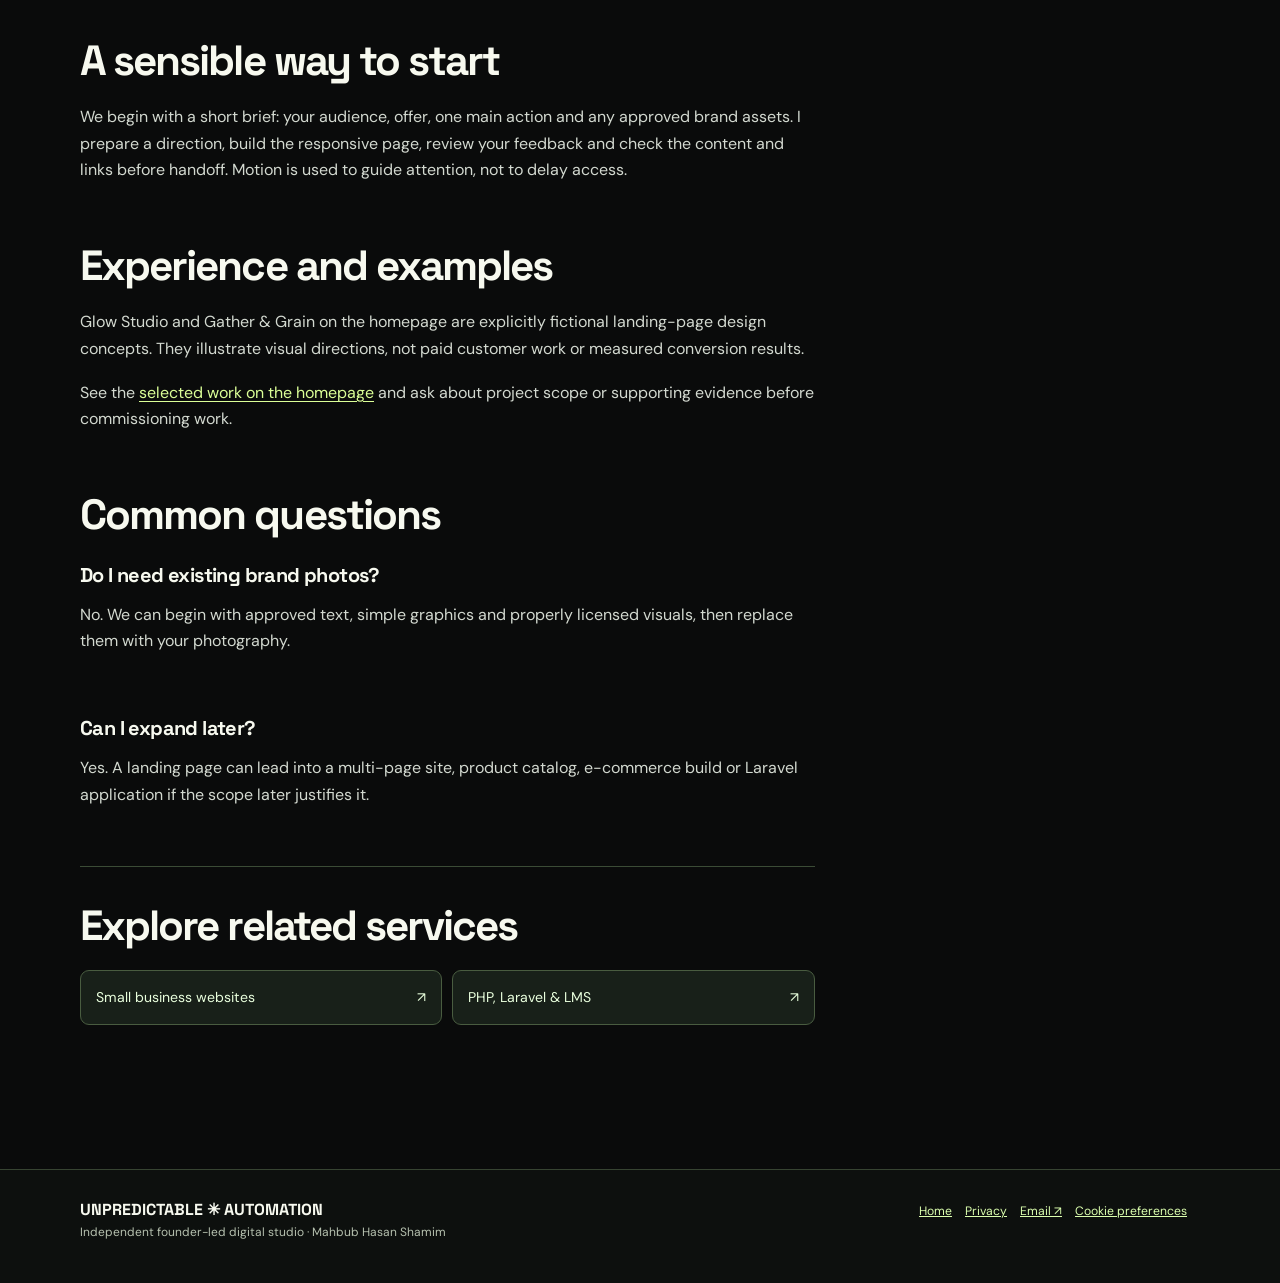
<file: landing-page-design/index.html>
<!DOCTYPE html>
<html lang="en"><head><meta charset="utf-8"><meta name="viewport" content="width=device-width,initial-scale=1"><meta name="theme-color" content="#0a0b0b"><meta name="robots" content="index,follow,max-image-preview:large"><title>Custom Landing Page Design | Motion Websites | Unpredictable Automation</title><meta name="description" content="Custom landing page design for small businesses, creators and launches. Clear messaging, thoughtful motion, mobile-friendly layouts and straightforward inquiries."><meta name="author" content="Mahbub Hasan Shamim"><meta name="referrer" content="strict-origin-when-cross-origin"><link rel="canonical" href="https://shamim98.com/landing-page-design/"><link rel="icon" href="/assets/favicon.svg" type="image/svg+xml"><link rel="preconnect" href="https://fonts.googleapis.com"><link rel="preconnect" href="https://fonts.gstatic.com" crossorigin><link href="https://fonts.googleapis.com/css2?family=DM+Sans:wght@400;500;600;700&amp;family=Space+Grotesk:wght@400;500;600;700&amp;display=swap" rel="stylesheet"><link rel="stylesheet" href="/assets/service.css"><meta property="og:type" content="website"><meta property="og:site_name" content="Unpredictable Automation"><meta property="og:url" content="https://shamim98.com/landing-page-design/"><meta property="og:title" content="Custom Landing Page Design | Motion Websites | Unpredictable Automation"><meta property="og:description" content="Custom landing page design for small businesses, creators and launches. Clear messaging, thoughtful motion, mobile-friendly layouts and straightforward inquiries."><meta property="og:image" content="https://shamim98.com/og-unpredictable-automation.png"><meta property="og:image:alt" content="Unpredictable Automation dark and neon-lime digital studio website preview"><meta property="og:image:width" content="1200"><meta property="og:image:height" content="630"><meta name="twitter:card" content="summary_large_image"><meta name="twitter:title" content="Custom Landing Page Design | Motion Websites | Unpredictable Automation"><meta name="twitter:description" content="Custom landing page design for small businesses, creators and launches. Clear messaging, thoughtful motion, mobile-friendly layouts and straightforward inquiries."><meta name="twitter:image" content="https://shamim98.com/og-unpredictable-automation.png"><script type="application/ld+json">{"@context": "https://schema.org", "@graph": [{"@type": "WebPage", "@id": "https://shamim98.com/landing-page-design/#webpage", "url": "https://shamim98.com/landing-page-design/", "name": "Custom Landing Page Design | Motion Websites | Unpredictable Automation", "inLanguage": "en", "isPartOf": {"@id": "https://shamim98.com/#website"}, "about": {"@id": "https://shamim98.com/#founder"}}, {"@type": "Service", "name": "Motion landing pages", "description": "A useful landing page should explain what you offer, earn trust and make the next step obvious. I design expressive single-page experiences that combine distinctive motion with readable content and fast navigation—without unnecessary complexity.", "provider": {"@type": "Person", "@id": "https://shamim98.com/#founder"}, "url": "https://shamim98.com/landing-page-design/", "areaServed": "Worldwide"}]}</script></head>
<body><a class="skip" href="#content">Skip to content</a><header class="site-header"><div class="frame nav"><a class="brand" href="/"><span class="mark" aria-hidden="true">✳</span><span>UNPREDICTABLE<small>AUTOMATION / DIGITAL STUDIO</small></span></a><nav class="nav-links" aria-label="Main navigation"><a href="/#services">Services</a><a href="/#work">Selected work</a><a href="/#about">About</a><a class="pill" href="/#contact" data-track="start_project_click">Start a Project ↗</a></nav></div></header>
<main id="content"><section class="hero"><div class="frame"><nav class="crumb" aria-label="Breadcrumb"><a href="/">Home</a> / Motion landing pages</nav><div class="hero-content"><p class="eyebrow">START SMALL / LANDING PAGE DESIGN</p><h1>One clear page.<br><span>One strong first impression.</span></h1><p class="lede">A useful landing page should explain what you offer, earn trust and make the next step obvious. I design expressive single-page experiences that combine distinctive motion with readable content and fast navigation—without unnecessary complexity.</p><div class="actions"><a class="btn primary" href="/#contact" data-track="start_project_click">Start a Project ↗</a><a class="btn secondary" href="/#work" data-track="portfolio_view">Explore My Work ↓</a></div></div></div></section>
<div class="frame content"><div class="columns"><div class="main-copy"><section class="section" aria-labelledby="benefits"><p class="eyebrow">WHAT THIS SERVICE HELPS WITH</p><h2 id="benefits">Focused work, useful results.</h2><div class="info-grid"><article class="info-card"><b>Clear positioning</b><p>A focused headline and supporting story help visitors understand the offer.</p></article><article class="info-card"><b>Useful actions</b><p>Contact, booking and product links lead people toward the next step.</p></article><article class="info-card"><b>Mobile first</b><p>Readable content, comfortable tap targets and layouts tested at narrow widths.</p></article><article class="info-card"><b>Room to expand</b><p>Start with a page that can later become a larger site or application.</p></article></div></section>
<section class="section" aria-labelledby="fit"><h2 id="fit">Who this is for</h2><p>This is a practical first project for a makeup studio, food business, consultant, new brand, creator or other founder who needs to establish a web presence. The design adapts to the business; there is no single industry template.</p></section><section class="section" aria-labelledby="process"><h2 id="process">A sensible way to start</h2><p>We begin with a short brief: your audience, offer, one main action and any approved brand assets. I prepare a direction, build the responsive page, review your feedback and check the content and links before handoff. Motion is used to guide attention, not to delay access.</p></section><section class="section" aria-labelledby="evidence"><h2 id="evidence">Experience and examples</h2><p>Glow Studio and Gather &amp; Grain on the homepage are explicitly fictional landing-page design concepts. They illustrate visual directions, not paid customer work or measured conversion results.</p><p>See the <a href="/#work" data-track="portfolio_view">selected work on the homepage</a> and ask about project scope or supporting evidence before commissioning work.</p></section><section class="section" aria-labelledby="faqs"><h2 id="faqs">Common questions</h2><div class="section"><h3>Do I need existing brand photos?</h3><p>No. We can begin with approved text, simple graphics and properly licensed visuals, then replace them with your photography.</p></div><div class="section"><h3>Can I expand later?</h3><p>Yes. A landing page can lead into a multi-page site, product catalog, e-commerce build or Laravel application if the scope later justifies it.</p></div></section><section class="section related" aria-labelledby="related"><h2 id="related">Explore related services</h2><div class="related-list"><a href="/small-business-websites/">Small business websites <span aria-hidden="true">↗</span></a><a href="/php-laravel-development/">PHP, Laravel &amp; LMS <span aria-hidden="true">↗</span></a></div></section></div>
<aside aria-label="Discuss a project"><div class="aside-card"><span class="small">A PERSON, NOT A SALES BOT</span><h2>Have a project in mind?</h2><p>Tell Mahbub Hasan Shamim what you need. Start with a small scope; expand only when the problem calls for it.</p><a class="btn primary" href="/#contact" data-track="start_project_click">Send a Project Brief ↗</a><a class="btn secondary" href="https://wa.me/8801515635955?text=Hello%20Shamim%2C%20I%20would%20like%20to%20discuss%20a%20project." data-track="contact_whatsapp_click" target="_blank" rel="noopener noreferrer">WhatsApp ↗</a><small>Project inquiries are reviewed by the founder. This website does not promise a particular response time.</small></div></aside></div></div></main>
<footer class="footer"><div class="frame"><div><strong>UNPREDICTABLE ✳ AUTOMATION</strong><p>Independent founder-led digital studio · Mahbub Hasan Shamim</p></div><div><a href="/">Home</a><a href="/privacy/">Privacy</a><a href="mailto:shamim.mahbub.hasan@gmail.com" data-track="contact_email_click">Email ↗</a><button type="button" data-privacy-settings>Cookie preferences</button></div></div></footer><section aria-label="Optional analytics and advertising choices" class="consent-panel" hidden="" id="consentPanel" role="region"><div class="consent-inner"><div><strong>Optional website analytics &amp; marketing</strong><p>Choose whether this site may load Google Analytics or Meta advertising tools. Optional tracking stays off until you choose. <a href="/privacy/">Read privacy details</a>.</p></div><div class="consent-switches"><label><input id="consentAnalytics" type="checkbox"/> Analytics</label><label><input id="consentMarketing" type="checkbox"/> Marketing</label></div><div class="consent-actions"><button id="consentReject" type="button">Reject optional</button><button id="consentSave" type="button">Save choices</button><button id="consentAll" type="button">Allow both</button></div></div></section><script src="/assets/config.js" defer></script><script src="/assets/site-tools.js" defer></script></body></html>
</file>
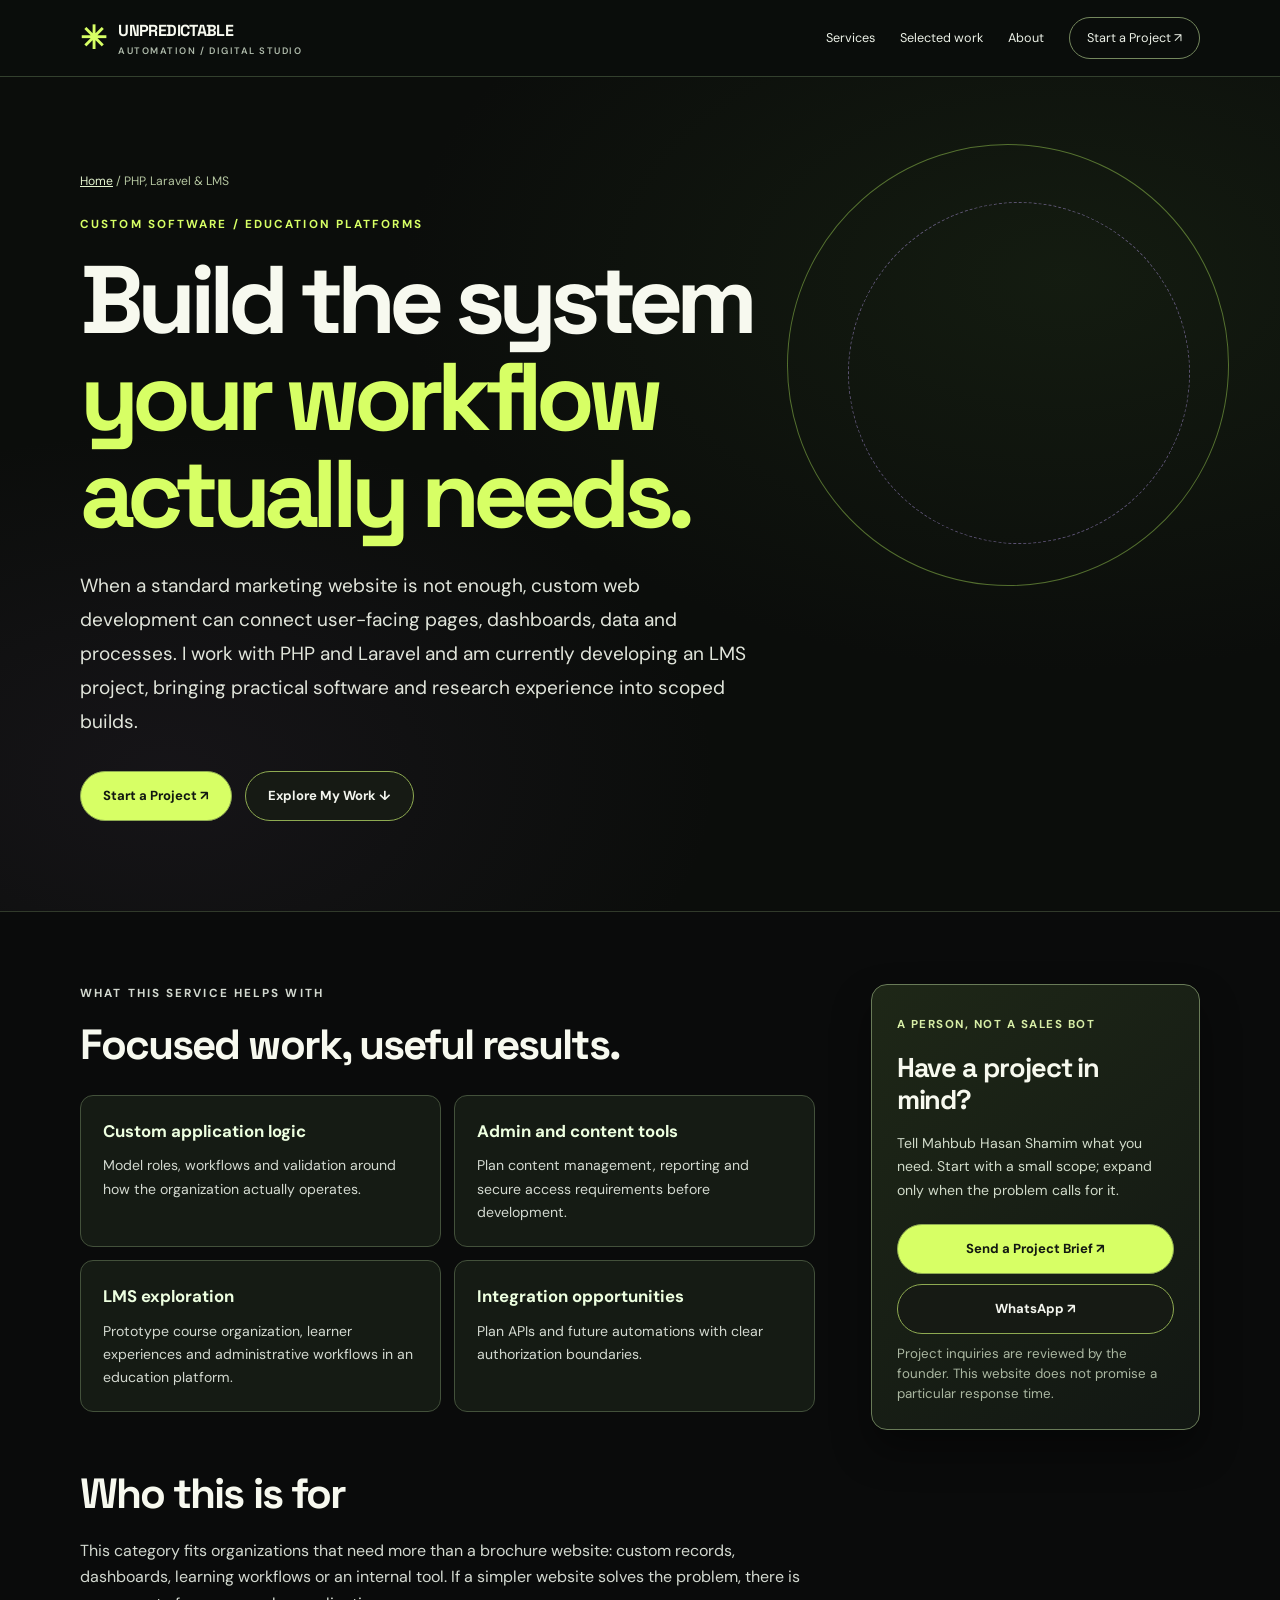
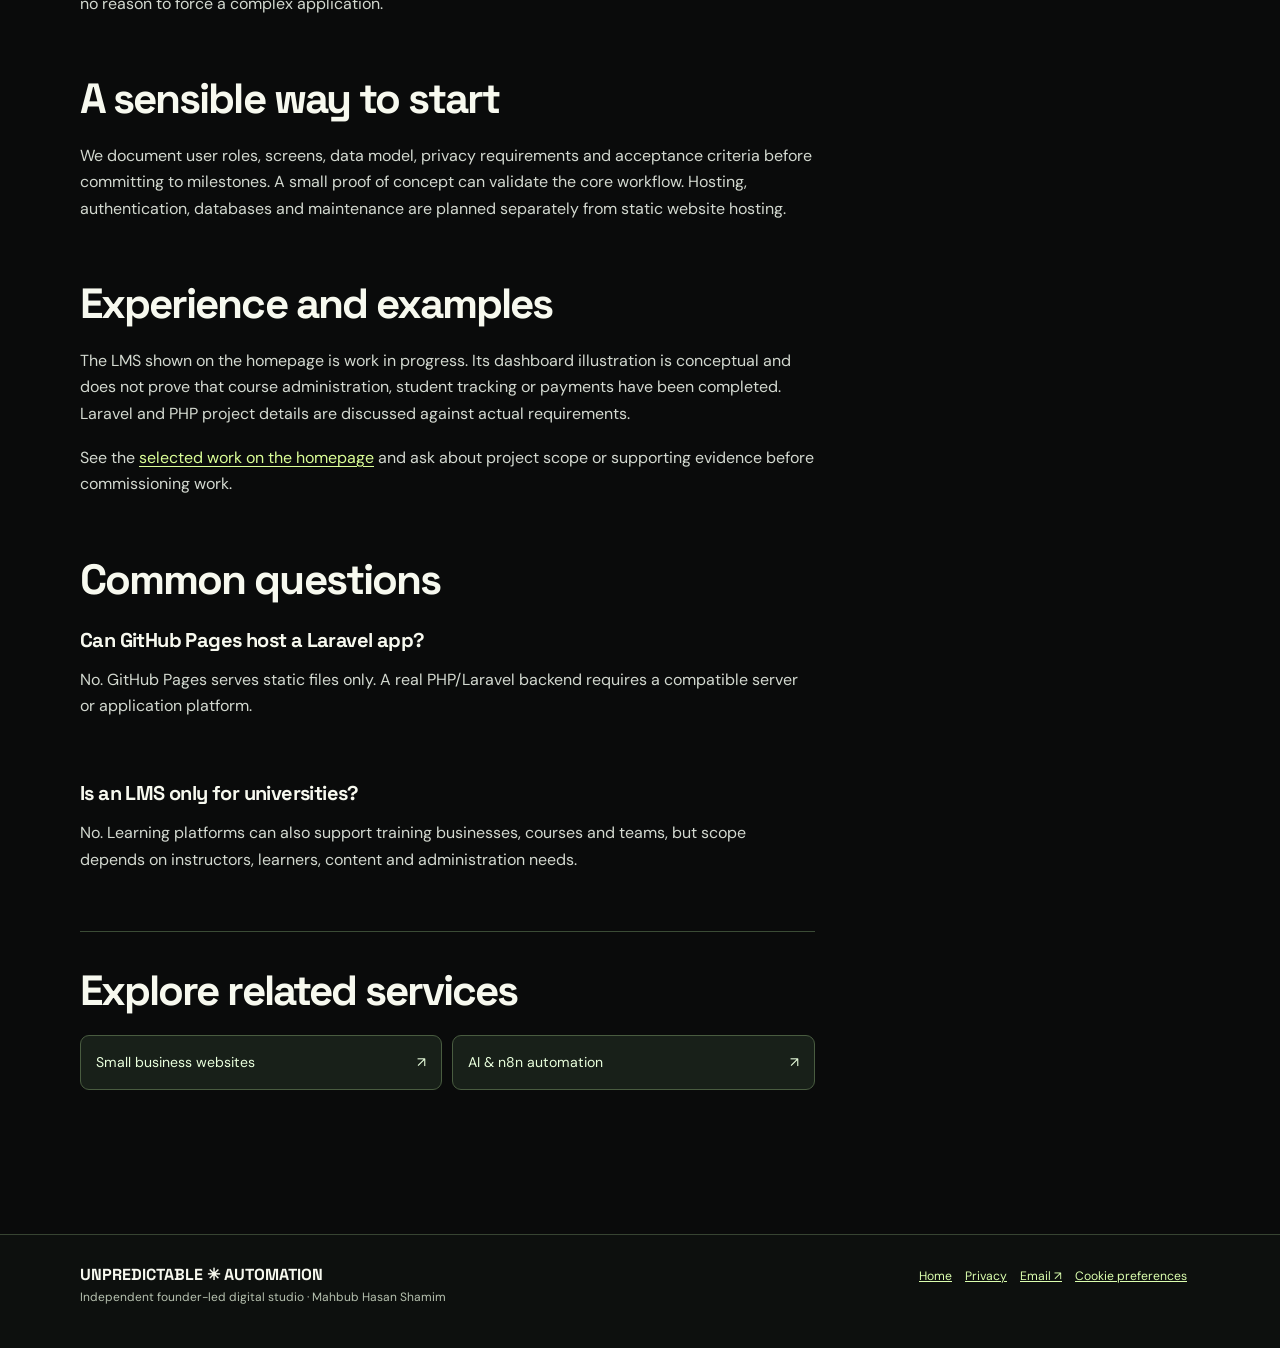
<file: php-laravel-development/index.html>
<!DOCTYPE html>
<html lang="en"><head><meta charset="utf-8"><meta name="viewport" content="width=device-width,initial-scale=1"><meta name="theme-color" content="#0a0b0b"><meta name="robots" content="index,follow,max-image-preview:large"><title>PHP Laravel Web App &amp; Custom LMS Development | Unpredictable Automation</title><meta name="description" content="Custom PHP and Laravel applications, admin panels, database-driven tools, API integrations and learning-management-system project development."><meta name="author" content="Mahbub Hasan Shamim"><meta name="referrer" content="strict-origin-when-cross-origin"><link rel="canonical" href="https://shamim98.com/php-laravel-development/"><link rel="icon" href="/assets/favicon.svg" type="image/svg+xml"><link rel="preconnect" href="https://fonts.googleapis.com"><link rel="preconnect" href="https://fonts.gstatic.com" crossorigin><link href="https://fonts.googleapis.com/css2?family=DM+Sans:wght@400;500;600;700&amp;family=Space+Grotesk:wght@400;500;600;700&amp;display=swap" rel="stylesheet"><link rel="stylesheet" href="/assets/service.css"><meta property="og:type" content="website"><meta property="og:site_name" content="Unpredictable Automation"><meta property="og:url" content="https://shamim98.com/php-laravel-development/"><meta property="og:title" content="PHP Laravel Web App &amp; Custom LMS Development | Unpredictable Automation"><meta property="og:description" content="Custom PHP and Laravel applications, admin panels, database-driven tools, API integrations and learning-management-system project development."><meta property="og:image" content="https://shamim98.com/og-unpredictable-automation.png"><meta property="og:image:alt" content="Unpredictable Automation dark and neon-lime digital studio website preview"><meta property="og:image:width" content="1200"><meta property="og:image:height" content="630"><meta name="twitter:card" content="summary_large_image"><meta name="twitter:title" content="PHP Laravel Web App &amp; Custom LMS Development | Unpredictable Automation"><meta name="twitter:description" content="Custom PHP and Laravel applications, admin panels, database-driven tools, API integrations and learning-management-system project development."><meta name="twitter:image" content="https://shamim98.com/og-unpredictable-automation.png"><script type="application/ld+json">{"@context": "https://schema.org", "@graph": [{"@type": "WebPage", "@id": "https://shamim98.com/php-laravel-development/#webpage", "url": "https://shamim98.com/php-laravel-development/", "name": "PHP Laravel Web App & Custom LMS Development | Unpredictable Automation", "inLanguage": "en", "isPartOf": {"@id": "https://shamim98.com/#website"}, "about": {"@id": "https://shamim98.com/#founder"}}, {"@type": "Service", "name": "PHP, Laravel & LMS", "description": "When a standard marketing website is not enough, custom web development can connect user-facing pages, dashboards, data and processes. I work with PHP and Laravel and am currently developing an LMS project, bringing practical software and research experience into scoped builds.", "provider": {"@type": "Person", "@id": "https://shamim98.com/#founder"}, "url": "https://shamim98.com/php-laravel-development/", "areaServed": "Worldwide"}]}</script></head>
<body><a class="skip" href="#content">Skip to content</a><header class="site-header"><div class="frame nav"><a class="brand" href="/"><span class="mark" aria-hidden="true">✳</span><span>UNPREDICTABLE<small>AUTOMATION / DIGITAL STUDIO</small></span></a><nav class="nav-links" aria-label="Main navigation"><a href="/#services">Services</a><a href="/#work">Selected work</a><a href="/#about">About</a><a class="pill" href="/#contact" data-track="start_project_click">Start a Project ↗</a></nav></div></header>
<main id="content"><section class="hero"><div class="frame"><nav class="crumb" aria-label="Breadcrumb"><a href="/">Home</a> / PHP, Laravel &amp; LMS</nav><div class="hero-content"><p class="eyebrow">CUSTOM SOFTWARE / EDUCATION PLATFORMS</p><h1>Build the system<br><span>your workflow actually needs.</span></h1><p class="lede">When a standard marketing website is not enough, custom web development can connect user-facing pages, dashboards, data and processes. I work with PHP and Laravel and am currently developing an LMS project, bringing practical software and research experience into scoped builds.</p><div class="actions"><a class="btn primary" href="/#contact" data-track="start_project_click">Start a Project ↗</a><a class="btn secondary" href="/#work" data-track="portfolio_view">Explore My Work ↓</a></div></div></div></section>
<div class="frame content"><div class="columns"><div class="main-copy"><section class="section" aria-labelledby="benefits"><p class="eyebrow">WHAT THIS SERVICE HELPS WITH</p><h2 id="benefits">Focused work, useful results.</h2><div class="info-grid"><article class="info-card"><b>Custom application logic</b><p>Model roles, workflows and validation around how the organization actually operates.</p></article><article class="info-card"><b>Admin and content tools</b><p>Plan content management, reporting and secure access requirements before development.</p></article><article class="info-card"><b>LMS exploration</b><p>Prototype course organization, learner experiences and administrative workflows in an education platform.</p></article><article class="info-card"><b>Integration opportunities</b><p>Plan APIs and future automations with clear authorization boundaries.</p></article></div></section>
<section class="section" aria-labelledby="fit"><h2 id="fit">Who this is for</h2><p>This category fits organizations that need more than a brochure website: custom records, dashboards, learning workflows or an internal tool. If a simpler website solves the problem, there is no reason to force a complex application.</p></section><section class="section" aria-labelledby="process"><h2 id="process">A sensible way to start</h2><p>We document user roles, screens, data model, privacy requirements and acceptance criteria before committing to milestones. A small proof of concept can validate the core workflow. Hosting, authentication, databases and maintenance are planned separately from static website hosting.</p></section><section class="section" aria-labelledby="evidence"><h2 id="evidence">Experience and examples</h2><p>The LMS shown on the homepage is work in progress. Its dashboard illustration is conceptual and does not prove that course administration, student tracking or payments have been completed. Laravel and PHP project details are discussed against actual requirements.</p><p>See the <a href="/#work" data-track="portfolio_view">selected work on the homepage</a> and ask about project scope or supporting evidence before commissioning work.</p></section><section class="section" aria-labelledby="faqs"><h2 id="faqs">Common questions</h2><div class="section"><h3>Can GitHub Pages host a Laravel app?</h3><p>No. GitHub Pages serves static files only. A real PHP/Laravel backend requires a compatible server or application platform.</p></div><div class="section"><h3>Is an LMS only for universities?</h3><p>No. Learning platforms can also support training businesses, courses and teams, but scope depends on instructors, learners, content and administration needs.</p></div></section><section class="section related" aria-labelledby="related"><h2 id="related">Explore related services</h2><div class="related-list"><a href="/small-business-websites/">Small business websites <span aria-hidden="true">↗</span></a><a href="/ai-automation/">AI &amp; n8n automation <span aria-hidden="true">↗</span></a></div></section></div>
<aside aria-label="Discuss a project"><div class="aside-card"><span class="small">A PERSON, NOT A SALES BOT</span><h2>Have a project in mind?</h2><p>Tell Mahbub Hasan Shamim what you need. Start with a small scope; expand only when the problem calls for it.</p><a class="btn primary" href="/#contact" data-track="start_project_click">Send a Project Brief ↗</a><a class="btn secondary" href="https://wa.me/8801515635955?text=Hello%20Shamim%2C%20I%20would%20like%20to%20discuss%20a%20project." data-track="contact_whatsapp_click" target="_blank" rel="noopener noreferrer">WhatsApp ↗</a><small>Project inquiries are reviewed by the founder. This website does not promise a particular response time.</small></div></aside></div></div></main>
<footer class="footer"><div class="frame"><div><strong>UNPREDICTABLE ✳ AUTOMATION</strong><p>Independent founder-led digital studio · Mahbub Hasan Shamim</p></div><div><a href="/">Home</a><a href="/privacy/">Privacy</a><a href="mailto:shamim.mahbub.hasan@gmail.com" data-track="contact_email_click">Email ↗</a><button type="button" data-privacy-settings>Cookie preferences</button></div></div></footer><section aria-label="Optional analytics and advertising choices" class="consent-panel" hidden="" id="consentPanel" role="region"><div class="consent-inner"><div><strong>Optional website analytics &amp; marketing</strong><p>Choose whether this site may load Google Analytics or Meta advertising tools. Optional tracking stays off until you choose. <a href="/privacy/">Read privacy details</a>.</p></div><div class="consent-switches"><label><input id="consentAnalytics" type="checkbox"/> Analytics</label><label><input id="consentMarketing" type="checkbox"/> Marketing</label></div><div class="consent-actions"><button id="consentReject" type="button">Reject optional</button><button id="consentSave" type="button">Save choices</button><button id="consentAll" type="button">Allow both</button></div></div></section><script src="/assets/config.js" defer></script><script src="/assets/site-tools.js" defer></script></body></html>
</file>
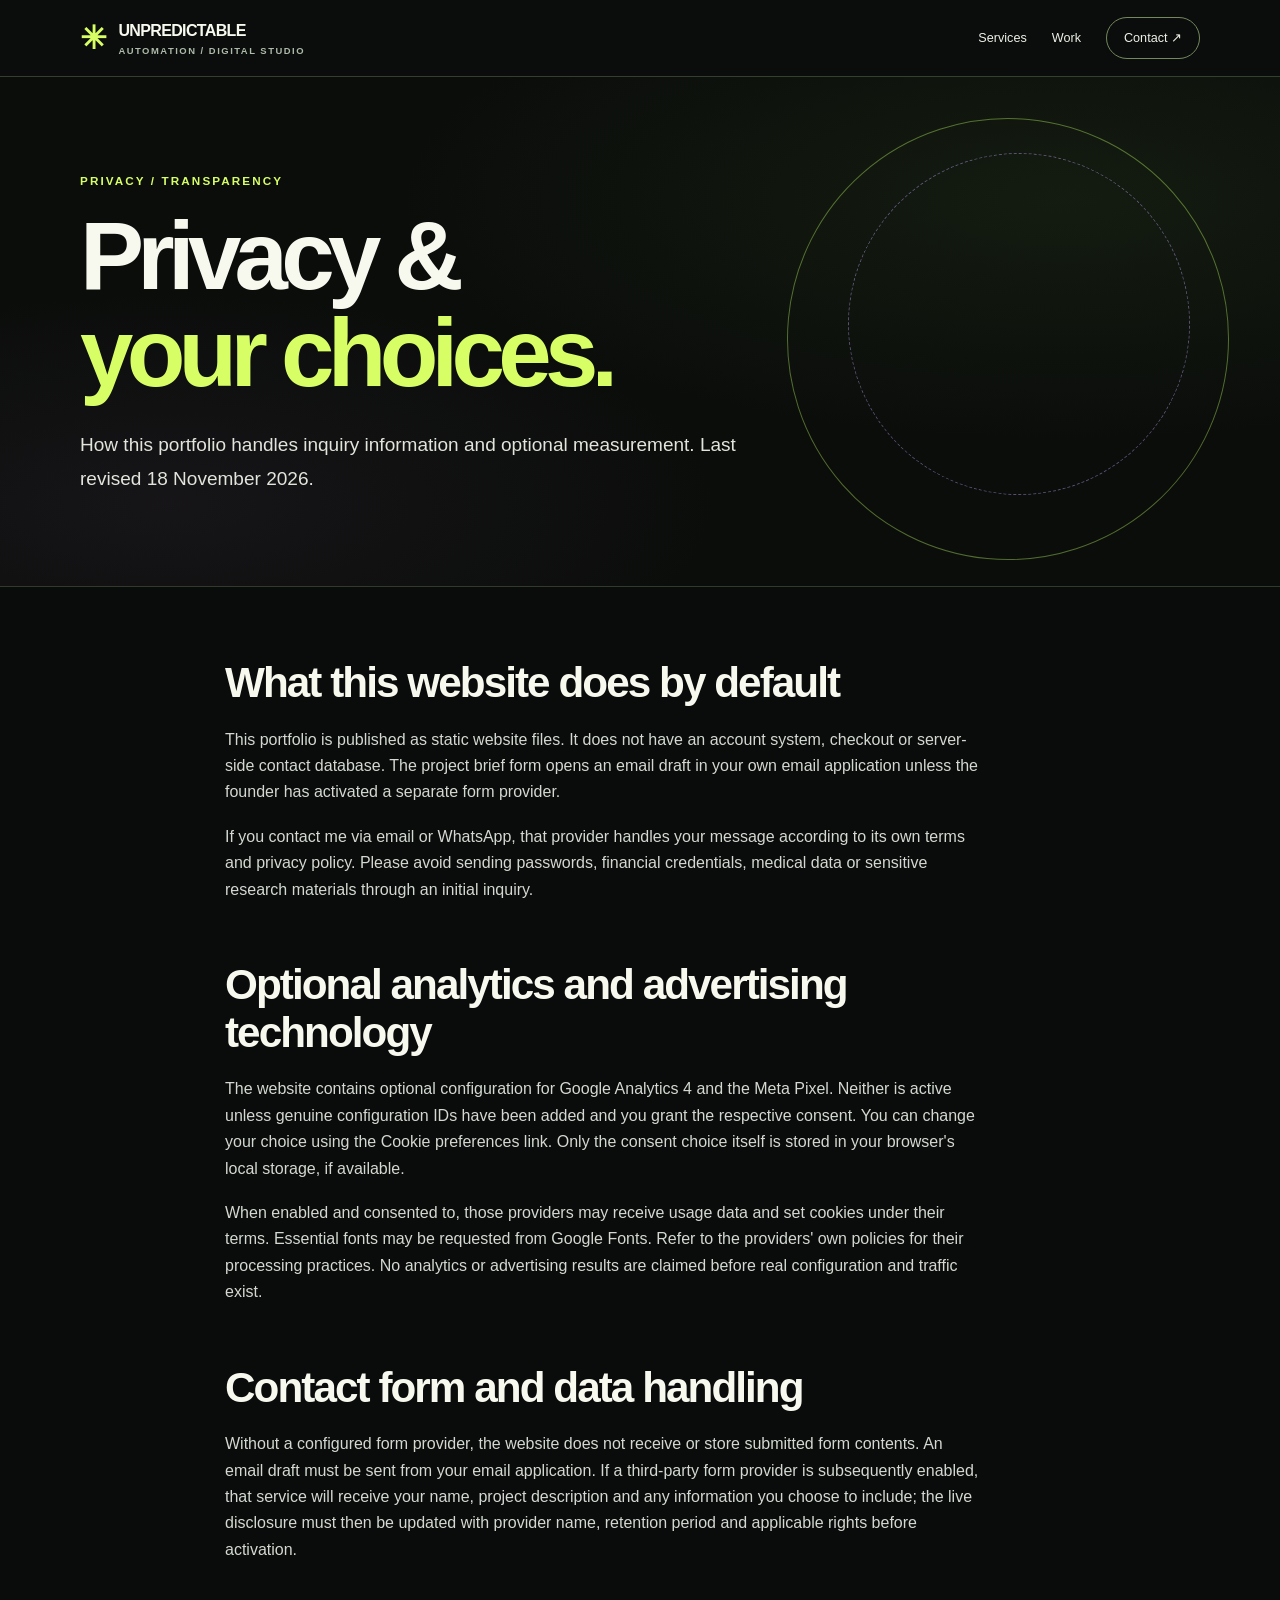
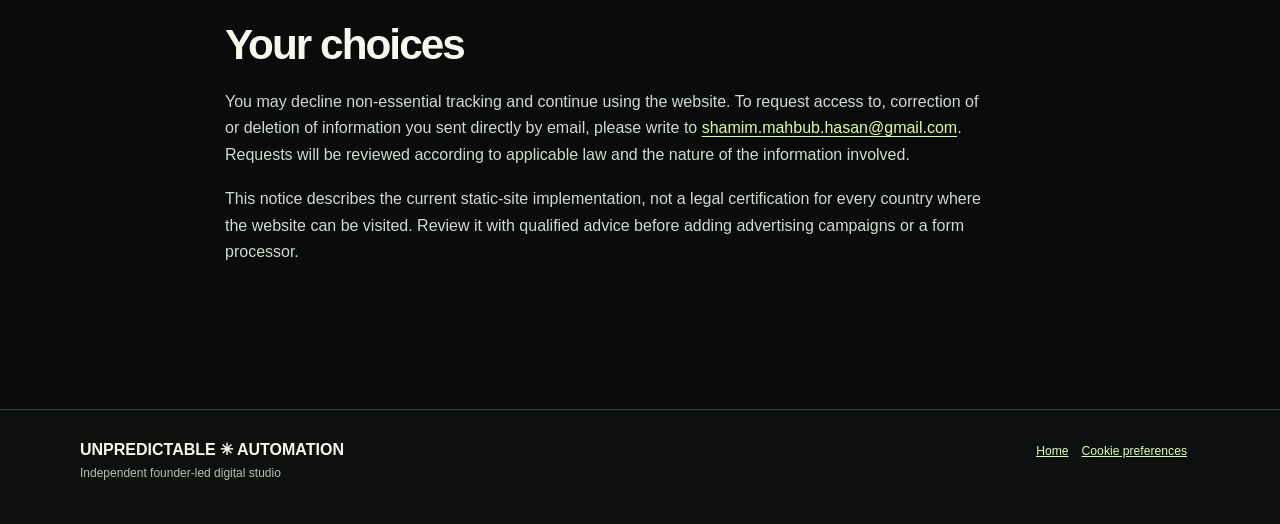
<file: privacy/index.html>
<!DOCTYPE html><html lang="en"><head><meta charset="utf-8"><meta name="viewport" content="width=device-width,initial-scale=1"><title>Privacy &amp; Tracking Choices | Unpredictable Automation</title><meta name="robots" content="noindex,follow"><link rel="canonical" href="https://shamim98.com/privacy/"><link rel="icon" type="image/svg+xml" href="/assets/favicon.svg"><link rel="stylesheet" href="/assets/service.css"><meta name="theme-color" content="#0a0b0b"></head><body><a class="skip" href="#content">Skip to content</a><header class="site-header"><div class="frame nav"><a class="brand" href="/"><span class="mark" aria-hidden="true">✳</span><span>UNPREDICTABLE<small>AUTOMATION / DIGITAL STUDIO</small></span></a><nav class="nav-links" aria-label="Main navigation"><a href="/#services">Services</a><a href="/#work">Work</a><a class="pill" href="/#contact">Contact ↗</a></nav></div></header><main id="content"><section class="hero"><div class="frame"><p class="eyebrow">PRIVACY / TRANSPARENCY</p><h1>Privacy &amp;<br><span>your choices.</span></h1><p class="lede">How this portfolio handles inquiry information and optional measurement. Last revised 18 November 2026.</p></div></section><div class="frame content" style="max-width:830px"><section class="section"><h2>What this website does by default</h2><p>This portfolio is published as static website files. It does not have an account system, checkout or server-side contact database. The project brief form opens an email draft in your own email application unless the founder has activated a separate form provider.</p><p>If you contact me via email or WhatsApp, that provider handles your message according to its own terms and privacy policy. Please avoid sending passwords, financial credentials, medical data or sensitive research materials through an initial inquiry.</p></section><section class="section"><h2>Optional analytics and advertising technology</h2><p>The website contains optional configuration for Google Analytics 4 and the Meta Pixel. Neither is active unless genuine configuration IDs have been added and you grant the respective consent. You can change your choice using the Cookie preferences link. Only the consent choice itself is stored in your browser's local storage, if available.</p><p>When enabled and consented to, those providers may receive usage data and set cookies under their terms. Essential fonts may be requested from Google Fonts. Refer to the providers' own policies for their processing practices. No analytics or advertising results are claimed before real configuration and traffic exist.</p></section><section class="section"><h2>Contact form and data handling</h2><p>Without a configured form provider, the website does not receive or store submitted form contents. An email draft must be sent from your email application. If a third-party form provider is subsequently enabled, that service will receive your name, project description and any information you choose to include; the live disclosure must then be updated with provider name, retention period and applicable rights before activation.</p></section><section class="section"><h2>Your choices</h2><p>You may decline non-essential tracking and continue using the website. To request access to, correction of or deletion of information you sent directly by email, please write to <a href="mailto:shamim.mahbub.hasan@gmail.com">shamim.mahbub.hasan@gmail.com</a>. Requests will be reviewed according to applicable law and the nature of the information involved.</p><p>This notice describes the current static-site implementation, not a legal certification for every country where the website can be visited. Review it with qualified advice before adding advertising campaigns or a form processor.</p></section></div></main><footer class="footer"><div class="frame"><div><strong>UNPREDICTABLE ✳ AUTOMATION</strong><p>Independent founder-led digital studio</p></div><div><a href="/">Home</a><button type="button" data-privacy-settings>Cookie preferences</button></div></div></footer><section aria-label="Optional analytics and advertising choices" class="consent-panel" hidden="" id="consentPanel" role="region"><div class="consent-inner"><div><strong>Optional website analytics &amp; marketing</strong><p>Choose whether this site may load Google Analytics or Meta advertising tools. Optional tracking stays off until you choose. <a href="/privacy/">Read privacy details</a>.</p></div><div class="consent-switches"><label><input id="consentAnalytics" type="checkbox"/> Analytics</label><label><input id="consentMarketing" type="checkbox"/> Marketing</label></div><div class="consent-actions"><button id="consentReject" type="button">Reject optional</button><button id="consentSave" type="button">Save choices</button><button id="consentAll" type="button">Allow both</button></div></div></section><script src="/assets/config.js" defer></script><script src="/assets/site-tools.js" defer></script></body></html>
</file>
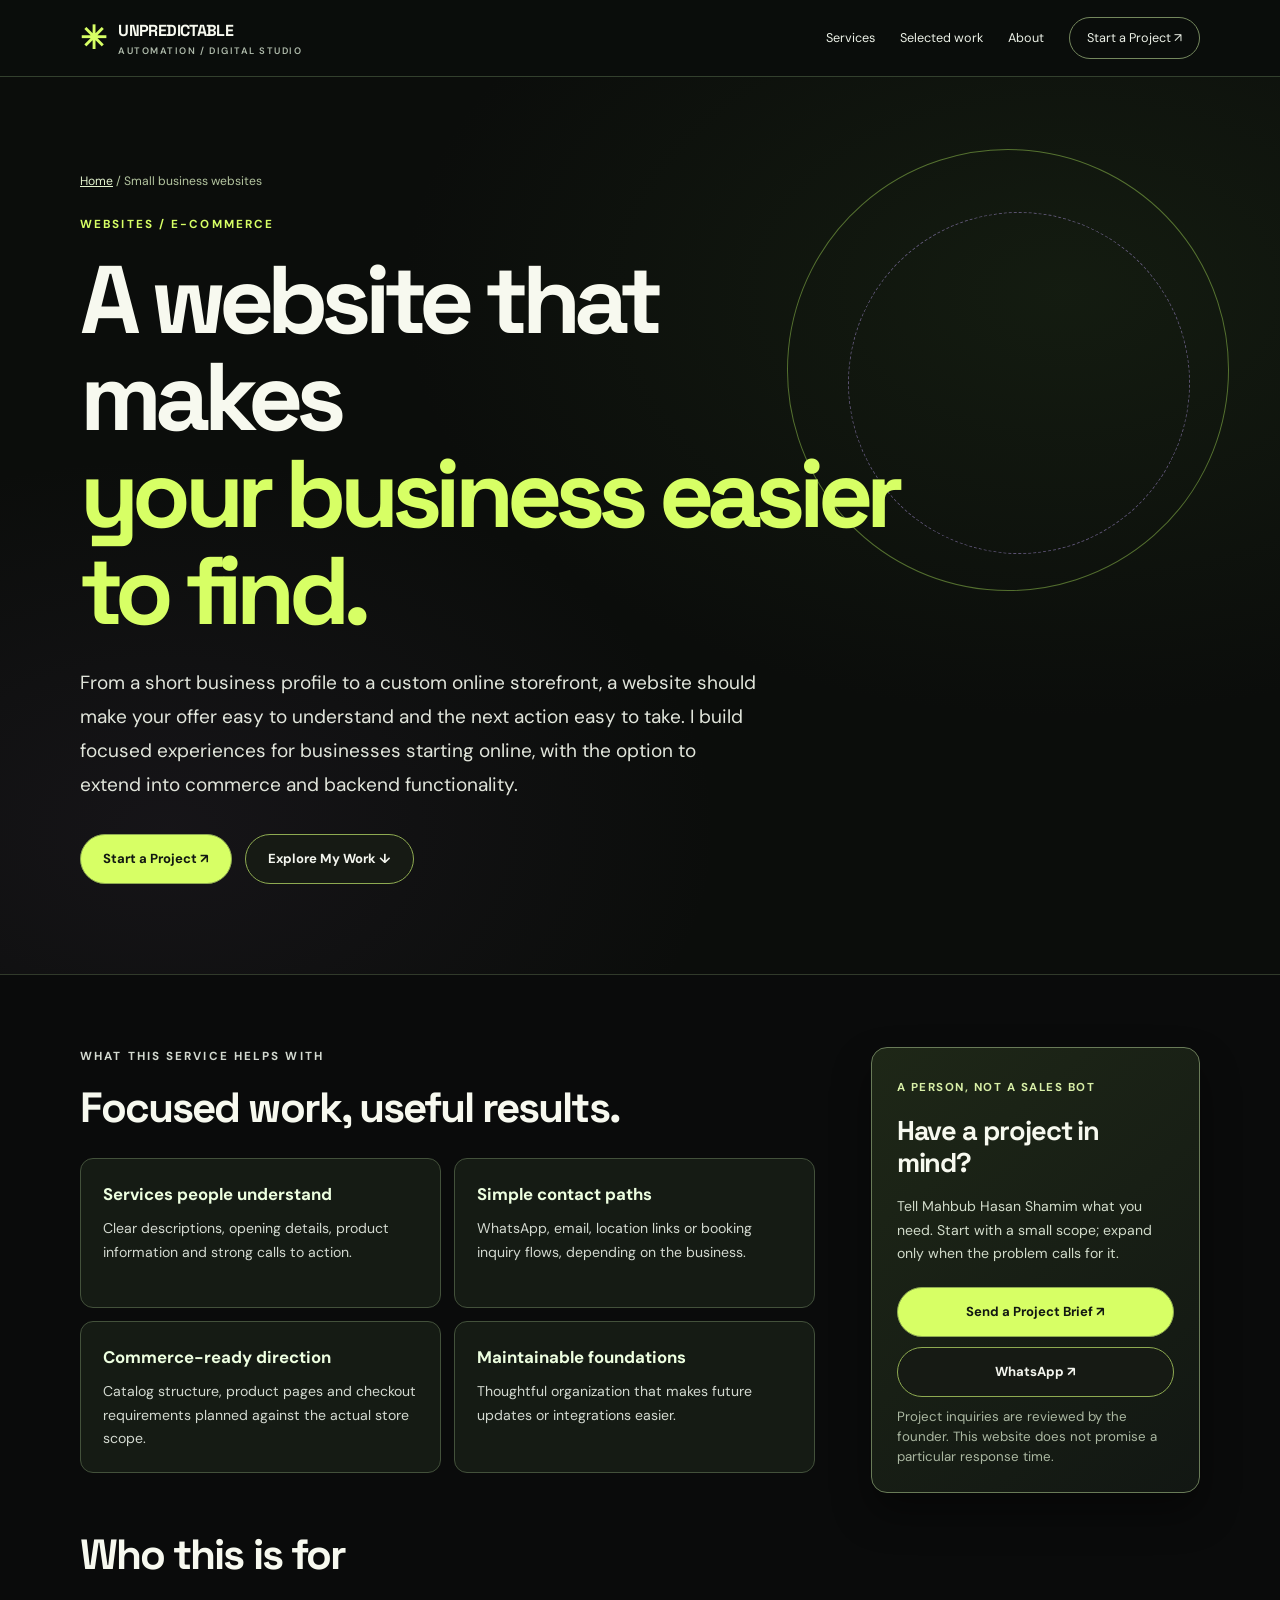
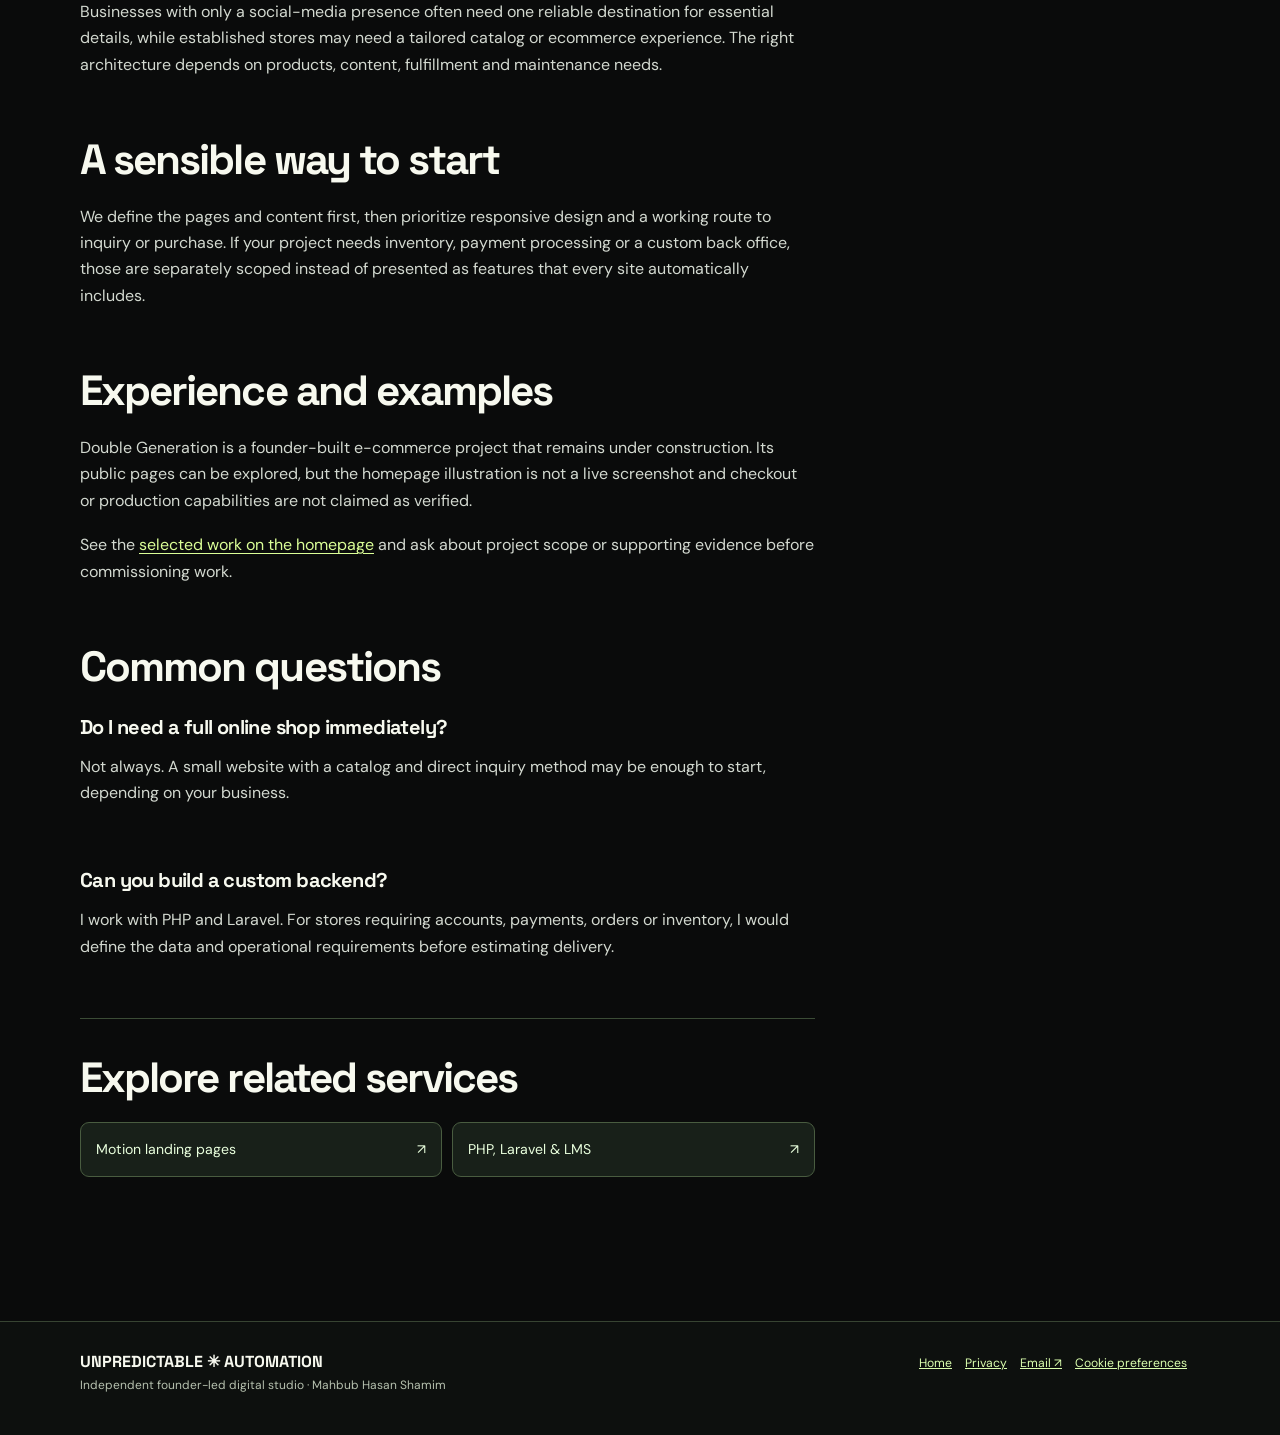
<file: small-business-websites/index.html>
<!DOCTYPE html>
<html lang="en"><head><meta charset="utf-8"><meta name="viewport" content="width=device-width,initial-scale=1"><meta name="theme-color" content="#0a0b0b"><meta name="robots" content="index,follow,max-image-preview:large"><title>Small Business Website &amp; E-commerce Development | Unpredictable Automation</title><meta name="description" content="Small business website and e-commerce development: clear services, product presentation, mobile-friendly design and practical inquiry paths."><meta name="author" content="Mahbub Hasan Shamim"><meta name="referrer" content="strict-origin-when-cross-origin"><link rel="canonical" href="https://shamim98.com/small-business-websites/"><link rel="icon" href="/assets/favicon.svg" type="image/svg+xml"><link rel="preconnect" href="https://fonts.googleapis.com"><link rel="preconnect" href="https://fonts.gstatic.com" crossorigin><link href="https://fonts.googleapis.com/css2?family=DM+Sans:wght@400;500;600;700&amp;family=Space+Grotesk:wght@400;500;600;700&amp;display=swap" rel="stylesheet"><link rel="stylesheet" href="/assets/service.css"><meta property="og:type" content="website"><meta property="og:site_name" content="Unpredictable Automation"><meta property="og:url" content="https://shamim98.com/small-business-websites/"><meta property="og:title" content="Small Business Website &amp; E-commerce Development | Unpredictable Automation"><meta property="og:description" content="Small business website and e-commerce development: clear services, product presentation, mobile-friendly design and practical inquiry paths."><meta property="og:image" content="https://shamim98.com/og-unpredictable-automation.png"><meta property="og:image:alt" content="Unpredictable Automation dark and neon-lime digital studio website preview"><meta property="og:image:width" content="1200"><meta property="og:image:height" content="630"><meta name="twitter:card" content="summary_large_image"><meta name="twitter:title" content="Small Business Website &amp; E-commerce Development | Unpredictable Automation"><meta name="twitter:description" content="Small business website and e-commerce development: clear services, product presentation, mobile-friendly design and practical inquiry paths."><meta name="twitter:image" content="https://shamim98.com/og-unpredictable-automation.png"><script type="application/ld+json">{"@context": "https://schema.org", "@graph": [{"@type": "WebPage", "@id": "https://shamim98.com/small-business-websites/#webpage", "url": "https://shamim98.com/small-business-websites/", "name": "Small Business Website & E-commerce Development | Unpredictable Automation", "inLanguage": "en", "isPartOf": {"@id": "https://shamim98.com/#website"}, "about": {"@id": "https://shamim98.com/#founder"}}, {"@type": "Service", "name": "Small business websites", "description": "From a short business profile to a custom online storefront, a website should make your offer easy to understand and the next action easy to take. I build focused experiences for businesses starting online, with the option to extend into commerce and backend functionality.", "provider": {"@type": "Person", "@id": "https://shamim98.com/#founder"}, "url": "https://shamim98.com/small-business-websites/", "areaServed": "Worldwide"}]}</script></head>
<body><a class="skip" href="#content">Skip to content</a><header class="site-header"><div class="frame nav"><a class="brand" href="/"><span class="mark" aria-hidden="true">✳</span><span>UNPREDICTABLE<small>AUTOMATION / DIGITAL STUDIO</small></span></a><nav class="nav-links" aria-label="Main navigation"><a href="/#services">Services</a><a href="/#work">Selected work</a><a href="/#about">About</a><a class="pill" href="/#contact" data-track="start_project_click">Start a Project ↗</a></nav></div></header>
<main id="content"><section class="hero"><div class="frame"><nav class="crumb" aria-label="Breadcrumb"><a href="/">Home</a> / Small business websites</nav><div class="hero-content"><p class="eyebrow">WEBSITES / E-COMMERCE</p><h1>A website that makes<br><span>your business easier to find.</span></h1><p class="lede">From a short business profile to a custom online storefront, a website should make your offer easy to understand and the next action easy to take. I build focused experiences for businesses starting online, with the option to extend into commerce and backend functionality.</p><div class="actions"><a class="btn primary" href="/#contact" data-track="start_project_click">Start a Project ↗</a><a class="btn secondary" href="/#work" data-track="portfolio_view">Explore My Work ↓</a></div></div></div></section>
<div class="frame content"><div class="columns"><div class="main-copy"><section class="section" aria-labelledby="benefits"><p class="eyebrow">WHAT THIS SERVICE HELPS WITH</p><h2 id="benefits">Focused work, useful results.</h2><div class="info-grid"><article class="info-card"><b>Services people understand</b><p>Clear descriptions, opening details, product information and strong calls to action.</p></article><article class="info-card"><b>Simple contact paths</b><p>WhatsApp, email, location links or booking inquiry flows, depending on the business.</p></article><article class="info-card"><b>Commerce-ready direction</b><p>Catalog structure, product pages and checkout requirements planned against the actual store scope.</p></article><article class="info-card"><b>Maintainable foundations</b><p>Thoughtful organization that makes future updates or integrations easier.</p></article></div></section>
<section class="section" aria-labelledby="fit"><h2 id="fit">Who this is for</h2><p>Businesses with only a social-media presence often need one reliable destination for essential details, while established stores may need a tailored catalog or ecommerce experience. The right architecture depends on products, content, fulfillment and maintenance needs.</p></section><section class="section" aria-labelledby="process"><h2 id="process">A sensible way to start</h2><p>We define the pages and content first, then prioritize responsive design and a working route to inquiry or purchase. If your project needs inventory, payment processing or a custom back office, those are separately scoped instead of presented as features that every site automatically includes.</p></section><section class="section" aria-labelledby="evidence"><h2 id="evidence">Experience and examples</h2><p>Double Generation is a founder-built e-commerce project that remains under construction. Its public pages can be explored, but the homepage illustration is not a live screenshot and checkout or production capabilities are not claimed as verified.</p><p>See the <a href="/#work" data-track="portfolio_view">selected work on the homepage</a> and ask about project scope or supporting evidence before commissioning work.</p></section><section class="section" aria-labelledby="faqs"><h2 id="faqs">Common questions</h2><div class="section"><h3>Do I need a full online shop immediately?</h3><p>Not always. A small website with a catalog and direct inquiry method may be enough to start, depending on your business.</p></div><div class="section"><h3>Can you build a custom backend?</h3><p>I work with PHP and Laravel. For stores requiring accounts, payments, orders or inventory, I would define the data and operational requirements before estimating delivery.</p></div></section><section class="section related" aria-labelledby="related"><h2 id="related">Explore related services</h2><div class="related-list"><a href="/landing-page-design/">Motion landing pages <span aria-hidden="true">↗</span></a><a href="/php-laravel-development/">PHP, Laravel &amp; LMS <span aria-hidden="true">↗</span></a></div></section></div>
<aside aria-label="Discuss a project"><div class="aside-card"><span class="small">A PERSON, NOT A SALES BOT</span><h2>Have a project in mind?</h2><p>Tell Mahbub Hasan Shamim what you need. Start with a small scope; expand only when the problem calls for it.</p><a class="btn primary" href="/#contact" data-track="start_project_click">Send a Project Brief ↗</a><a class="btn secondary" href="https://wa.me/8801515635955?text=Hello%20Shamim%2C%20I%20would%20like%20to%20discuss%20a%20project." data-track="contact_whatsapp_click" target="_blank" rel="noopener noreferrer">WhatsApp ↗</a><small>Project inquiries are reviewed by the founder. This website does not promise a particular response time.</small></div></aside></div></div></main>
<footer class="footer"><div class="frame"><div><strong>UNPREDICTABLE ✳ AUTOMATION</strong><p>Independent founder-led digital studio · Mahbub Hasan Shamim</p></div><div><a href="/">Home</a><a href="/privacy/">Privacy</a><a href="mailto:shamim.mahbub.hasan@gmail.com" data-track="contact_email_click">Email ↗</a><button type="button" data-privacy-settings>Cookie preferences</button></div></div></footer><section aria-label="Optional analytics and advertising choices" class="consent-panel" hidden="" id="consentPanel" role="region"><div class="consent-inner"><div><strong>Optional website analytics &amp; marketing</strong><p>Choose whether this site may load Google Analytics or Meta advertising tools. Optional tracking stays off until you choose. <a href="/privacy/">Read privacy details</a>.</p></div><div class="consent-switches"><label><input id="consentAnalytics" type="checkbox"/> Analytics</label><label><input id="consentMarketing" type="checkbox"/> Marketing</label></div><div class="consent-actions"><button id="consentReject" type="button">Reject optional</button><button id="consentSave" type="button">Save choices</button><button id="consentAll" type="button">Allow both</button></div></div></section><script src="/assets/config.js" defer></script><script src="/assets/site-tools.js" defer></script></body></html>
</file>
<file: assets/service.css>
:root{--bg:#0a0b0b;--fg:#f7f9ef;--muted:#b4bcaf;--lime:#d7ff65;--purple:#c4b5fa;--peach:#ffbda4;--line:#353c32;--font:'DM Sans',Arial,sans-serif;--display:'Space Grotesk','Arial Black',Arial,sans-serif}
*{box-sizing:border-box}html{scroll-behavior:smooth}body{margin:0;background:var(--bg);color:var(--fg);font:400 16px/1.65 var(--font);overflow-x:hidden}a{color:inherit}a:focus-visible,button:focus-visible,input:focus-visible{outline:3px solid var(--lime);outline-offset:4px}button{font:inherit;cursor:pointer}p,h1,h2,h3{margin:0}h1,h2,h3,.brand{font-family:var(--display)}.frame{width:min(1120px,calc(100% - 56px));margin:auto}.skip{position:absolute;top:-200px;left:12px;background:var(--lime);color:#111;padding:12px;z-index:30}.skip:focus{top:12px}.site-header{position:sticky;top:0;background:#0b0e0cef;border-bottom:1px solid #33402e;backdrop-filter:blur(14px);z-index:20}.nav{min-height:76px;display:flex;align-items:center;justify-content:space-between;gap:20px}.brand{display:flex;align-items:center;gap:12px;text-decoration:none;font-weight:700;letter-spacing:-.04em;font-size:1rem}.brand .mark{font-size:2rem;color:var(--lime);line-height:1}.brand small{display:block;font:600 .59rem/1.5 var(--font);letter-spacing:.16em;color:#aebaaa}.nav-links{display:flex;flex-wrap:wrap;align-items:center;gap:13px 25px}.nav-links a{font-size:.79rem;color:#ecf1e7;text-decoration:none}.nav-links a:hover{color:var(--lime)}.nav-links .pill{border:1px solid #74875d;border-radius:999px;padding:10px 17px}.eyebrow{font-weight:700;font-size:.73rem;color:#d7ff65;letter-spacing:.18em;text-transform:uppercase}.hero{position:relative;isolation:isolate;overflow:hidden;border-bottom:1px solid #313a2b;padding:94px 0 90px;background:radial-gradient(ellipse at 83% 24%,#25391b55,transparent 44%),radial-gradient(ellipse at 13% 84%,#4937542d,transparent 35%),#0b0d0b}.hero::before,.hero::after{content:'';position:absolute;z-index:-1;pointer-events:none;border:1px solid #bbfa6266;border-radius:50%;width:440px;height:440px;right:4%;top:8%;transform:rotate(27deg)}.hero::after{width:340px;height:340px;right:7%;top:15%;border:1px dashed #c5aaff6b;animation:spin 36s linear infinite}.hero-content{max-width:820px}.hero h1{font-size:clamp(3.1rem,7.5vw,6.3rem);line-height:1.01;letter-spacing:-.07em;margin:18px 0 26px;max-width:840px}.hero h1 span{color:var(--lime)}.hero .lede{max-width:680px;color:#e1e5db;font-size:clamp(1rem,1.7vw,1.19rem);line-height:1.78}.actions{display:flex;flex-wrap:wrap;gap:13px;margin-top:32px}.btn{display:inline-flex;align-items:center;gap:14px;justify-content:center;text-decoration:none;font-size:.82rem;font-weight:700;min-height:50px;padding:13px 22px;border:1px solid #8eaa51;border-radius:100px}.btn.primary{background:var(--lime);color:#121811}.btn.secondary{background:#161a14;color:#f3f5ee}.btn:hover{transform:translateY(-2px)}.crumb{font-size:.76rem;color:#b4c5a0;margin-bottom:24px}.crumb a{color:#e3f3ce}.content{padding:72px 0 86px}.columns{display:grid;grid-template-columns:minmax(0,1.45fr) minmax(240px,.65fr);gap:56px}.main-copy{min-width:0}.section{margin-bottom:58px}.section h2{font-size:clamp(1.8rem,3.3vw,2.8rem);line-height:1.13;letter-spacing:-.046em;margin:0 0 20px}.section h3{font-size:1.25rem;letter-spacing:-.03em;margin-bottom:10px}.section p{color:#d3d9d0;margin:0 0 18px;max-width:760px}.section ul{padding-left:24px;color:#dde3d7;line-height:1.8}.section li+li{margin-top:8px}.section a{color:#dbff97;text-decoration:underline;text-underline-offset:3px}.info-grid{display:grid;grid-template-columns:repeat(2, minmax(0,1fr));gap:13px;margin-top:26px}.info-card{border:1px solid #43513b;border-radius:13px;background:#151b14;padding:22px;min-height:150px}.info-card b{color:#edffe0;display:block;margin-bottom:9px;font-size:1.05rem}.info-card p{margin:0;font-size:.88rem}.aside-card{position:sticky;top:104px;border:1px solid #697b58;border-radius:16px;padding:25px;background:linear-gradient(140deg,#1e2717,#121713);box-shadow:0 20px 38px #0006}.aside-card .small{font-size:.72rem;color:#d8efa7;letter-spacing:.13em;font-weight:700}.aside-card h2{font-size:1.7rem;line-height:1.18;letter-spacing:-.04em;margin:16px 0}.aside-card p{color:#d1dbca;font-size:.88rem;margin:0 0 22px}.aside-card .btn{width:100%;margin-bottom:10px;text-align:center}.aside-card small{color:#aab7a1;display:block;line-height:1.5}.related{border-top:1px solid #3b4c36;padding-top:35px;margin-top:16px}.related-list{display:grid;grid-template-columns:repeat(2,1fr);gap:10px}.related-list a{display:flex;align-items:center;justify-content:space-between;gap:10px;background:#182019;border:1px solid #495c40;color:#e9ffdd;border-radius:9px;padding:15px;text-decoration:none;font-size:.88rem}.related-list a:hover{border-color:var(--lime)}.footer{border-top:1px solid #374432;padding:27px 0 40px;background:#0d100e}.footer .frame{display:flex;align-items:flex-start;justify-content:space-between;flex-wrap:wrap;gap:20px}.footer strong{font-family:var(--display);font-size:1rem}.footer p{font-size:.75rem;color:#b6c1af}.footer a,.footer button{font-size:.76rem;color:#dbffae;margin-right:13px;background:transparent;border:0;padding:0}.footer button{text-decoration:underline}.privacy-link{color:#dafd9f}.consent-panel[hidden]{display:none!important}.consent-panel{position:fixed;z-index:60;bottom:14px;left:14px;right:14px;max-width:750px;margin:auto;border:1px solid #9fba6b;padding:18px;background:#182018;border-radius:13px;box-shadow:0 14px 46px #0009}.consent-inner{display:grid;gap:10px}.consent-panel strong{font-family:var(--display)}.consent-panel p{font-size:.78rem;color:#d1d9ca}.consent-panel a{color:var(--lime)}.consent-switches,.consent-actions{display:flex;gap:10px;flex-wrap:wrap}.consent-switches label{font-size:.86rem;display:flex;gap:8px;align-items:center}.consent-actions button{min-height:44px;padding:9px 15px;color:#e4fad0;background:#233421;border:1px solid #809c62;border-radius:7px}.consent-actions button:last-child{background:var(--lime);color:#13200f;font-weight:700}.consent-switches input{width:18px;height:18px;accent-color:var(--lime)}.sr-only{position:absolute;width:1px;height:1px;padding:0;margin:-1px;overflow:hidden;clip:rect(0,0,0,0);white-space:nowrap;border:0}
@keyframes spin{to{transform:rotate(387deg)}}@media(max-width:850px){.columns{grid-template-columns:1fr}.aside-card{position:static}.hero::before{right:-20%}.hero::after{right:-15%}.nav-links{gap:12px}.frame{width:min(1120px,calc(100% - 38px))}.hero{padding:65px 0}}@media(max-width:570px){.nav{align-items:flex-start;padding-block:15px;flex-direction:column;gap:11px}.nav-links{width:100%;justify-content:space-between}.nav-links .pill{padding:7px 10px}.hero{padding:54px 0 65px}.hero::before,.hero::after{right:-64%;opacity:.45}.hero h1{font-size:clamp(2.7rem,11vw,4.3rem)}.info-grid,.related-list{grid-template-columns:1fr}.content{padding:48px 0}.consent-panel{padding:14px;bottom:6px;left:6px;right:6px}.consent-actions button{flex:1 1 130px}}@media(prefers-reduced-motion:reduce){*,*::before,*::after{animation:none!important;transition:none!important;scroll-behavior:auto!important}}


/* Match homepage consent dialog; shown only when real tracking is configured or preferences are opened. */
.consent-panel[hidden]{display:none!important}
.consent-panel{position:fixed;z-index:140;bottom:16px;left:16px;right:16px;max-width:780px;margin-inline:auto;padding:18px 20px;background:#161c16;color:#f2f8e6;border:1px solid #8baa62;border-radius:14px;box-shadow:0 15px 45px #000b}
.consent-inner{display:grid;gap:12px}
.consent-panel strong{font:700 1.05rem 'Space Grotesk',system-ui,sans-serif}
.consent-panel p{font-size:.8rem;color:#d1dacf;line-height:1.5;margin-top:5px}
.consent-panel a{color:#d7ff65;text-decoration:underline}
.consent-switches{display:flex;gap:22px;flex-wrap:wrap}
.consent-switches label{display:flex;align-items:center;gap:8px;font-size:.86rem}
.consent-switches input{width:18px;height:18px;accent-color:#d7ff65}
.consent-actions{display:flex;flex-wrap:wrap;gap:9px}
.consent-actions button{min-height:44px;padding:10px 14px;border:1px solid #a1ba72;color:#eaffd0;background:#242d22;border-radius:7px;font-weight:700;font-size:.77rem;cursor:pointer}
.consent-actions button:last-child{background:#d7ff65;color:#17200e;border-color:#d7ff65}
.consent-actions button:hover{filter:brightness(1.1)}
.consent-actions button:focus-visible{outline:3px solid #fff;outline-offset:2px}
@media(max-width:540px){.consent-panel{bottom:8px;left:8px;right:8px;padding:14px}.consent-panel strong{font-size:.95rem}.consent-actions button{flex:1 1 130px}}
@media(prefers-reduced-motion:reduce){.consent-panel button{transition:none!important}}
</file>
